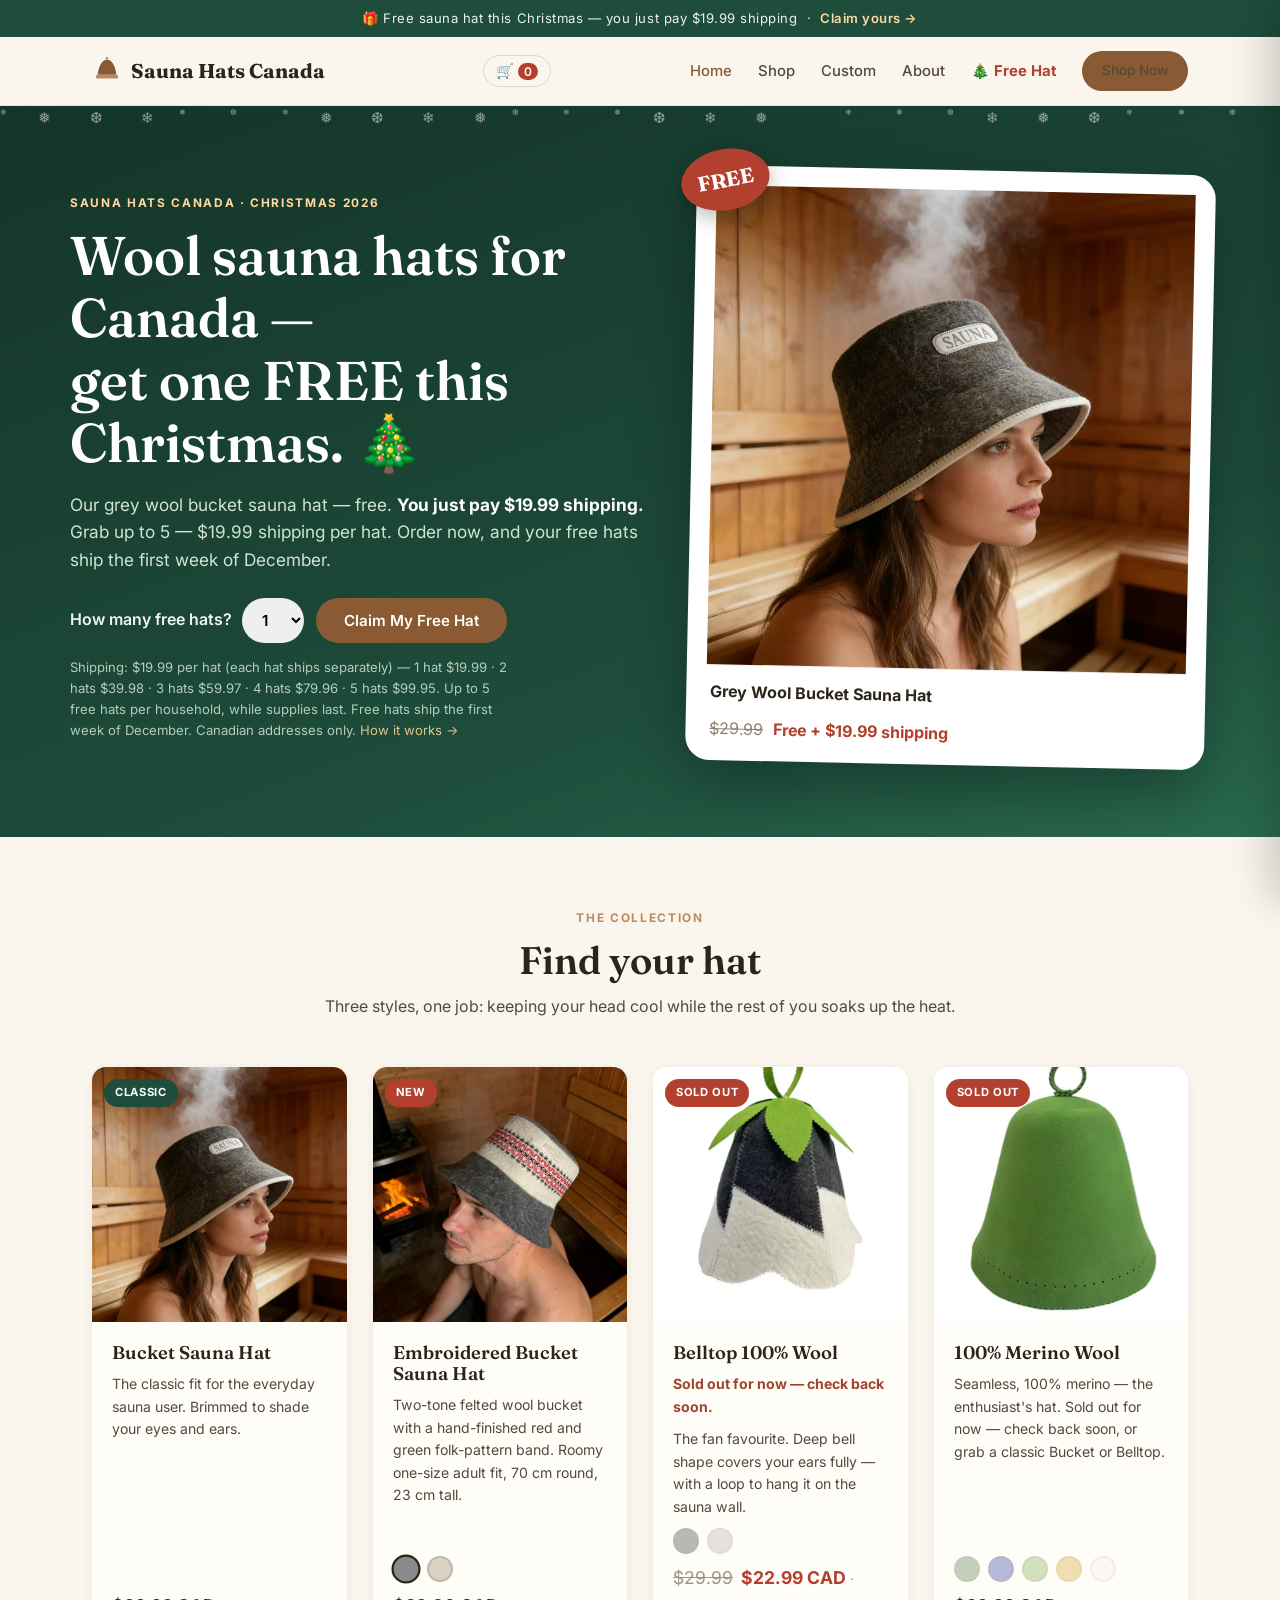
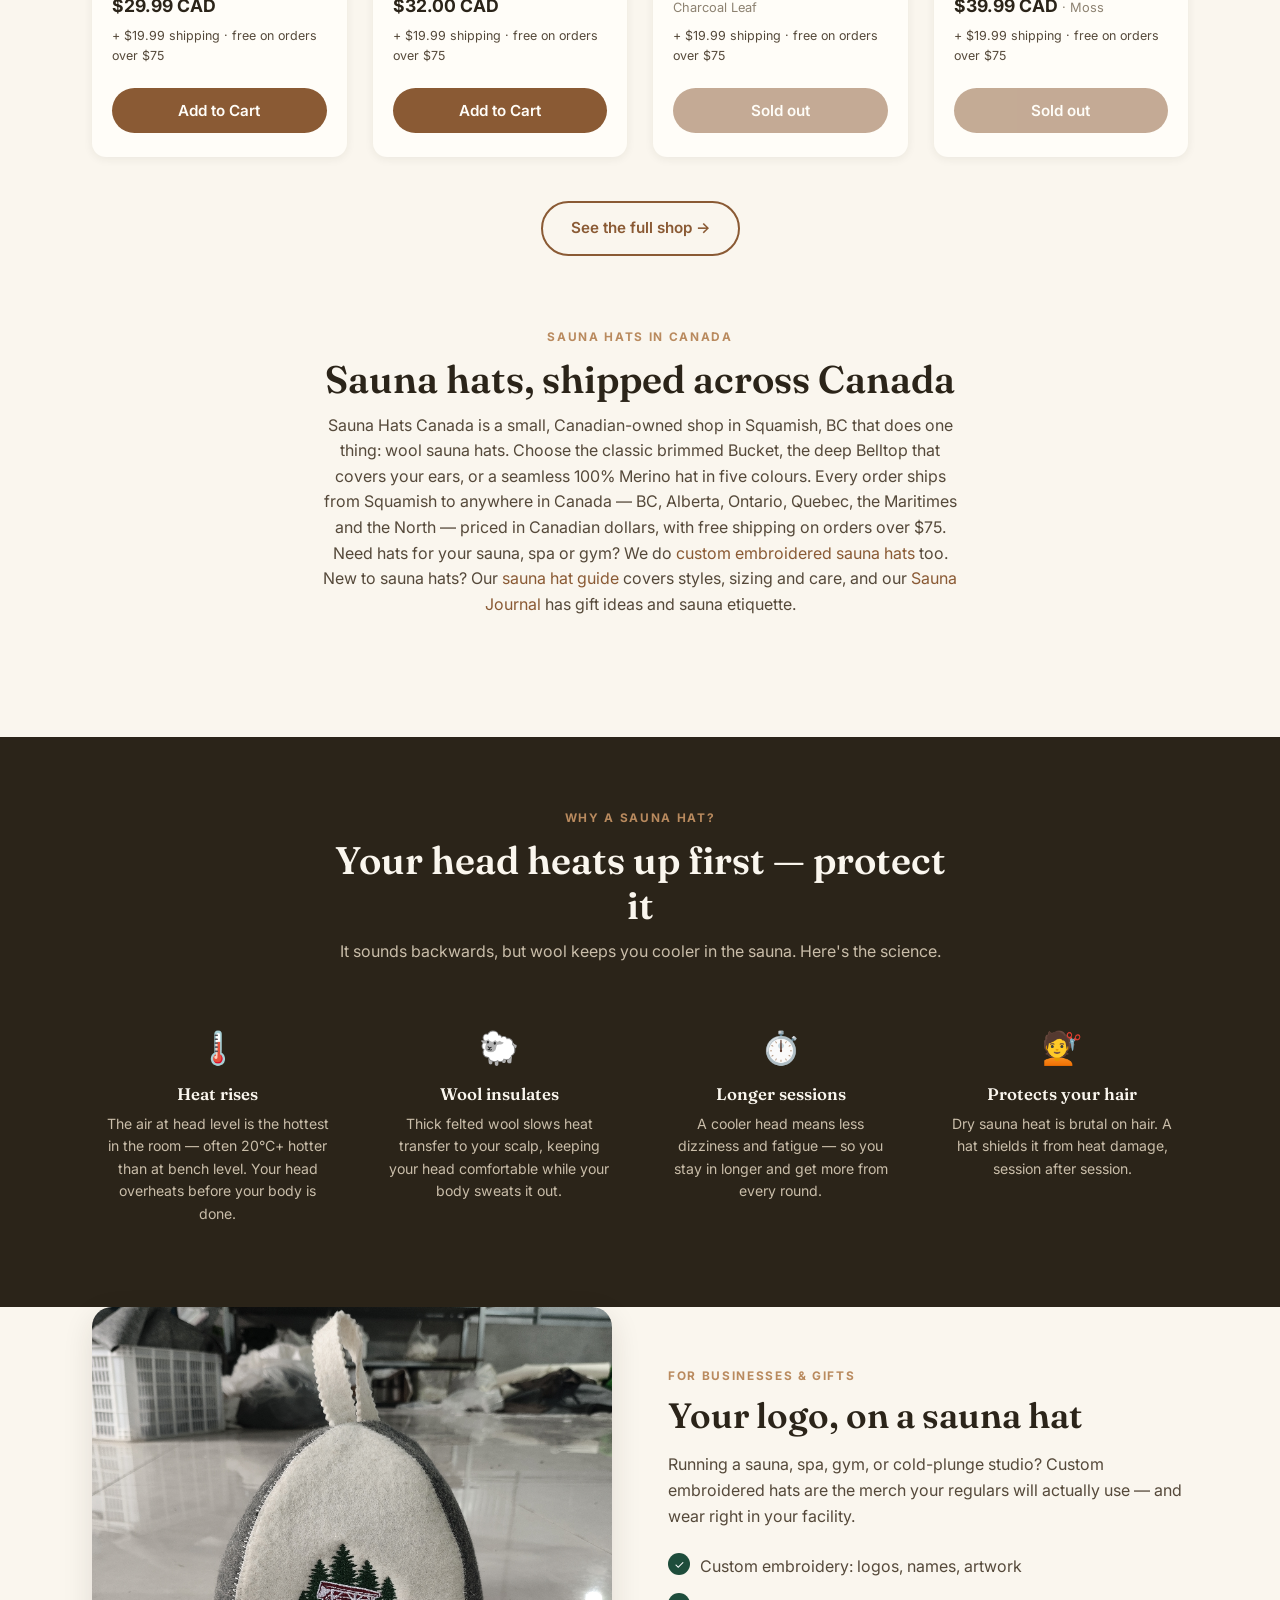
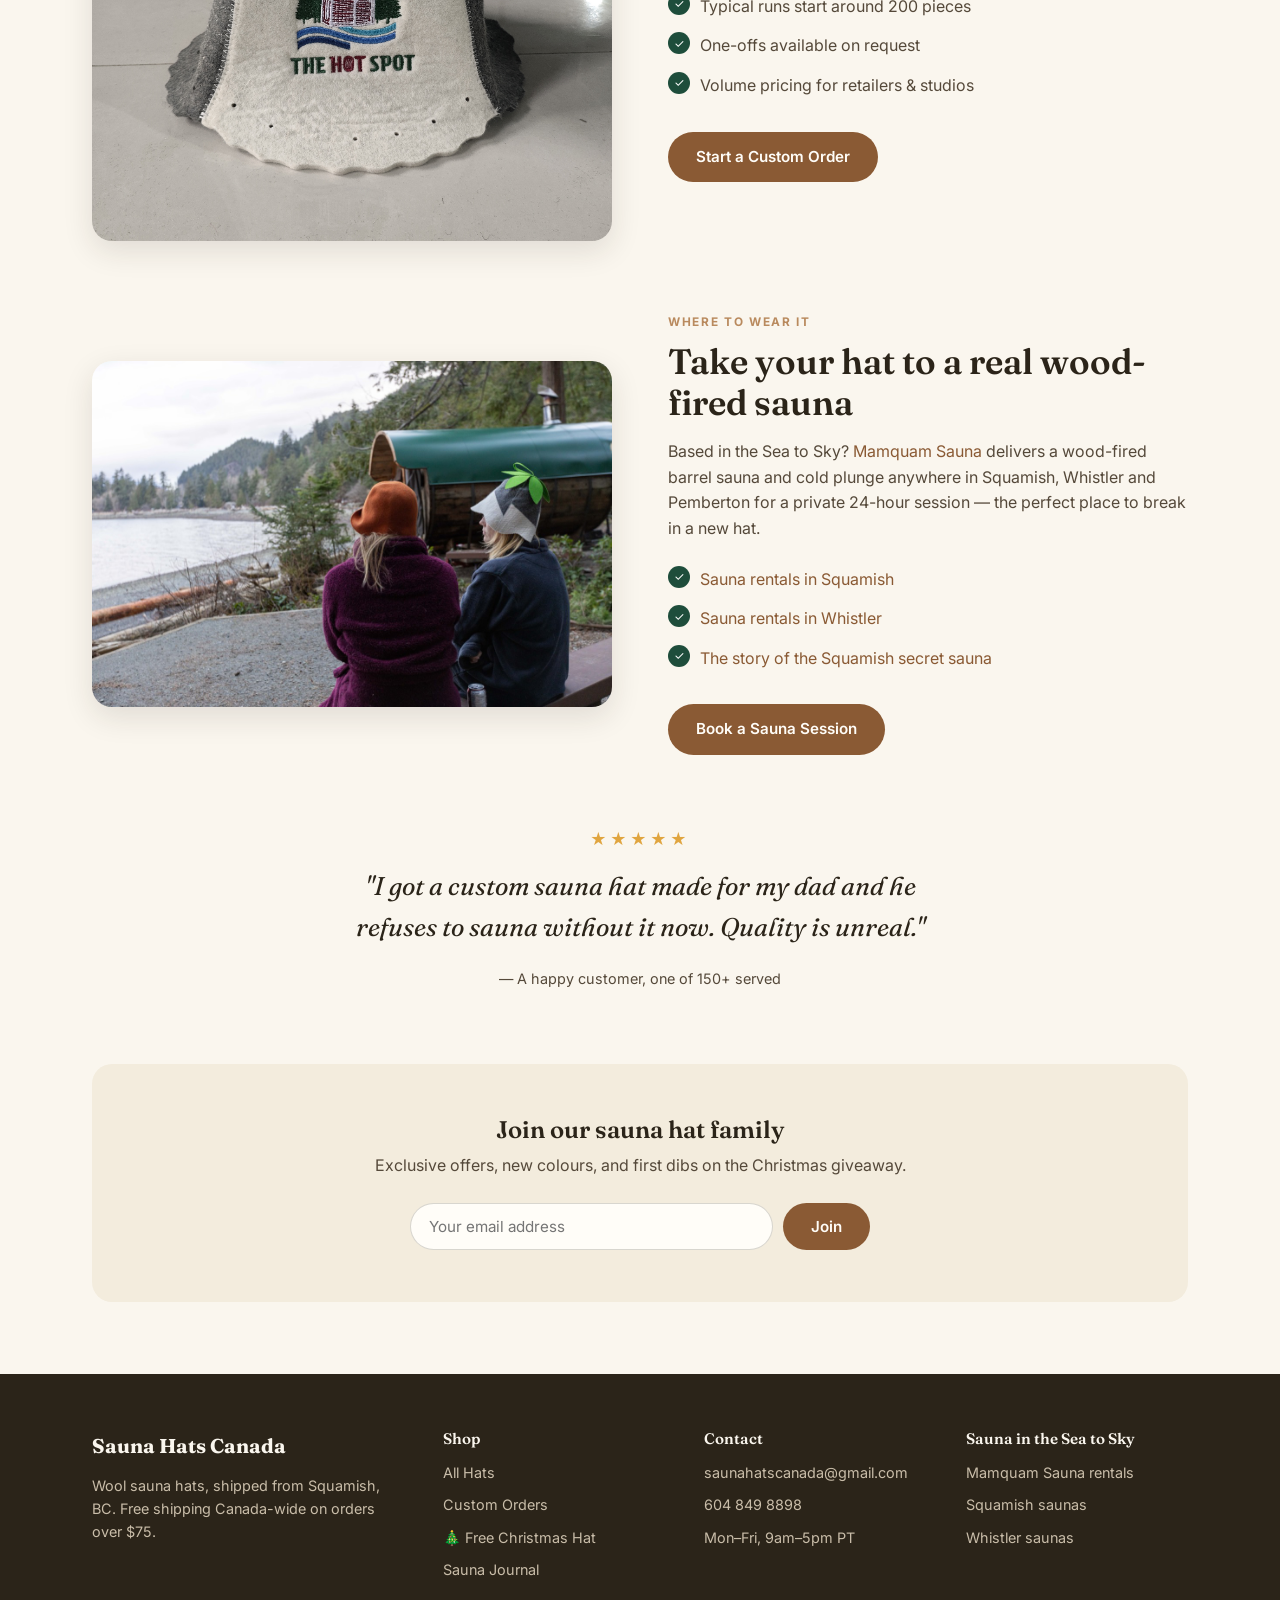
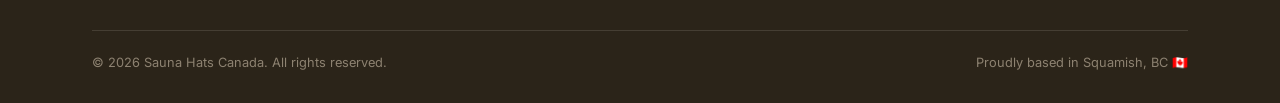
<file: index.html>
<!DOCTYPE html>
<html lang="en">
<head>
<meta charset="UTF-8">
<meta name="viewport" content="width=device-width, initial-scale=1.0">
<title>Sauna Hats Canada | Wool &amp; Merino Sauna Hats, Shipped Canada-Wide</title>
<meta name="description" content="Sauna Hats Canada sells wool and merino sauna hats — bucket, belltop and seamless merino styles — shipped Canada-wide from Squamish, BC. Free shipping over $75, plus a free hat this Christmas.">
<link rel="canonical" href="https://saunahatcanada.com/">
<link rel="icon" href="favicon.svg" type="image/svg+xml">
<meta property="og:title" content="Sauna Hats Canada — Wool Sauna Hats, Shipped Canada-Wide">
<meta property="og:description" content="Wool and merino sauna hats shipped across Canada from Squamish, BC — plus a free grey wool sauna hat this Christmas.">
<meta property="og:image" content="https://saunahatcanada.com/img/free-sauna-hat.jpg">
<meta property="og:url" content="https://saunahatcanada.com/">
<link rel="preconnect" href="https://fonts.googleapis.com">
<link rel="preconnect" href="https://fonts.gstatic.com" crossorigin>
<link href="https://fonts.googleapis.com/css2?family=Fraunces:ital,wght@0,500;0,600;0,700;1,500&family=Inter:wght@400;500;600;700&display=swap" rel="stylesheet">
<link rel="stylesheet" href="css/style.css">
<script type="application/ld+json">
{
  "@context": "https://schema.org",
  "@type": "OnlineStore",
  "name": "Sauna Hats Canada",
  "url": "https://saunahatcanada.com",
  "email": "saunahatscanada@gmail.com",
  "telephone": "+1-604-849-8898",
  "address": { "@type": "PostalAddress", "addressLocality": "Squamish", "addressRegion": "BC", "addressCountry": "CA" },
  "description": "Wool sauna hats shipped Canada-wide from Squamish, BC."
}
</script>
<script type="application/ld+json">
{
  "@context": "https://schema.org",
  "@type": "ItemList",
  "itemListElement": [
    { "@type": "Product", "position": 1, "name": "Bucket Sauna Hat", "brand": "Sauna Hats Canada", "url": "https://saunahatcanada.com/shop.html", "image": "https://saunahatcanada.com/img/free-sauna-hat.jpg", "description": "Classic wool bucket sauna hat, one-size adult fit.", "offers": { "@type": "Offer", "price": "29.99", "priceCurrency": "CAD", "availability": "https://schema.org/InStock" } },
    { "@type": "Product", "position": 2, "name": "Belltop 100% Wool Sauna Hat", "brand": "Sauna Hats Canada", "url": "https://saunahatcanada.com/shop.html", "image": "https://saunahatcanada.com/img/belltop-100-wool-sauna-hat-1.png", "description": "Deep bell-shaped 100% wool sauna hat with hanging loop.", "offers": { "@type": "Offer", "price": "22.99", "priceCurrency": "CAD", "availability": "https://schema.org/OutOfStock" } },
    { "@type": "Product", "position": 3, "name": "100% Merino Wool Sauna Hat", "brand": "Sauna Hats Canada", "url": "https://saunahatcanada.com/shop.html", "image": "https://saunahatcanada.com/img/100-merino-wool-sauna-hats-1.png", "description": "Seamless merino wool sauna hat in five colours.", "offers": { "@type": "Offer", "price": "39.99", "priceCurrency": "CAD", "availability": "https://schema.org/OutOfStock" } }
  ]
}
</script>
</head>
<body>

<div class="announce">🎁 Free sauna hat this Christmas — you just pay $19.99 shipping &nbsp;·&nbsp; <a href="#top-claim">Claim yours →</a></div>

<header class="site">
  <nav class="nav">
    <a class="logo" href="index.html">
      <svg viewBox="0 0 32 32" fill="none"><path d="M16 4C10 4 7 12 6 20h20c-1-8-4-16-10-16z" fill="#8a5a34"/><path d="M4 22c0-1.1.9-2 2-2h20a2 2 0 1 1 0 4H6a2 2 0 0 1-2-2z" fill="#b98a5e"/><path d="M14.5 2.5a1.5 1.5 0 0 1 3 0c0 .9-.7 1.5-1.5 1.5s-1.5-.6-1.5-1.5z" fill="#b98a5e"/></svg>
      Sauna Hats Canada
    </a>
    <button class="hamburger" aria-label="Menu">☰</button>
    <ul class="nav-links">
      <li><a href="index.html" class="active">Home</a></li>
      <li><a href="shop.html">Shop</a></li>
      <li><a href="custom.html">Custom</a></li>
      <li><a href="about.html">About</a></li>
      <li><a href="christmas.html" class="xmas">🎄 Free Hat</a></li>
      <li><a href="shop.html" class="btn small">Shop Now</a></li>
    </ul>
  </nav>
</header>

<div class="xmas-hero home-xmas" id="top-claim">
  <div class="snow"></div>
  <div class="wrap hero-grid">
    <div>
      <span class="eyebrow">Sauna Hats Canada · Christmas 2026</span>
      <h1>Wool sauna hats for Canada —<br>get one FREE this Christmas. 🎄</h1>
      <p>Our grey wool bucket sauna hat — free. <strong>You just pay $19.99 shipping.</strong> Grab up to 5 — $19.99 shipping per hat. Order now, and your free hats ship the first week of December.</p>
      <div class="xmas-claim">
        <label>How many free hats?
          <select aria-label="Number of free hats"><option>1</option><option>2</option><option>3</option><option>4</option><option>5</option></select>
        </label>
        <button class="btn" type="button" onclick="addXmas(this)">Claim My Free Hat</button>
      </div>
      <p class="xmas-fine">Shipping: $19.99 per hat (each hat ships separately) — 1 hat $19.99 · 2 hats $39.98 · 3 hats $59.97 · 4 hats $79.96 · 5 hats $99.95. Up to 5 free hats per household, while supplies last. Free hats ship the first week of December. Canadian addresses only. <a href="christmas.html">How it works →</a></p>
    </div>
    <div class="free-hat">
      <span class="free-tag">FREE</span>
      <img src="img/free-sauna-hat.jpg" alt="Grey wool bucket sauna hat with SAUNA patch — the free Christmas hat" width="800" height="800">
      <div class="free-hat-caption"><strong>Grey Wool Bucket Sauna Hat</strong><span><s>$29.99</s> Free + $19.99 shipping</span></div>
    </div>
  </div>
</div>

<section>
  <div class="wrap">
    <div class="section-head">
      <span class="eyebrow">The Collection</span>
      <h2>Find your hat</h2>
      <p>Three styles, one job: keeping your head cool while the rest of you soaks up the heat.</p>
    </div>
    <div class="grid">
      <div class="card" data-product="bucket">
        <div class="thumb"><span class="badge best">Classic</span><img src="img/free-sauna-hat.jpg" alt="Grey wool bucket sauna hat with SAUNA patch"></div>
        <div class="card-body">
          <h3>Bucket Sauna Hat</h3>
          <p class="desc">The classic fit for the everyday sauna user. Brimmed to shade your eyes and ears.</p>
          <div class="price">$29.99 CAD</div>
          <div class="ship-note">+ $19.99 shipping · free on orders over $75</div>
          <button class="btn" onclick="buy('bucket')">Add to Cart</button>
        </div>
      </div>
      <div class="card" data-product="embroidered">
        <div class="thumb"><span class="badge">New</span><img src="img/embroidered-bucket-sauna-hat-1.jpg" alt="Embroidered grey and white wool bucket sauna hat with red folk band" width="800" height="800"></div>
        <div class="card-body">
          <h3>Embroidered Bucket Sauna Hat</h3>
          <p class="desc">Two-tone felted wool bucket with a hand-finished red and green folk-pattern band. Roomy one-size adult fit, 70&nbsp;cm round, 23&nbsp;cm tall.</p>
          <div class="swatches">
            <button class="swatch on" style="background:#8a8a8a" onclick="this.parentNode.querySelectorAll('.swatch').forEach(s=>s.classList.remove('on'));this.classList.add('on');this.closest('.card').querySelector('.thumb img').src='img/embroidered-bucket-sauna-hat-1.jpg'" aria-label="Photo 1"></button>
            <button class="swatch" style="background:#d9d2c3" onclick="this.parentNode.querySelectorAll('.swatch').forEach(s=>s.classList.remove('on'));this.classList.add('on');this.closest('.card').querySelector('.thumb img').src='img/embroidered-bucket-sauna-hat-2.jpg'" aria-label="Photo 2"></button>
          </div>
          <div class="price">$32.00 CAD</div>
          <div class="ship-note">+ $19.99 shipping · free on orders over $75</div>
          <button class="btn" onclick="addToCart('embroidered','Embroidered')">Add to Cart</button>
        </div>
      </div>
      <div class="card" data-product="belltop">
        <div class="thumb"><span class="badge">Sold out</span><img src="img/belltop-100-wool-sauna-hat-1.png" alt="Two-tone wool belltop sauna hat with leaf detail"></div>
        <div class="card-body">
          <h3>Belltop 100% Wool</h3>
          <p class="desc" style="color:#a0442c"><b>Sold out for now — check back soon.</b></p>
          <p class="desc">The fan favourite. Deep bell shape covers your ears fully — with a loop to hang it on the sauna wall.</p>
          <div class="swatches">
            <button class="swatch soldout" disabled title="Sold out" style="background:#3a3a38" data-name="Charcoal Leaf" data-img="img/belltop-100-wool-sauna-hat-1.png" aria-label="Charcoal with leaf"></button>
            <button class="swatch soldout" disabled title="Sold out" style="background:#b9b3a6" data-name="Stone" data-img="img/belltop-100-wool-sauna-hat-2.png" aria-label="Stone two-tone"></button>
          </div>
          <div class="price"><s>$29.99</s><span class="sale">$22.99 CAD</span> <span style="font-size:.8rem;color:#8d8271;font-weight:400">· <span data-color-for="belltop">Charcoal Leaf</span></span></div>
          <div class="ship-note">+ $19.99 shipping · free on orders over $75</div>
          <button class="btn" disabled style="opacity:.5;cursor:not-allowed">Sold out</button>
        </div>
      </div>
      <div class="card" data-product="merino">
        <div class="thumb"><span class="badge">Sold out</span><img src="img/100-merino-wool-sauna-hats-3.png" alt="Merino wool sauna hat in moss green"></div>
        <div class="card-body">
          <h3>100% Merino Wool</h3>
          <p class="desc">Seamless, 100% merino — the enthusiast's hat. Sold out for now — check back soon, or grab a classic Bucket or Belltop.</p>
          <div class="swatches">
            <button class="swatch soldout" style="background:#5a7a4a" data-name="Forest" disabled title="Sold out" data-img="img/100-merino-wool-sauna-hats-1.png" aria-label="Forest green"></button>
            <button class="swatch soldout" style="background:#2e3f9e" data-name="Royal Blue" disabled title="Sold out" data-img="img/100-merino-wool-sauna-hats-2.png" aria-label="Royal blue"></button>
            <button class="swatch soldout" style="background:#7fae52" data-name="Moss" disabled title="Sold out" data-img="img/100-merino-wool-sauna-hats-3.png" aria-label="Moss green"></button>
            <button class="swatch soldout" style="background:#d8a62e" data-name="Mustard" disabled title="Sold out" data-img="img/100-merino-wool-sauna-hats-4.png" aria-label="Mustard yellow"></button>
            <button class="swatch soldout" style="background:#f3efe4" data-name="Natural White" disabled title="Sold out" data-img="img/100-merino-wool-sauna-hats-5.png" aria-label="Natural white"></button>
          </div>
          <div class="price">$39.99 CAD <span style="font-size:.8rem;color:#8d8271;font-weight:400">· <span data-color-for="merino">Moss</span></span></div>
          <div class="ship-note">+ $19.99 shipping · free on orders over $75</div>
          <button class="btn" disabled style="opacity:.5;cursor:not-allowed">Sold out</button>
        </div>
      </div>
    </div>
    <p class="center mt-lg"><a href="shop.html" class="btn ghost">See the full shop →</a></p>
  </div>
</section>

<section style="padding-top:0">
  <div class="wrap">
    <div class="section-head">
      <span class="eyebrow">Sauna hats in Canada</span>
      <h2>Sauna hats, shipped across Canada</h2>
      <p>Sauna Hats Canada is a small, Canadian-owned shop in Squamish, BC that does one thing: wool sauna hats. Choose the classic brimmed Bucket, the deep Belltop that covers your ears, or a seamless 100% Merino hat in five colours. Every order ships from Squamish to anywhere in Canada &mdash; BC, Alberta, Ontario, Quebec, the Maritimes and the North &mdash; priced in Canadian dollars, with free shipping on orders over $75. Need hats for your sauna, spa or gym? We do <a href="custom.html">custom embroidered sauna hats</a> too. New to sauna hats? Our <a href="https://sauna-hat.ca/">sauna hat guide</a> covers styles, sizing and care, and our <a href="blog.html">Sauna Journal</a> has gift ideas and sauna etiquette.</p>
    </div>
  </div>
</section>

<section class="band">
  <div class="wrap">
    <div class="section-head">
      <span class="eyebrow">Why a sauna hat?</span>
      <h2>Your head heats up first — protect it</h2>
      <p>It sounds backwards, but wool keeps you cooler in the sauna. Here's the science.</p>
    </div>
    <div class="why-grid">
      <div class="why"><div class="ico">🌡️</div><h3>Heat rises</h3><p>The air at head level is the hottest in the room — often 20°C+ hotter than at bench level. Your head overheats before your body is done.</p></div>
      <div class="why"><div class="ico">🐑</div><h3>Wool insulates</h3><p>Thick felted wool slows heat transfer to your scalp, keeping your head comfortable while your body sweats it out.</p></div>
      <div class="why"><div class="ico">⏱️</div><h3>Longer sessions</h3><p>A cooler head means less dizziness and fatigue — so you stay in longer and get more from every round.</p></div>
      <div class="why"><div class="ico">💇</div><h3>Protects your hair</h3><p>Dry sauna heat is brutal on hair. A hat shields it from heat damage, session after session.</p></div>
    </div>
  </div>
</section>

<section style="padding-top:0">
  <div class="wrap feature-row">
    <div class="fr-img"><img src="img/custom-sauna-hats-1.png" alt="Custom embroidered sauna hat with The Hot Spot logo"></div>
    <div>
      <span class="eyebrow">For businesses &amp; gifts</span>
      <h2>Your logo, on a sauna hat</h2>
      <p>Running a sauna, spa, gym, or cold-plunge studio? Custom embroidered hats are the merch your regulars will actually use — and wear right in your facility.</p>
      <ul class="checklist">
        <li>Custom embroidery: logos, names, artwork</li>
        <li>Typical runs start around 200 pieces</li>
        <li>One-offs available on request</li>
        <li>Volume pricing for retailers &amp; studios</li>
      </ul>
      <a href="custom.html" class="btn">Start a Custom Order</a>
    </div>
  </div>
</section>

<section style="padding-top:0">
  <div class="wrap feature-row">
    <div class="fr-img"><img src="img/sauna-hats-at-the-sauna.jpg" alt="Two friends in felt sauna hats cooling down beside a wood-fired barrel sauna by the water" loading="lazy"></div>
    <div>
      <span class="eyebrow">Where to wear it</span>
      <h2>Take your hat to a real wood-fired sauna</h2>
      <p>Based in the Sea to Sky? <a href="https://www.mamquamsauna.com/">Mamquam Sauna</a> delivers a wood-fired barrel sauna and cold plunge anywhere in Squamish, Whistler and Pemberton for a private 24-hour session &mdash; the perfect place to break in a new hat.</p>
      <ul class="checklist">
        <li><a href="https://www.saunasquamish.com/">Sauna rentals in Squamish</a></li>
        <li><a href="https://www.saunawhistler.com/">Sauna rentals in Whistler</a></li>
        <li><a href="https://www.saunasquamish.com/mamquam-sauna.html">The story of the Squamish secret sauna</a></li>
      </ul>
      <a href="https://www.mamquamsauna.com/" class="btn">Book a Sauna Session</a>
    </div>
  </div>
</section>

<section style="padding-top:0">
  <div class="wrap quote">
    <div class="stars">★★★★★</div>
    <blockquote>"I got a custom sauna hat made for my dad and he refuses to sauna without it now. Quality is unreal."</blockquote>
    <cite>— A happy customer, one of 150+ served</cite>
  </div>
</section>

<section style="padding-top:0">
  <div class="wrap">
    <div class="newsletter">
      <h2>Join our sauna hat family</h2>
      <p>Exclusive offers, new colours, and first dibs on the Christmas giveaway.</p>
      <form class="nl-form" action="https://formsubmit.co/saunahatscanada@gmail.com" method="POST">
        <input type="hidden" name="_subject" value="Newsletter signup — saunahatcanada.com">
        <input type="hidden" name="_next" value="https://saunahatcanada.com/thanks.html">
        <input type="hidden" name="_captcha" value="false">
        <input type="email" name="email" placeholder="Your email address" required>
        <button class="btn" type="submit">Join</button>
      </form>
    </div>
  </div>
</section>

<footer class="site">
  <div class="wrap">
    <div class="foot-grid">
      <div>
        <div class="logo">Sauna Hats Canada</div>
        <p>Wool sauna hats, shipped from Squamish, BC. Free shipping Canada-wide on orders over $75.</p>
      </div>
      <div>
        <h4>Shop</h4>
        <ul>
          <li><a href="shop.html">All Hats</a></li>
          <li><a href="custom.html">Custom Orders</a></li>
          <li><a href="christmas.html">🎄 Free Christmas Hat</a></li>
          <li><a href="blog.html">Sauna Journal</a></li>
        </ul>
      </div>
      <div>
        <h4>Contact</h4>
        <ul>
          <li><a href="mailto:saunahatscanada@gmail.com">saunahatscanada@gmail.com</a></li>
          <li><a href="tel:+16048498898">604 849 8898</a></li>
          <li>Mon–Fri, 9am–5pm PT</li>
        </ul>
      </div>
      <div>
        <h4>Sauna in the Sea to Sky</h4>
        <ul>
          <li><a href="https://www.mamquamsauna.com/">Mamquam Sauna rentals</a></li>
          <li><a href="https://www.saunasquamish.com/">Squamish saunas</a></li>
          <li><a href="https://www.saunawhistler.com/">Whistler saunas</a></li>
        </ul>
      </div>
    </div>
    <div class="foot-bottom">
      <span>© 2026 Sauna Hats Canada. All rights reserved.</span>
      <span>Proudly based in Squamish, BC 🇨🇦</span>
    </div>
  </div>
</footer>

<script src="js/store.js"></script>
<!-- Cloudflare Web Analytics --><script defer src='https://static.cloudflareinsights.com/beacon.min.js' data-cf-beacon='{"token": "0a8b123f1d8044868eba831f02823bea"}'></script><!-- End Cloudflare Web Analytics -->
</body>
</html>
</file>
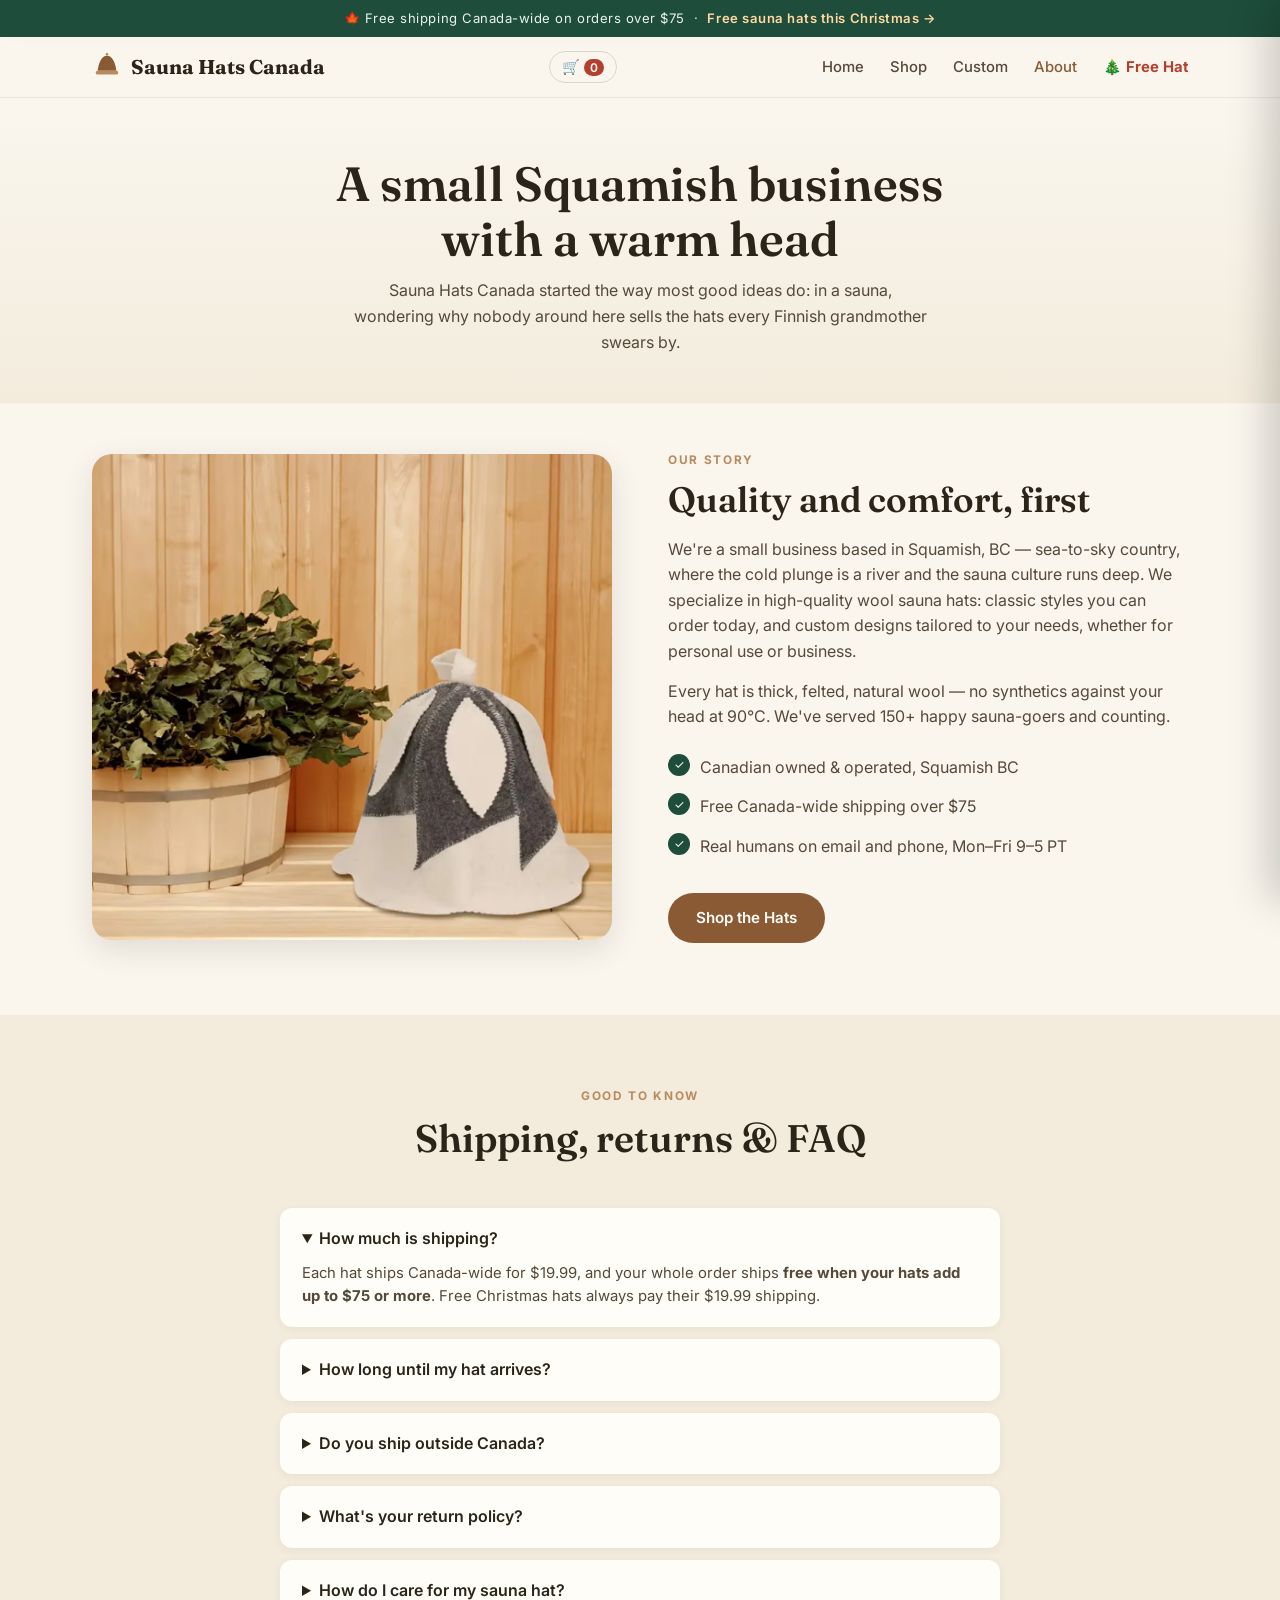
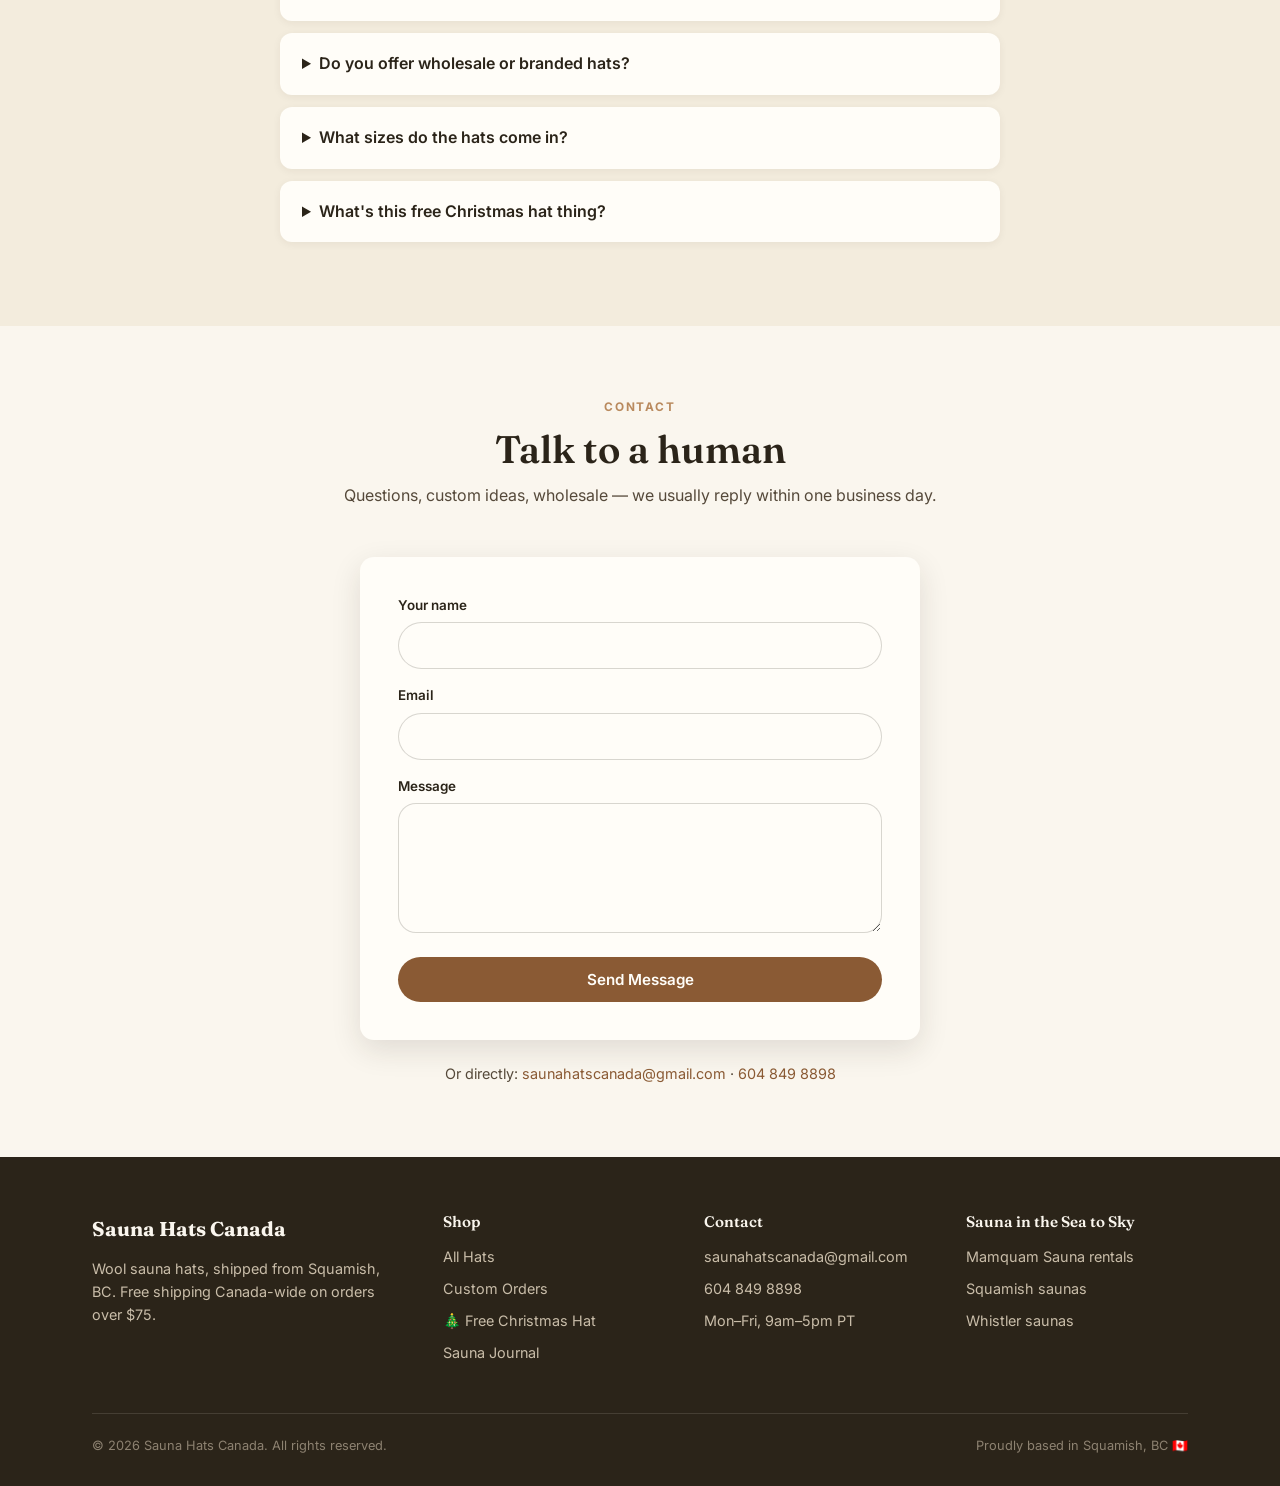
<file: about.html>
<!DOCTYPE html>
<html lang="en">
<head>
<meta charset="UTF-8">
<meta name="viewport" content="width=device-width, initial-scale=1.0">
<title>About Us — Shipping, Returns &amp; FAQ | Sauna Hats Canada</title>
<meta name="description" content="Sauna Hats Canada is a small Squamish, BC business selling quality wool sauna hats. Our story, shipping and returns info, hat care, and FAQ.">
<link rel="canonical" href="https://saunahatcanada.com/about.html">
<link rel="icon" href="favicon.svg" type="image/svg+xml">
<link rel="preconnect" href="https://fonts.googleapis.com">
<link rel="preconnect" href="https://fonts.gstatic.com" crossorigin>
<link href="https://fonts.googleapis.com/css2?family=Fraunces:ital,wght@0,500;0,600;0,700;1,500&family=Inter:wght@400;500;600;700&display=swap" rel="stylesheet">
<link rel="stylesheet" href="css/style.css">
<style>
.faq details { background: var(--white); border-radius: 12px; padding: 18px 22px; margin-bottom: 12px; box-shadow: 0 2px 8px rgba(43,36,25,.06); }
.faq summary { font-weight: 600; cursor: pointer; }
.faq p { margin-top: 10px; color: var(--char-soft); font-size: .93rem; }
</style>
</head>
<body>

<div class="announce">🍁 Free shipping Canada-wide on orders over $75 &nbsp;·&nbsp; <a href="christmas.html">Free sauna hats this Christmas →</a></div>

<header class="site">
  <nav class="nav">
    <a class="logo" href="index.html">
      <svg viewBox="0 0 32 32" fill="none"><path d="M16 4C10 4 7 12 6 20h20c-1-8-4-16-10-16z" fill="#8a5a34"/><path d="M4 22c0-1.1.9-2 2-2h20a2 2 0 1 1 0 4H6a2 2 0 0 1-2-2z" fill="#b98a5e"/><path d="M14.5 2.5a1.5 1.5 0 0 1 3 0c0 .9-.7 1.5-1.5 1.5s-1.5-.6-1.5-1.5z" fill="#b98a5e"/></svg>
      Sauna Hats Canada
    </a>
    <button class="hamburger" aria-label="Menu">☰</button>
    <ul class="nav-links">
      <li><a href="index.html">Home</a></li>
      <li><a href="shop.html">Shop</a></li>
      <li><a href="custom.html">Custom</a></li>
      <li><a href="about.html" class="active">About</a></li>
      <li><a href="christmas.html" class="xmas">🎄 Free Hat</a></li>
    </ul>
  </nav>
</header>

<div class="page-hero">
  <h1>A small Squamish business<br>with a warm head</h1>
  <p>Sauna Hats Canada started the way most good ideas do: in a sauna, wondering why nobody around here sells the hats every Finnish grandmother swears by.</p>
</div>

<section style="padding-top:48px">
  <div class="wrap feature-row">
    <div class="fr-img"><img src="img/hero-2.png" alt="Wool sauna hat on a cedar sauna bench beside a birch whisk"></div>
    <div>
      <span class="eyebrow">Our story</span>
      <h2>Quality and comfort, first</h2>
      <p>We're a small business based in Squamish, BC — sea-to-sky country, where the cold plunge is a river and the sauna culture runs deep. We specialize in high-quality wool sauna hats: classic styles you can order today, and custom designs tailored to your needs, whether for personal use or business.</p>
      <p>Every hat is thick, felted, natural wool — no synthetics against your head at 90°C. We've served 150+ happy sauna-goers and counting.</p>
      <ul class="checklist">
        <li>Canadian owned &amp; operated, Squamish BC</li>
        <li>Free Canada-wide shipping over $75</li>
        <li>Real humans on email and phone, Mon–Fri 9–5 PT</li>
      </ul>
      <a href="shop.html" class="btn">Shop the Hats</a>
    </div>
  </div>
</section>

<section style="background:var(--cream-2)" id="faq">
  <div class="wrap">
    <div class="section-head">
      <span class="eyebrow">Good to know</span>
      <h2>Shipping, returns &amp; FAQ</h2>
    </div>
    <div class="faq" style="max-width:720px;margin:0 auto">
      <details open><summary>How much is shipping?</summary><p>Each hat ships Canada-wide for $19.99, and your whole order ships <b>free when your hats add up to $75 or more</b>. Free Christmas hats always pay their $19.99 shipping.</p></details>
      <details><summary>How long until my hat arrives?</summary><p>In-stock hats typically ship within 1–3 business days and arrive within about a week, depending on your location. Custom and embroidered orders take roughly 1–2 weeks to make before they ship.</p></details>
      <details><summary>Do you ship outside Canada?</summary><p>We focus on Canada-wide shipping. If you're outside Canada and would like a hat, email us at saunahatscanada@gmail.com and we'll see what we can do.</p></details>
      <details><summary>What's your return policy?</summary><p>If something isn't right, contact us within 30 days of delivery. Unworn, unwashed hats in original condition can be returned or exchanged. Custom/personalised items can't be returned unless there's a defect.</p></details>
      <details><summary>How do I care for my sauna hat?</summary><p>Hand wash in cold water with mild soap, gently reshape, and lay flat to air dry. Avoid wringing, hot water, and the dryer — wool felt likes to be treated gently and will last for years.</p></details>
      <details><summary>Do you offer wholesale or branded hats?</summary><p>Yes! We make branded hats for spas, gyms and sauna businesses. Typical custom runs start around 200 pieces, with smaller runs and one-offs on request. See our <a href="custom.html">Custom</a> page to request a quote.</p></details>
      <details><summary>What sizes do the hats come in?</summary><p>Our hats are a roomy one-size-fits-most adult fit (roughly 55–60&nbsp;cm). If you have a specific fit in mind, just ask and we'll advise.</p></details>
      <details><summary>What's this free Christmas hat thing?</summary><p>Exactly what it sounds like — we're giving away free sauna hats this Christmas, and you just pay the shipping. <a href="christmas.html">Order yours now</a> — free hats ship the first week of December, while supplies last.</p></details>
    </div>
  </div>
</section>

<section id="contact">
  <div class="wrap">
    <div class="section-head">
      <span class="eyebrow">Contact</span>
      <h2>Talk to a human</h2>
      <p>Questions, custom ideas, wholesale — we usually reply within one business day.</p>
    </div>
    <form class="form-card" action="https://formsubmit.co/saunahatscanada@gmail.com" method="POST">
      <input type="hidden" name="_subject" value="Contact form — saunahatcanada.com">
      <input type="hidden" name="_next" value="https://saunahatcanada.com/thanks.html">
      <input type="hidden" name="_captcha" value="false">
      <div class="field"><label for="name">Your name</label><input id="name" type="text" name="name" required></div>
      <div class="field"><label for="email">Email</label><input id="email" type="email" name="email" required></div>
      <div class="field"><label for="msg">Message</label><textarea id="msg" name="message" required></textarea></div>
      <button class="btn" type="submit" style="width:100%">Send Message</button>
    </form>
    <p class="center" style="margin-top:22px;color:var(--char-soft);font-size:.9rem">Or directly: <a href="mailto:saunahatscanada@gmail.com">saunahatscanada@gmail.com</a> · <a href="tel:+16048498898">604 849 8898</a></p>
  </div>
</section>

<footer class="site">
  <div class="wrap">
    <div class="foot-grid">
      <div>
        <div class="logo">Sauna Hats Canada</div>
        <p>Wool sauna hats, shipped from Squamish, BC. Free shipping Canada-wide on orders over $75.</p>
      </div>
      <div>
        <h4>Shop</h4>
        <ul>
          <li><a href="shop.html">All Hats</a></li>
          <li><a href="custom.html">Custom Orders</a></li>
          <li><a href="christmas.html">🎄 Free Christmas Hat</a></li>
          <li><a href="blog.html">Sauna Journal</a></li>
        </ul>
      </div>
      <div>
        <h4>Contact</h4>
        <ul>
          <li><a href="mailto:saunahatscanada@gmail.com">saunahatscanada@gmail.com</a></li>
          <li><a href="tel:+16048498898">604 849 8898</a></li>
          <li>Mon–Fri, 9am–5pm PT</li>
        </ul>
      </div>
      <div>
        <h4>Sauna in the Sea to Sky</h4>
        <ul>
          <li><a href="https://www.mamquamsauna.com/">Mamquam Sauna rentals</a></li>
          <li><a href="https://www.saunasquamish.com/">Squamish saunas</a></li>
          <li><a href="https://www.saunawhistler.com/">Whistler saunas</a></li>
        </ul>
      </div>
    </div>
    <div class="foot-bottom">
      <span>© 2026 Sauna Hats Canada. All rights reserved.</span>
      <span>Proudly based in Squamish, BC 🇨🇦</span>
    </div>
  </div>
</footer>

<script src="js/store.js"></script>
<!-- Cloudflare Web Analytics --><script defer src='https://static.cloudflareinsights.com/beacon.min.js' data-cf-beacon='{"token": "0a8b123f1d8044868eba831f02823bea"}'></script><!-- End Cloudflare Web Analytics -->
</body>
</html>
</file>
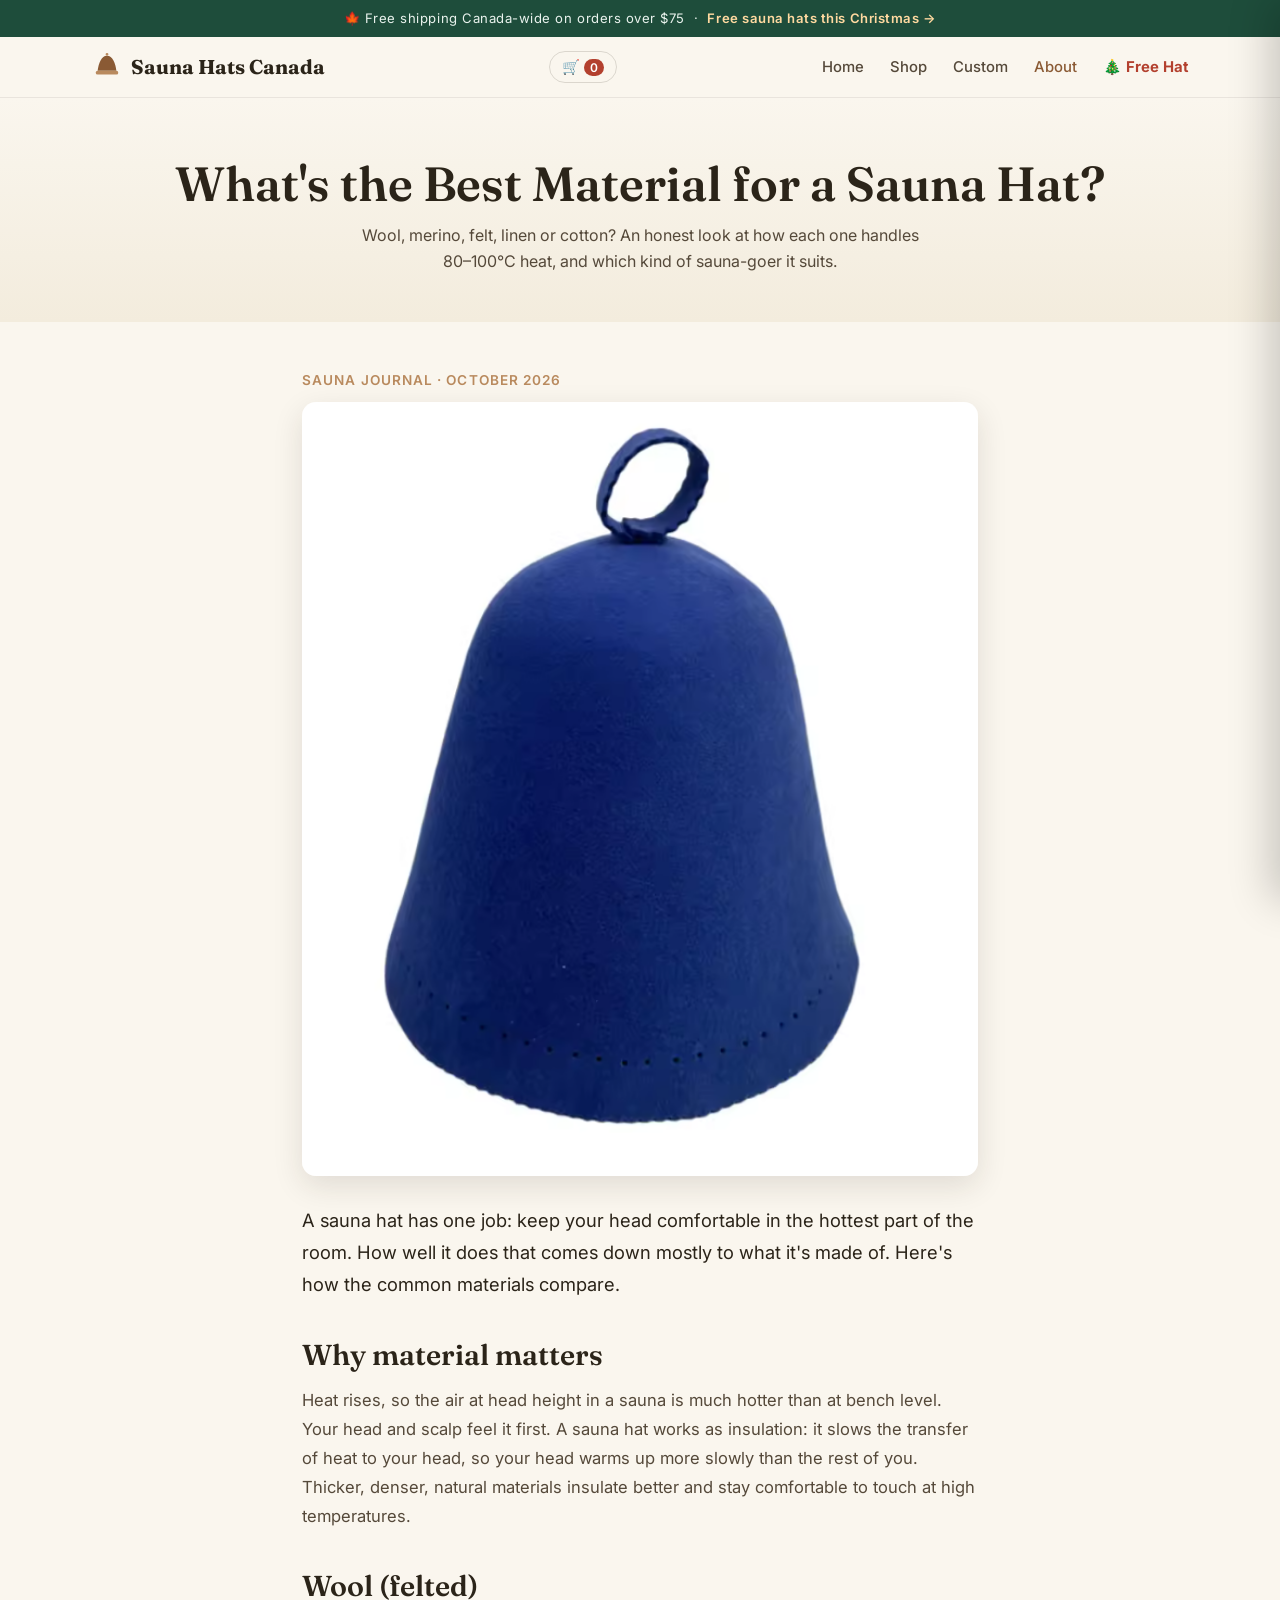
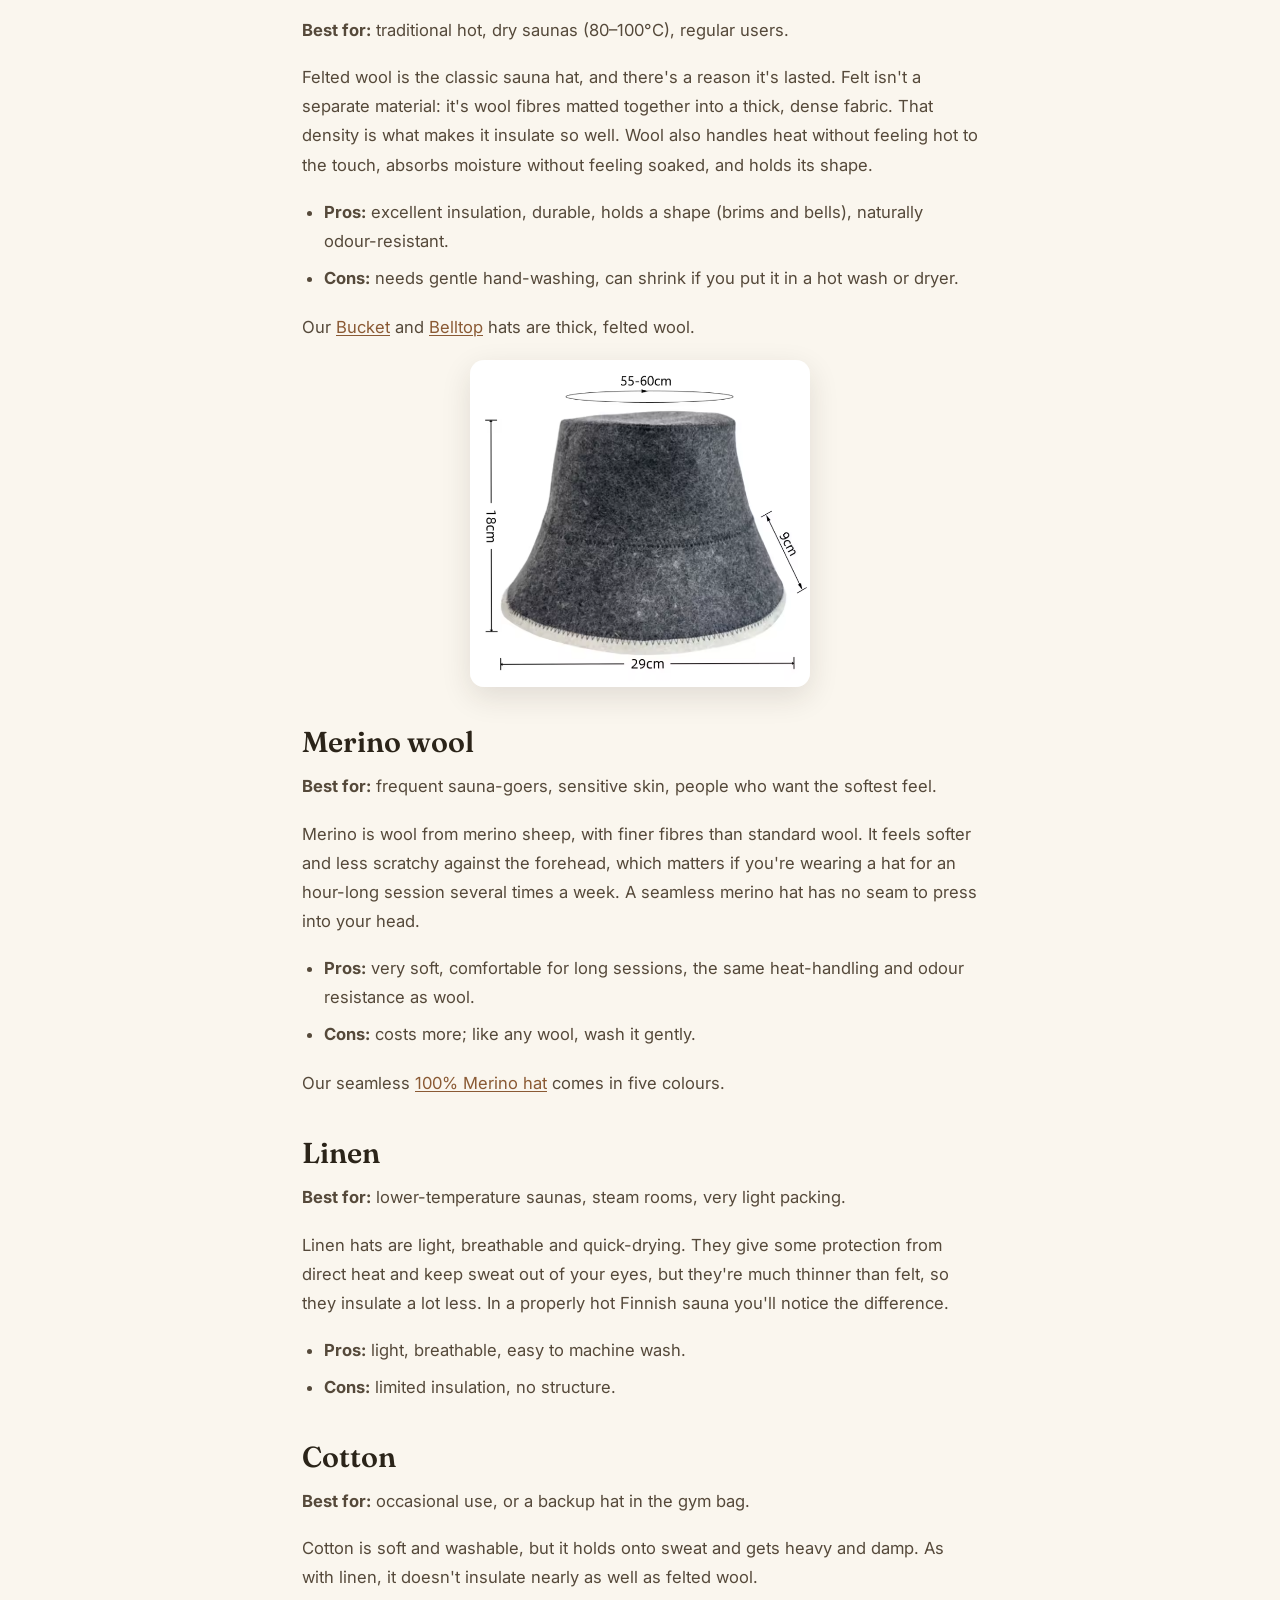
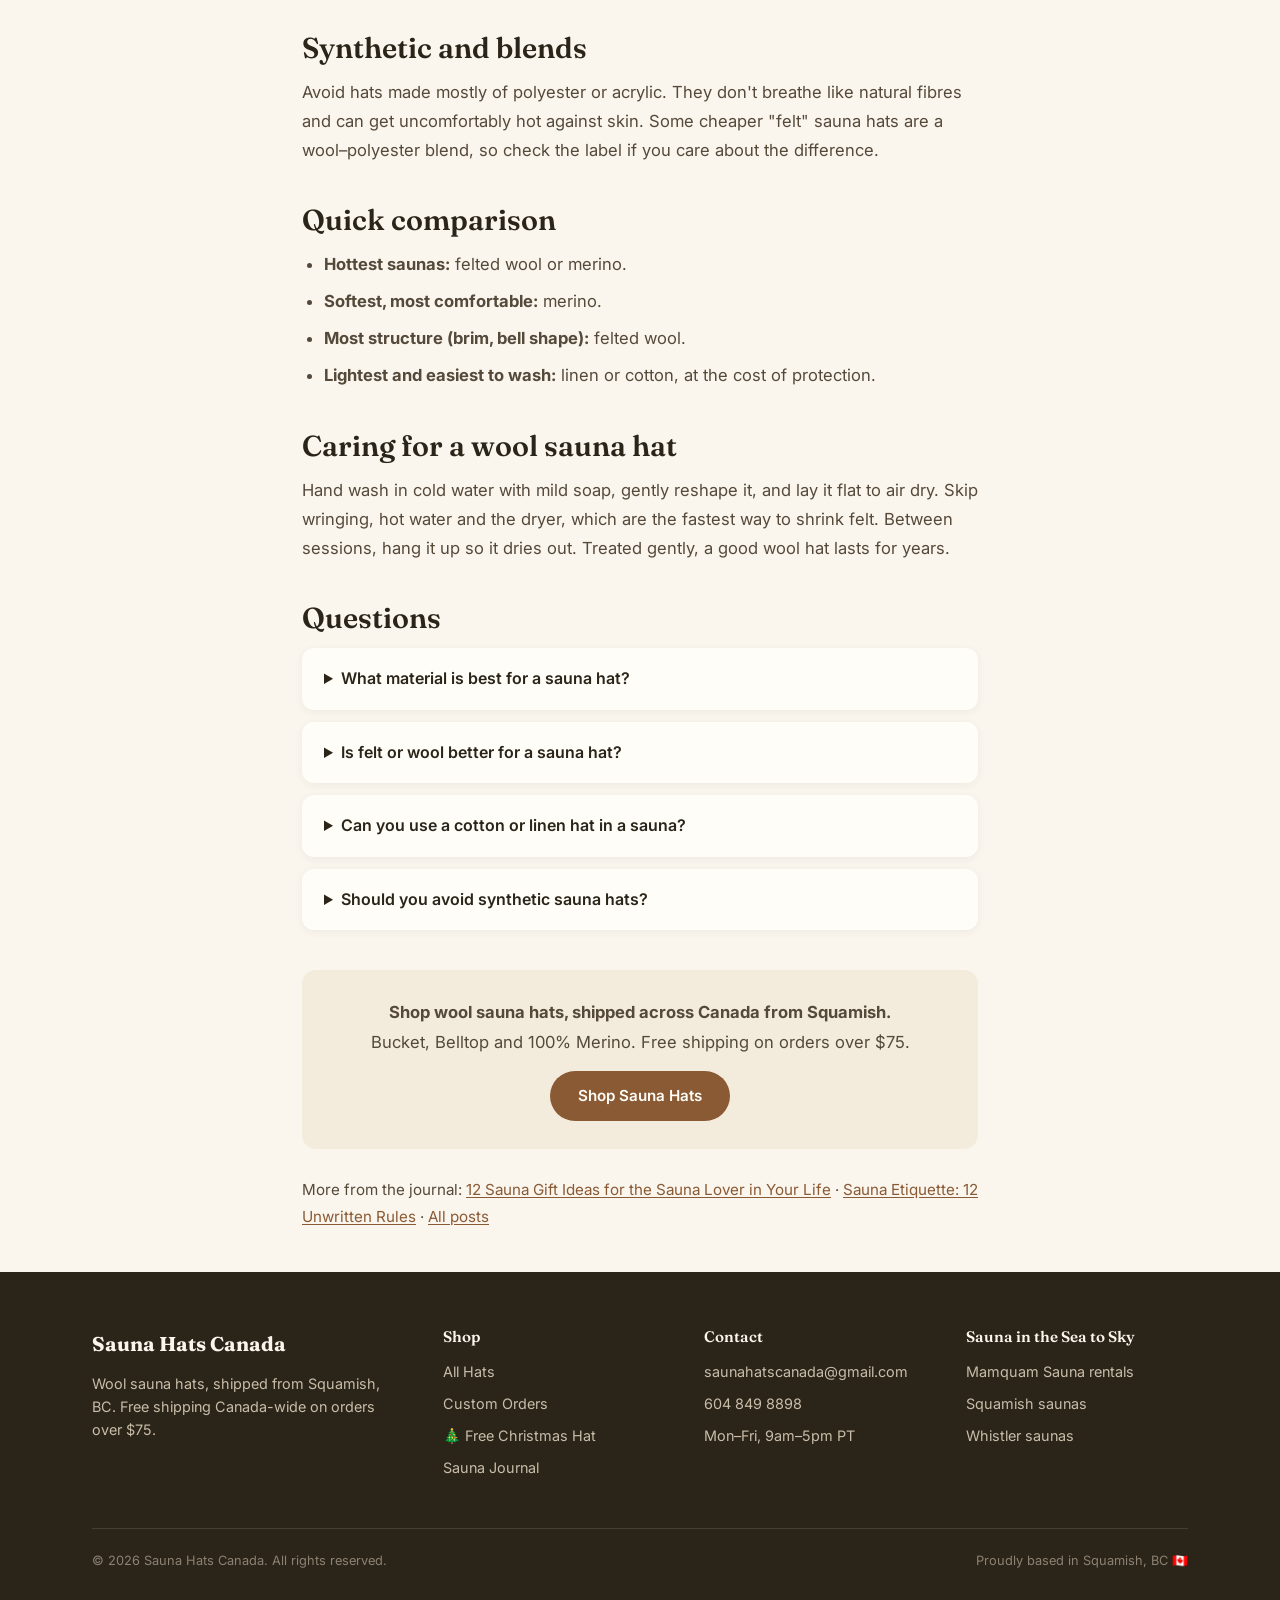
<file: best-sauna-hat-material.html>
<!DOCTYPE html>
<html lang="en">
<head>
<meta charset="UTF-8">
<meta name="viewport" content="width=device-width, initial-scale=1.0">
<title>Best Sauna Hat Material: Wool vs Merino vs Felt vs Linen vs Cotton</title>
<meta name="description" content="Which sauna hat material is best? We compare wool, merino, felt, linen and cotton sauna hats for heat protection, comfort, washing and durability, so you can pick the right one.">
<link rel="canonical" href="https://saunahatcanada.com/best-sauna-hat-material.html">
<link rel="icon" href="favicon.svg" type="image/svg+xml">
<link rel="preconnect" href="https://fonts.googleapis.com">
<link rel="preconnect" href="https://fonts.gstatic.com" crossorigin>
<link href="https://fonts.googleapis.com/css2?family=Fraunces:ital,wght@0,500;0,600;0,700;1,500&family=Inter:wght@400;500;600;700&display=swap" rel="stylesheet">
<link rel="stylesheet" href="css/style.css">
<style>
.faq details { background: var(--white); border-radius: 12px; padding: 18px 22px; margin-bottom: 12px; box-shadow: 0 2px 8px rgba(43,36,25,.06); }
.faq summary { font-weight: 600; cursor: pointer; }
.faq p { margin-top: 10px; color: var(--char-soft); font-size: .93rem; }
</style>
<style>
.post { max-width: 720px; margin: 0 auto; padding: 48px 22px 24px; }
.post p, .post li { color: var(--char-soft); font-size: 1.04rem; line-height: 1.75; }
.post p { margin-bottom: 18px; }
.post h2 { font-size: clamp(1.4rem, 3vw, 1.8rem); margin: 38px 0 14px; color: var(--char); }
.post h3 { font-size: 1.15rem; margin: 26px 0 8px; color: var(--char); }
.post ul, .post ol { margin: 0 0 20px 22px; }
.post li { margin-bottom: 8px; }
.post a { text-decoration: underline; text-underline-offset: 2px; }
.post img.prod { max-width: 340px; margin-left: auto; margin-right: auto; }
.post img { border-radius: var(--radius); margin: 10px 0 28px; box-shadow: var(--shadow); }
.post .lead { font-size: 1.15rem; color: var(--char); }
.post .note { background: var(--white); border-left: 4px solid var(--wood); border-radius: 10px; padding: 16px 20px; margin: 24px 0; }
.post-meta { color: var(--wood); font-size: .85rem; font-weight: 600; letter-spacing: .08em; text-transform: uppercase; margin-bottom: 10px; }
.post-cta { background: var(--cream-2); border-radius: var(--radius); padding: 28px; text-align: center; margin: 40px 0 10px; }
.post-cta p { margin-bottom: 14px; }
.post-cta .btn { text-decoration: none; }
.faq details { background: var(--white); border-radius: 12px; padding: 18px 22px; margin-bottom: 12px; box-shadow: 0 2px 8px rgba(43,36,25,.06); }
.faq summary { font-weight: 600; cursor: pointer; }
.faq details p { margin: 10px 0 0; font-size: .97rem; }
.post-list { display: grid; gap: 18px; }
.post-card { display: block; background: var(--white); border-radius: var(--radius); padding: 24px 26px; box-shadow: 0 2px 8px rgba(43,36,25,.06); text-decoration: none !important; }
.post-card h2 { margin: 0 0 8px; font-size: 1.3rem; }
.post-card p { margin: 0; }
</style>
<meta property="og:type" content="article">
<meta property="og:title" content="Best Sauna Hat Material: Wool vs Merino vs Felt vs Linen vs Cotton">
<meta property="og:description" content="Which sauna hat material is best? We compare wool, merino, felt, linen and cotton sauna hats for heat protection, comfort, washing and durability, so you can pick the right one.">
<meta property="og:url" content="https://saunahatcanada.com/best-sauna-hat-material.html">
<meta property="og:image" content="https://saunahatcanada.com/img/100-merino-wool-sauna-hats-2.png">
<script type="application/ld+json">
{
  "@context": "https://schema.org",
  "@type": "BlogPosting",
  "headline": "Best Sauna Hat Material: Wool vs Merino vs Felt vs Linen vs Cotton",
  "description": "Which sauna hat material is best? We compare wool, merino, felt, linen and cotton sauna hats for heat protection, comfort, washing and durability, so you can pick the right one.",
  "image": "https://saunahatcanada.com/img/100-merino-wool-sauna-hats-2.png",
  "datePublished": "2026-10-21",
  "dateModified": "2026-10-21",
  "author": {
    "@type": "Organization",
    "name": "Sauna Hats Canada"
  },
  "publisher": {
    "@type": "Organization",
    "name": "Sauna Hats Canada"
  },
  "mainEntityOfPage": "https://saunahatcanada.com/best-sauna-hat-material.html"
}
</script>
<script type="application/ld+json">
{
  "@context": "https://schema.org",
  "@type": "FAQPage",
  "mainEntity": [
    {
      "@type": "Question",
      "name": "What material is best for a sauna hat?",
      "acceptedAnswer": {
        "@type": "Answer",
        "text": "Natural wool, usually felted, is the best all-round material for a hot, dry sauna. It insulates well, handles high heat, and doesn't feel hot to the touch. Merino is a finer, softer wool for people who want more comfort."
      }
    },
    {
      "@type": "Question",
      "name": "Is felt or wool better for a sauna hat?",
      "acceptedAnswer": {
        "@type": "Answer",
        "text": "They're usually the same thing. Felt is a process, not a fibre: wool fibres are matted together with moisture, heat and agitation into a dense fabric. A good felted wool hat is the traditional sauna hat."
      }
    },
    {
      "@type": "Question",
      "name": "Can you use a cotton or linen hat in a sauna?",
      "acceptedAnswer": {
        "@type": "Answer",
        "text": "You can, and some people like them for lower-temperature or steamy saunas, but they're much thinner than felted wool so they insulate less. For a hot Finnish-style sauna, wool is the better choice."
      }
    },
    {
      "@type": "Question",
      "name": "Should you avoid synthetic sauna hats?",
      "acceptedAnswer": {
        "@type": "Answer",
        "text": "Yes. Polyester and acrylic can get uncomfortably hot against the skin and don't breathe like wool. Some cheap sauna hats are a wool–polyester blend; check the label."
      }
    }
  ]
}
</script>
</head>
<body>

<div class="announce">🍁 Free shipping Canada-wide on orders over $75 &nbsp;·&nbsp; <a href="christmas.html">Free sauna hats this Christmas →</a></div>

<header class="site">
  <nav class="nav">
    <a class="logo" href="index.html">
      <svg viewBox="0 0 32 32" fill="none"><path d="M16 4C10 4 7 12 6 20h20c-1-8-4-16-10-16z" fill="#8a5a34"/><path d="M4 22c0-1.1.9-2 2-2h20a2 2 0 1 1 0 4H6a2 2 0 0 1-2-2z" fill="#b98a5e"/><path d="M14.5 2.5a1.5 1.5 0 0 1 3 0c0 .9-.7 1.5-1.5 1.5s-1.5-.6-1.5-1.5z" fill="#b98a5e"/></svg>
      Sauna Hats Canada
    </a>
    <button class="hamburger" aria-label="Menu">☰</button>
    <ul class="nav-links">
      <li><a href="index.html">Home</a></li>
      <li><a href="shop.html">Shop</a></li>
      <li><a href="custom.html">Custom</a></li>
      <li><a href="about.html" class="active">About</a></li>
      <li><a href="christmas.html" class="xmas">🎄 Free Hat</a></li>
    </ul>
  </nav>
</header>

<div class="page-hero">
  <h1>What's the Best Material for a Sauna Hat?</h1>
  <p>Wool, merino, felt, linen or cotton? An honest look at how each one handles 80–100°C heat, and which kind of sauna-goer it suits.</p>
</div>

<article class="post">
  <div class="post-meta">Sauna Journal &middot; October 2026</div>
  <img src="img/100-merino-wool-sauna-hats-2.png" alt="Royal blue seamless merino wool sauna hat" width="1200">

<p class="lead">A sauna hat has one job: keep your head comfortable in the hottest part of the room. How well it does that comes down mostly to what it's made of. Here's how the common materials compare.</p>

<h2>Why material matters</h2>
<p>Heat rises, so the air at head height in a sauna is much hotter than at bench level. Your head and scalp feel it first. A sauna hat works as insulation: it slows the transfer of heat to your head, so your head warms up more slowly than the rest of you. Thicker, denser, natural materials insulate better and stay comfortable to touch at high temperatures.</p>

<h2>Wool (felted)</h2>
<p><strong>Best for:</strong> traditional hot, dry saunas (80–100°C), regular users.</p>
<p>Felted wool is the classic sauna hat, and there's a reason it's lasted. Felt isn't a separate material: it's wool fibres matted together into a thick, dense fabric. That density is what makes it insulate so well. Wool also handles heat without feeling hot to the touch, absorbs moisture without feeling soaked, and holds its shape.</p>
<ul>
  <li><strong>Pros:</strong> excellent insulation, durable, holds a shape (brims and bells), naturally odour-resistant.</li>
  <li><strong>Cons:</strong> needs gentle hand-washing, can shrink if you put it in a hot wash or dryer.</li>
</ul>
<p>Our <a href="shop.html">Bucket</a> and <a href="shop.html">Belltop</a> hats are thick, felted wool.</p>
<img class="prod" src="img/bucket-sauna-hat-1.png" alt="Grey felted wool bucket sauna hat" loading="lazy">

<h2>Merino wool</h2>
<p><strong>Best for:</strong> frequent sauna-goers, sensitive skin, people who want the softest feel.</p>
<p>Merino is wool from merino sheep, with finer fibres than standard wool. It feels softer and less scratchy against the forehead, which matters if you're wearing a hat for an hour-long session several times a week. A seamless merino hat has no seam to press into your head.</p>
<ul>
  <li><strong>Pros:</strong> very soft, comfortable for long sessions, the same heat-handling and odour resistance as wool.</li>
  <li><strong>Cons:</strong> costs more; like any wool, wash it gently.</li>
</ul>
<p>Our seamless <a href="shop.html">100% Merino hat</a> comes in five colours.</p>

<h2>Linen</h2>
<p><strong>Best for:</strong> lower-temperature saunas, steam rooms, very light packing.</p>
<p>Linen hats are light, breathable and quick-drying. They give some protection from direct heat and keep sweat out of your eyes, but they're much thinner than felt, so they insulate a lot less. In a properly hot Finnish sauna you'll notice the difference.</p>
<ul>
  <li><strong>Pros:</strong> light, breathable, easy to machine wash.</li>
  <li><strong>Cons:</strong> limited insulation, no structure.</li>
</ul>

<h2>Cotton</h2>
<p><strong>Best for:</strong> occasional use, or a backup hat in the gym bag.</p>
<p>Cotton is soft and washable, but it holds onto sweat and gets heavy and damp. As with linen, it doesn't insulate nearly as well as felted wool.</p>

<h2>Synthetic and blends</h2>
<p>Avoid hats made mostly of polyester or acrylic. They don't breathe like natural fibres and can get uncomfortably hot against skin. Some cheaper "felt" sauna hats are a wool–polyester blend, so check the label if you care about the difference.</p>

<h2>Quick comparison</h2>
<ul>
  <li><strong>Hottest saunas:</strong> felted wool or merino.</li>
  <li><strong>Softest, most comfortable:</strong> merino.</li>
  <li><strong>Most structure (brim, bell shape):</strong> felted wool.</li>
  <li><strong>Lightest and easiest to wash:</strong> linen or cotton, at the cost of protection.</li>
</ul>

<h2>Caring for a wool sauna hat</h2>
<p>Hand wash in cold water with mild soap, gently reshape it, and lay it flat to air dry. Skip wringing, hot water and the dryer, which are the fastest way to shrink felt. Between sessions, hang it up so it dries out. Treated gently, a good wool hat lasts for years.</p>

<h2>Questions</h2>
<div class="faq">
<details><summary>What material is best for a sauna hat?</summary><p>Natural wool, usually felted, is the best all-round material for a hot, dry sauna. It insulates well, handles high heat, and doesn't feel hot to the touch. Merino is a finer, softer wool for people who want more comfort.</p></details>
<details><summary>Is felt or wool better for a sauna hat?</summary><p>They're usually the same thing. Felt is a process, not a fibre: wool fibres are matted together with moisture, heat and agitation into a dense fabric. A good felted wool hat is the traditional sauna hat.</p></details>
<details><summary>Can you use a cotton or linen hat in a sauna?</summary><p>You can, and some people like them for lower-temperature or steamy saunas, but they're much thinner than felted wool so they insulate less. For a hot Finnish-style sauna, wool is the better choice.</p></details>
<details><summary>Should you avoid synthetic sauna hats?</summary><p>Yes. Polyester and acrylic can get uncomfortably hot against the skin and don't breathe like wool. Some cheap sauna hats are a wool–polyester blend; check the label.</p></details>
</div>
<div class="post-cta">
  <p><strong>Shop wool sauna hats, shipped across Canada from Squamish.</strong><br>Bucket, Belltop and 100% Merino. Free shipping on orders over $75.</p>
  <a class="btn" href="shop.html">Shop Sauna Hats</a>
</div>
  <p style="margin-top:28px;font-size:.95rem">More from the journal: <a href="sauna-gift-ideas-canada.html">12 Sauna Gift Ideas for the Sauna Lover in Your Life</a> &middot; <a href="sauna-etiquette.html">Sauna Etiquette: 12 Unwritten Rules</a> &middot; <a href="blog.html">All posts</a></p>
</article>

<footer class="site">
  <div class="wrap">
    <div class="foot-grid">
      <div>
        <div class="logo">Sauna Hats Canada</div>
        <p>Wool sauna hats, shipped from Squamish, BC. Free shipping Canada-wide on orders over $75.</p>
      </div>
      <div>
        <h4>Shop</h4>
        <ul>
          <li><a href="shop.html">All Hats</a></li>
          <li><a href="custom.html">Custom Orders</a></li>
          <li><a href="christmas.html">🎄 Free Christmas Hat</a></li>
          <li><a href="blog.html">Sauna Journal</a></li>
        </ul>
      </div>
      <div>
        <h4>Contact</h4>
        <ul>
          <li><a href="mailto:saunahatscanada@gmail.com">saunahatscanada@gmail.com</a></li>
          <li><a href="tel:+16048498898">604 849 8898</a></li>
          <li>Mon–Fri, 9am–5pm PT</li>
        </ul>
      </div>
      <div>
        <h4>Sauna in the Sea to Sky</h4>
        <ul>
          <li><a href="https://www.mamquamsauna.com/">Mamquam Sauna rentals</a></li>
          <li><a href="https://www.saunasquamish.com/">Squamish saunas</a></li>
          <li><a href="https://www.saunawhistler.com/">Whistler saunas</a></li>
        </ul>
      </div>
    </div>
    <div class="foot-bottom">
      <span>© 2026 Sauna Hats Canada. All rights reserved.</span>
      <span>Proudly based in Squamish, BC 🇨🇦</span>
    </div>
  </div>
</footer>

<script src="js/store.js"></script>
<!-- Cloudflare Web Analytics --><script defer src='https://static.cloudflareinsights.com/beacon.min.js' data-cf-beacon='{"token": "0a8b123f1d8044868eba831f02823bea"}'></script><!-- End Cloudflare Web Analytics -->
</body>
</html>
</file>
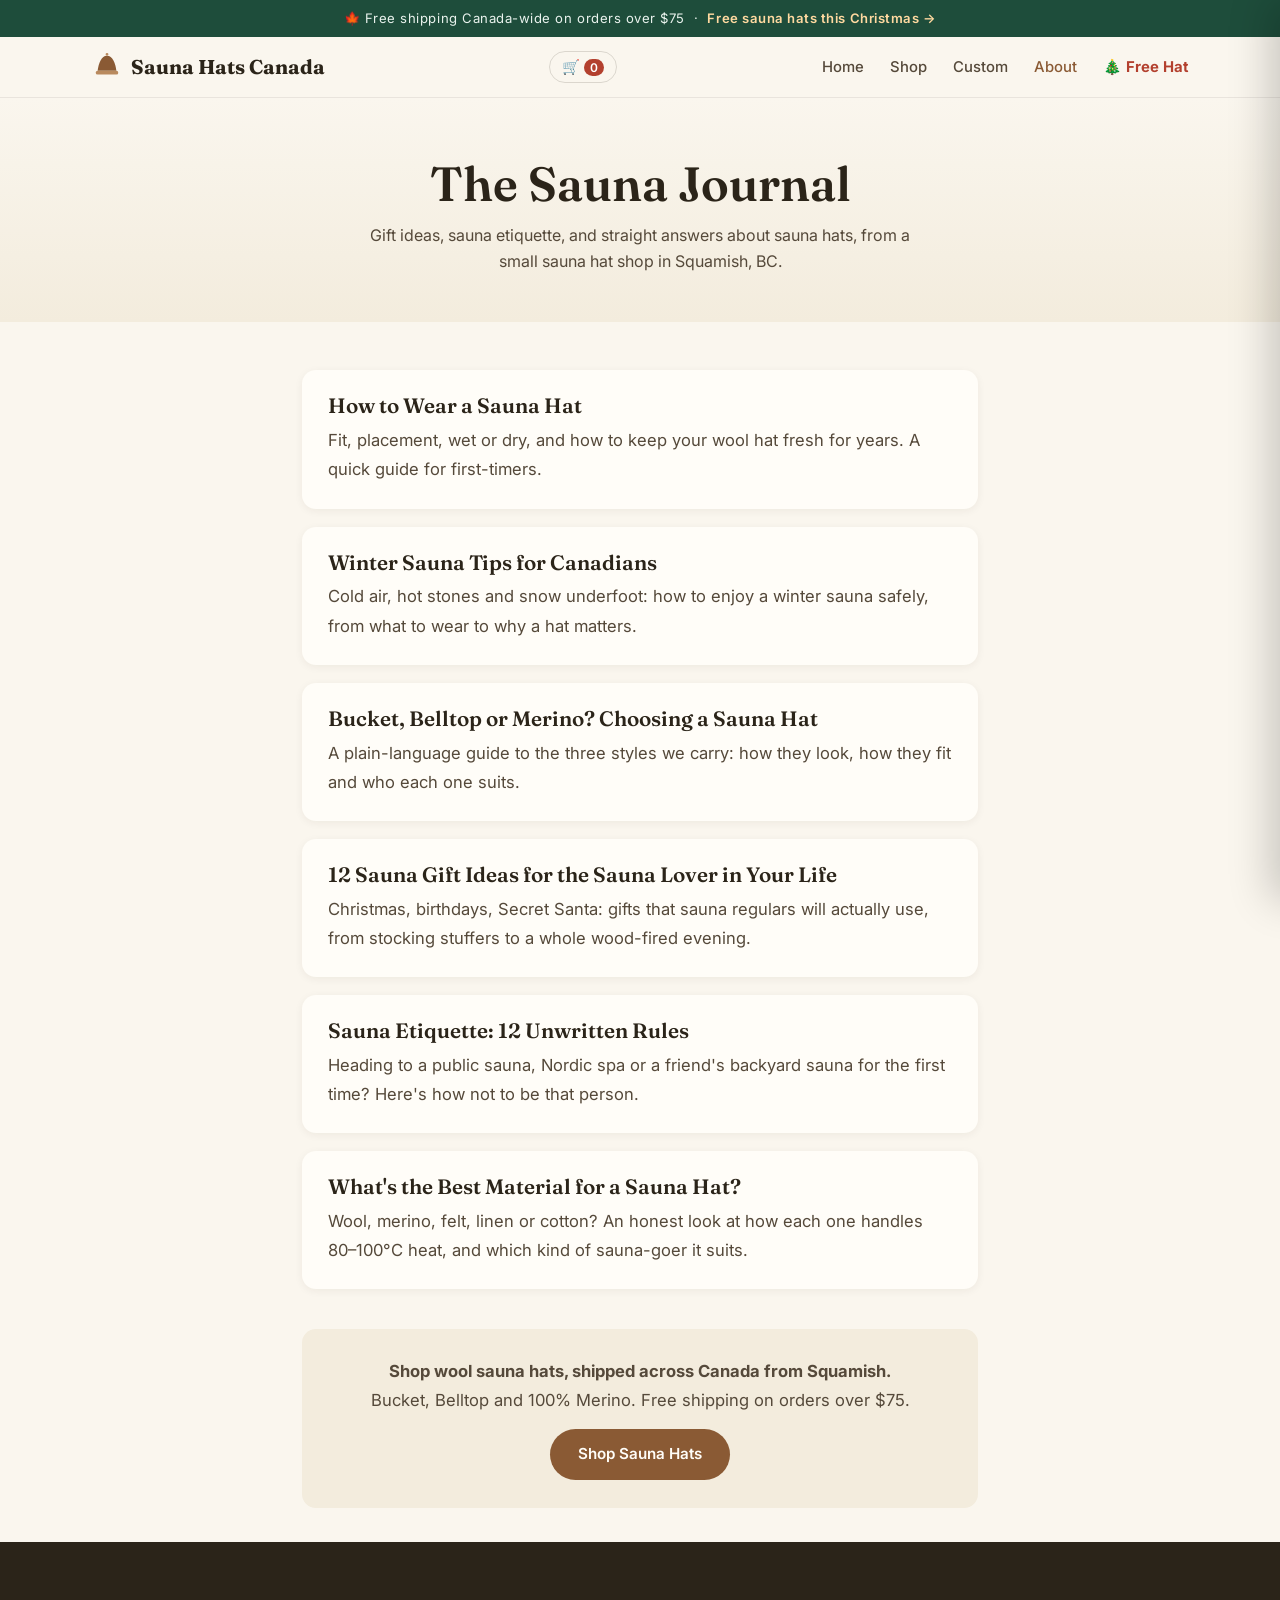
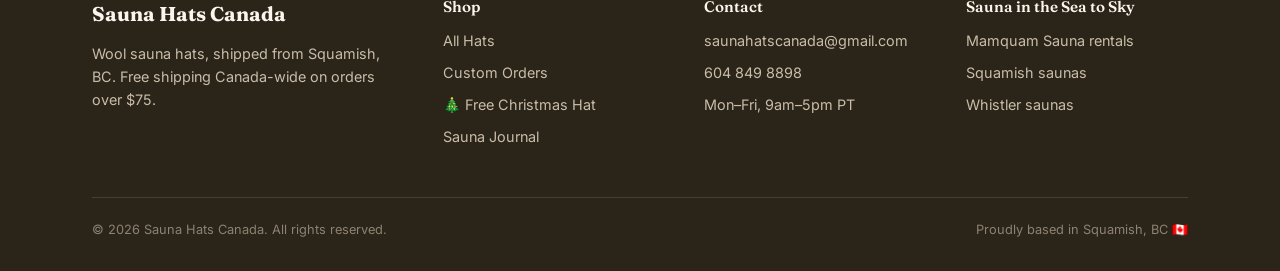
<file: blog.html>
<!DOCTYPE html>
<html lang="en">
<head>
<meta charset="UTF-8">
<meta name="viewport" content="width=device-width, initial-scale=1.0">
<title>Sauna Journal: Sauna Tips, Gift Ideas &amp; Sauna Hat Guides | Sauna Hats Canada</title>
<meta name="description" content="The Sauna Hats Canada journal: sauna gift ideas, sauna etiquette, sauna hat materials and care, written in Squamish, BC.">
<link rel="canonical" href="https://saunahatcanada.com/blog.html">
<link rel="icon" href="favicon.svg" type="image/svg+xml">
<link rel="preconnect" href="https://fonts.googleapis.com">
<link rel="preconnect" href="https://fonts.gstatic.com" crossorigin>
<link href="https://fonts.googleapis.com/css2?family=Fraunces:ital,wght@0,500;0,600;0,700;1,500&family=Inter:wght@400;500;600;700&display=swap" rel="stylesheet">
<link rel="stylesheet" href="css/style.css">
<style>
.faq details { background: var(--white); border-radius: 12px; padding: 18px 22px; margin-bottom: 12px; box-shadow: 0 2px 8px rgba(43,36,25,.06); }
.faq summary { font-weight: 600; cursor: pointer; }
.faq p { margin-top: 10px; color: var(--char-soft); font-size: .93rem; }
</style>
<style>
.post { max-width: 720px; margin: 0 auto; padding: 48px 22px 24px; }
.post p, .post li { color: var(--char-soft); font-size: 1.04rem; line-height: 1.75; }
.post p { margin-bottom: 18px; }
.post h2 { font-size: clamp(1.4rem, 3vw, 1.8rem); margin: 38px 0 14px; color: var(--char); }
.post h3 { font-size: 1.15rem; margin: 26px 0 8px; color: var(--char); }
.post ul, .post ol { margin: 0 0 20px 22px; }
.post li { margin-bottom: 8px; }
.post a { text-decoration: underline; text-underline-offset: 2px; }
.post img.prod { max-width: 340px; margin-left: auto; margin-right: auto; }
.post img { border-radius: var(--radius); margin: 10px 0 28px; box-shadow: var(--shadow); }
.post .lead { font-size: 1.15rem; color: var(--char); }
.post .note { background: var(--white); border-left: 4px solid var(--wood); border-radius: 10px; padding: 16px 20px; margin: 24px 0; }
.post-meta { color: var(--wood); font-size: .85rem; font-weight: 600; letter-spacing: .08em; text-transform: uppercase; margin-bottom: 10px; }
.post-cta { background: var(--cream-2); border-radius: var(--radius); padding: 28px; text-align: center; margin: 40px 0 10px; }
.post-cta p { margin-bottom: 14px; }
.post-cta .btn { text-decoration: none; }
.faq details { background: var(--white); border-radius: 12px; padding: 18px 22px; margin-bottom: 12px; box-shadow: 0 2px 8px rgba(43,36,25,.06); }
.faq summary { font-weight: 600; cursor: pointer; }
.faq details p { margin: 10px 0 0; font-size: .97rem; }
.post-list { display: grid; gap: 18px; }
.post-card { display: block; background: var(--white); border-radius: var(--radius); padding: 24px 26px; box-shadow: 0 2px 8px rgba(43,36,25,.06); text-decoration: none !important; }
.post-card h2 { margin: 0 0 8px; font-size: 1.3rem; }
.post-card p { margin: 0; }
</style>
</head>
<body>

<div class="announce">🍁 Free shipping Canada-wide on orders over $75 &nbsp;·&nbsp; <a href="christmas.html">Free sauna hats this Christmas →</a></div>

<header class="site">
  <nav class="nav">
    <a class="logo" href="index.html">
      <svg viewBox="0 0 32 32" fill="none"><path d="M16 4C10 4 7 12 6 20h20c-1-8-4-16-10-16z" fill="#8a5a34"/><path d="M4 22c0-1.1.9-2 2-2h20a2 2 0 1 1 0 4H6a2 2 0 0 1-2-2z" fill="#b98a5e"/><path d="M14.5 2.5a1.5 1.5 0 0 1 3 0c0 .9-.7 1.5-1.5 1.5s-1.5-.6-1.5-1.5z" fill="#b98a5e"/></svg>
      Sauna Hats Canada
    </a>
    <button class="hamburger" aria-label="Menu">☰</button>
    <ul class="nav-links">
      <li><a href="index.html">Home</a></li>
      <li><a href="shop.html">Shop</a></li>
      <li><a href="custom.html">Custom</a></li>
      <li><a href="about.html" class="active">About</a></li>
      <li><a href="christmas.html" class="xmas">🎄 Free Hat</a></li>
    </ul>
  </nav>
</header>

<div class="page-hero">
  <h1>The Sauna Journal</h1>
  <p>Gift ideas, sauna etiquette, and straight answers about sauna hats, from a small sauna hat shop in Squamish, BC.</p>
</div>

<section class="post">
  <div class="post-list">
<a class="post-card" href="how-to-wear-a-sauna-hat.html"><h2>How to Wear a Sauna Hat</h2><p>Fit, placement, wet or dry, and how to keep your wool hat fresh for years. A quick guide for first-timers.</p></a>
<a class="post-card" href="winter-sauna-tips-canada.html"><h2>Winter Sauna Tips for Canadians</h2><p>Cold air, hot stones and snow underfoot: how to enjoy a winter sauna safely, from what to wear to why a hat matters.</p></a>
<a class="post-card" href="sauna-hat-styles-bucket-belltop-merino.html"><h2>Bucket, Belltop or Merino? Choosing a Sauna Hat</h2><p>A plain-language guide to the three styles we carry: how they look, how they fit and who each one suits.</p></a>
<a class="post-card" href="sauna-gift-ideas-canada.html"><h2>12 Sauna Gift Ideas for the Sauna Lover in Your Life</h2><p>Christmas, birthdays, Secret Santa: gifts that sauna regulars will actually use, from stocking stuffers to a whole wood-fired evening.</p></a>
<a class="post-card" href="sauna-etiquette.html"><h2>Sauna Etiquette: 12 Unwritten Rules</h2><p>Heading to a public sauna, Nordic spa or a friend's backyard sauna for the first time? Here's how not to be that person.</p></a>
<a class="post-card" href="best-sauna-hat-material.html"><h2>What's the Best Material for a Sauna Hat?</h2><p>Wool, merino, felt, linen or cotton? An honest look at how each one handles 80–100°C heat, and which kind of sauna-goer it suits.</p></a>
  </div>
<div class="post-cta">
  <p><strong>Shop wool sauna hats, shipped across Canada from Squamish.</strong><br>Bucket, Belltop and 100% Merino. Free shipping on orders over $75.</p>
  <a class="btn" href="shop.html">Shop Sauna Hats</a>
</div>
</section>

<footer class="site">
  <div class="wrap">
    <div class="foot-grid">
      <div>
        <div class="logo">Sauna Hats Canada</div>
        <p>Wool sauna hats, shipped from Squamish, BC. Free shipping Canada-wide on orders over $75.</p>
      </div>
      <div>
        <h4>Shop</h4>
        <ul>
          <li><a href="shop.html">All Hats</a></li>
          <li><a href="custom.html">Custom Orders</a></li>
          <li><a href="christmas.html">🎄 Free Christmas Hat</a></li>
          <li><a href="blog.html">Sauna Journal</a></li>
        </ul>
      </div>
      <div>
        <h4>Contact</h4>
        <ul>
          <li><a href="mailto:saunahatscanada@gmail.com">saunahatscanada@gmail.com</a></li>
          <li><a href="tel:+16048498898">604 849 8898</a></li>
          <li>Mon–Fri, 9am–5pm PT</li>
        </ul>
      </div>
      <div>
        <h4>Sauna in the Sea to Sky</h4>
        <ul>
          <li><a href="https://www.mamquamsauna.com/">Mamquam Sauna rentals</a></li>
          <li><a href="https://www.saunasquamish.com/">Squamish saunas</a></li>
          <li><a href="https://www.saunawhistler.com/">Whistler saunas</a></li>
        </ul>
      </div>
    </div>
    <div class="foot-bottom">
      <span>© 2026 Sauna Hats Canada. All rights reserved.</span>
      <span>Proudly based in Squamish, BC 🇨🇦</span>
    </div>
  </div>
</footer>

<script src="js/store.js"></script>
<!-- Cloudflare Web Analytics --><script defer src='https://static.cloudflareinsights.com/beacon.min.js' data-cf-beacon='{"token": "0a8b123f1d8044868eba831f02823bea"}'></script><!-- End Cloudflare Web Analytics -->
</body>
</html>
</file>
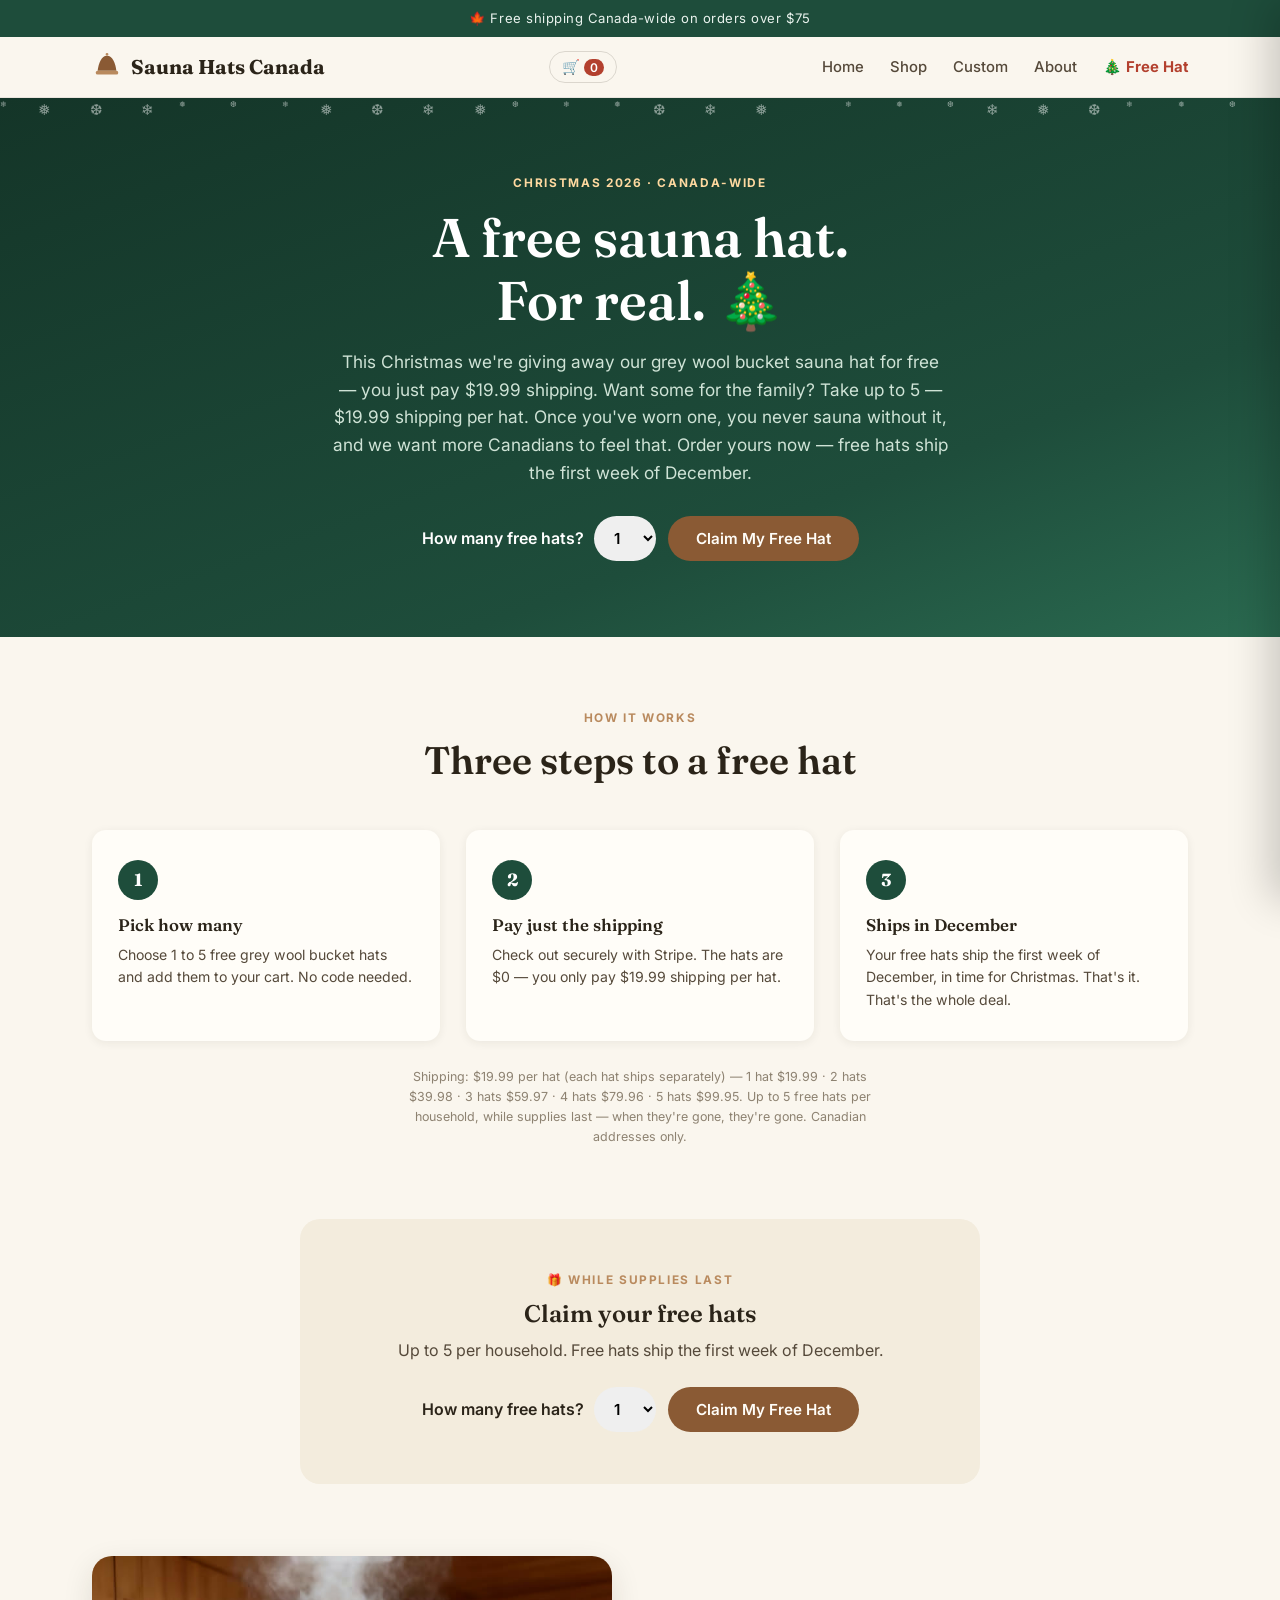
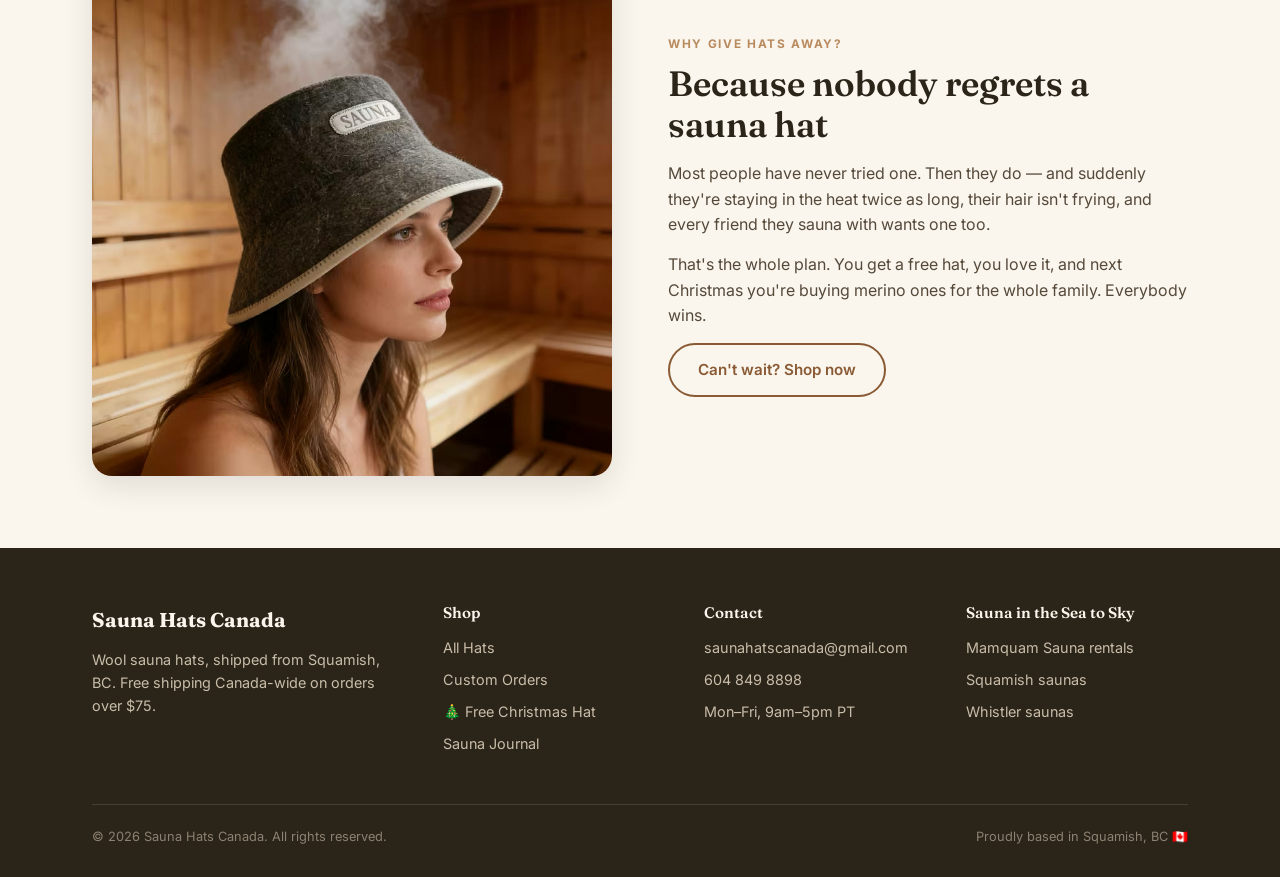
<file: christmas.html>
<!DOCTYPE html>
<html lang="en">
<head>
<meta charset="UTF-8">
<meta name="viewport" content="width=device-width, initial-scale=1.0">
<title>Free Sauna Hat for Christmas 🎄 | Sauna Hats Canada</title>
<meta name="description" content="This Christmas, Sauna Hats Canada is giving away free wool sauna hats — order now, just pay $19.99 shipping. Ships early December. Canada-wide.">
<link rel="canonical" href="https://saunahatcanada.com/christmas.html">
<link rel="icon" href="favicon.svg" type="image/svg+xml">
<meta property="og:title" content="Free Sauna Hat for Christmas 🎄">
<meta property="og:description" content="We're giving away free wool sauna hats this Christmas. Order now — you just pay shipping.">
<meta property="og:image" content="https://saunahatcanada.com/img/hero-2.png">
<meta property="og:url" content="https://saunahatcanada.com/christmas.html">
<link rel="preconnect" href="https://fonts.googleapis.com">
<link rel="preconnect" href="https://fonts.gstatic.com" crossorigin>
<link href="https://fonts.googleapis.com/css2?family=Fraunces:ital,wght@0,500;0,600;0,700;1,500&family=Inter:wght@400;500;600;700&display=swap" rel="stylesheet">
<link rel="stylesheet" href="css/style.css">
</head>
<body>

<div class="announce">🍁 Free shipping Canada-wide on orders over $75</div>

<header class="site">
  <nav class="nav">
    <a class="logo" href="index.html">
      <svg viewBox="0 0 32 32" fill="none"><path d="M16 4C10 4 7 12 6 20h20c-1-8-4-16-10-16z" fill="#8a5a34"/><path d="M4 22c0-1.1.9-2 2-2h20a2 2 0 1 1 0 4H6a2 2 0 0 1-2-2z" fill="#b98a5e"/><path d="M14.5 2.5a1.5 1.5 0 0 1 3 0c0 .9-.7 1.5-1.5 1.5s-1.5-.6-1.5-1.5z" fill="#b98a5e"/></svg>
      Sauna Hats Canada
    </a>
    <button class="hamburger" aria-label="Menu">☰</button>
    <ul class="nav-links">
      <li><a href="index.html">Home</a></li>
      <li><a href="shop.html">Shop</a></li>
      <li><a href="custom.html">Custom</a></li>
      <li><a href="about.html">About</a></li>
      <li><a href="christmas.html" class="xmas active">🎄 Free Hat</a></li>
    </ul>
  </nav>
</header>

<div class="xmas-hero">
  <div class="snow"></div>
  <div class="wrap">
    <span class="eyebrow">Christmas 2026 · Canada-wide</span>
    <h1>A free sauna hat.<br>For real. 🎄</h1>
    <p>This Christmas we're giving away our grey wool bucket sauna hat for free — you just pay $19.99 shipping. Want some for the family? Take up to 5 — $19.99 shipping per hat. Once you've worn one, you never sauna without it, and we want more Canadians to feel that. Order yours now — free hats ship the first week of December.</p>
    <div class="xmas-claim">
        <label style="color:#fff;font-weight:600">How many free hats?
          <select aria-label="Number of free hats"><option>1</option><option>2</option><option>3</option><option>4</option><option>5</option></select>
        </label>
        <button class="btn" type="button" onclick="addXmas(this)">Claim My Free Hat</button>
      </div>
  </div>
</div>

<section>
  <div class="wrap">
    <div class="section-head">
      <span class="eyebrow">How it works</span>
      <h2>Three steps to a free hat</h2>
    </div>
    <div class="steps">
      <div class="step"><div class="num">1</div><h3>Pick how many</h3><p>Choose 1 to 5 free grey wool bucket hats and add them to your cart. No code needed.</p></div>
      <div class="step"><div class="num">2</div><h3>Pay just the shipping</h3><p>Check out securely with Stripe. The hats are $0 — you only pay $19.99 shipping per hat.</p></div>
      <div class="step"><div class="num">3</div><h3>Ships in December</h3><p>Your free hats ship the first week of December, in time for Christmas. That's it. That's the whole deal.</p></div>
    </div>
    <p class="fineprint">Shipping: $19.99 per hat (each hat ships separately) — 1 hat $19.99 · 2 hats $39.98 · 3 hats $59.97 · 4 hats $79.96 · 5 hats $99.95. Up to 5 free hats per household, while supplies last — when they're gone, they're gone. Canadian addresses only.</p>
  </div>
</section>

<section style="padding-top:0" id="claim">
  <div class="wrap">
    <div class="newsletter" style="max-width:680px;margin:0 auto">
      <span class="eyebrow">🎁 While supplies last</span>
      <h2>Claim your free hats</h2>
      <p>Up to 5 per household. Free hats ship the first week of December.</p>
      <div class="xmas-claim">
        <label>How many free hats?
          <select aria-label="Number of free hats"><option>1</option><option>2</option><option>3</option><option>4</option><option>5</option></select>
        </label>
        <button class="btn" type="button" onclick="addXmas(this)">Claim My Free Hat</button>
      </div>
    </div>
  </div>
</section>

<section style="padding-top:0">
  <div class="wrap feature-row">
    <div class="fr-img"><img src="img/free-sauna-hat.jpg" alt="Grey wool bucket sauna hat with SAUNA patch — the free Christmas hat"></div>
    <div>
      <span class="eyebrow">Why give hats away?</span>
      <h2>Because nobody regrets a sauna hat</h2>
      <p>Most people have never tried one. Then they do — and suddenly they're staying in the heat twice as long, their hair isn't frying, and every friend they sauna with wants one too.</p>
      <p>That's the whole plan. You get a free hat, you love it, and next Christmas you're buying merino ones for the whole family. Everybody wins.</p>
      <a href="shop.html" class="btn ghost">Can't wait? Shop now</a>
    </div>
  </div>
</section>

<footer class="site">
  <div class="wrap">
    <div class="foot-grid">
      <div>
        <div class="logo">Sauna Hats Canada</div>
        <p>Wool sauna hats, shipped from Squamish, BC. Free shipping Canada-wide on orders over $75.</p>
      </div>
      <div>
        <h4>Shop</h4>
        <ul>
          <li><a href="shop.html">All Hats</a></li>
          <li><a href="custom.html">Custom Orders</a></li>
          <li><a href="christmas.html">🎄 Free Christmas Hat</a></li>
          <li><a href="blog.html">Sauna Journal</a></li>
        </ul>
      </div>
      <div>
        <h4>Contact</h4>
        <ul>
          <li><a href="mailto:saunahatscanada@gmail.com">saunahatscanada@gmail.com</a></li>
          <li><a href="tel:+16048498898">604 849 8898</a></li>
          <li>Mon–Fri, 9am–5pm PT</li>
        </ul>
      </div>
      <div>
        <h4>Sauna in the Sea to Sky</h4>
        <ul>
          <li><a href="https://www.mamquamsauna.com/">Mamquam Sauna rentals</a></li>
          <li><a href="https://www.saunasquamish.com/">Squamish saunas</a></li>
          <li><a href="https://www.saunawhistler.com/">Whistler saunas</a></li>
        </ul>
      </div>
    </div>
    <div class="foot-bottom">
      <span>© 2026 Sauna Hats Canada. All rights reserved.</span>
      <span>Proudly based in Squamish, BC 🇨🇦</span>
    </div>
  </div>
</footer>

<script src="js/store.js"></script>
<!-- Cloudflare Web Analytics --><script defer src='https://static.cloudflareinsights.com/beacon.min.js' data-cf-beacon='{"token": "0a8b123f1d8044868eba831f02823bea"}'></script><!-- End Cloudflare Web Analytics -->
</body>
</html>
</file>
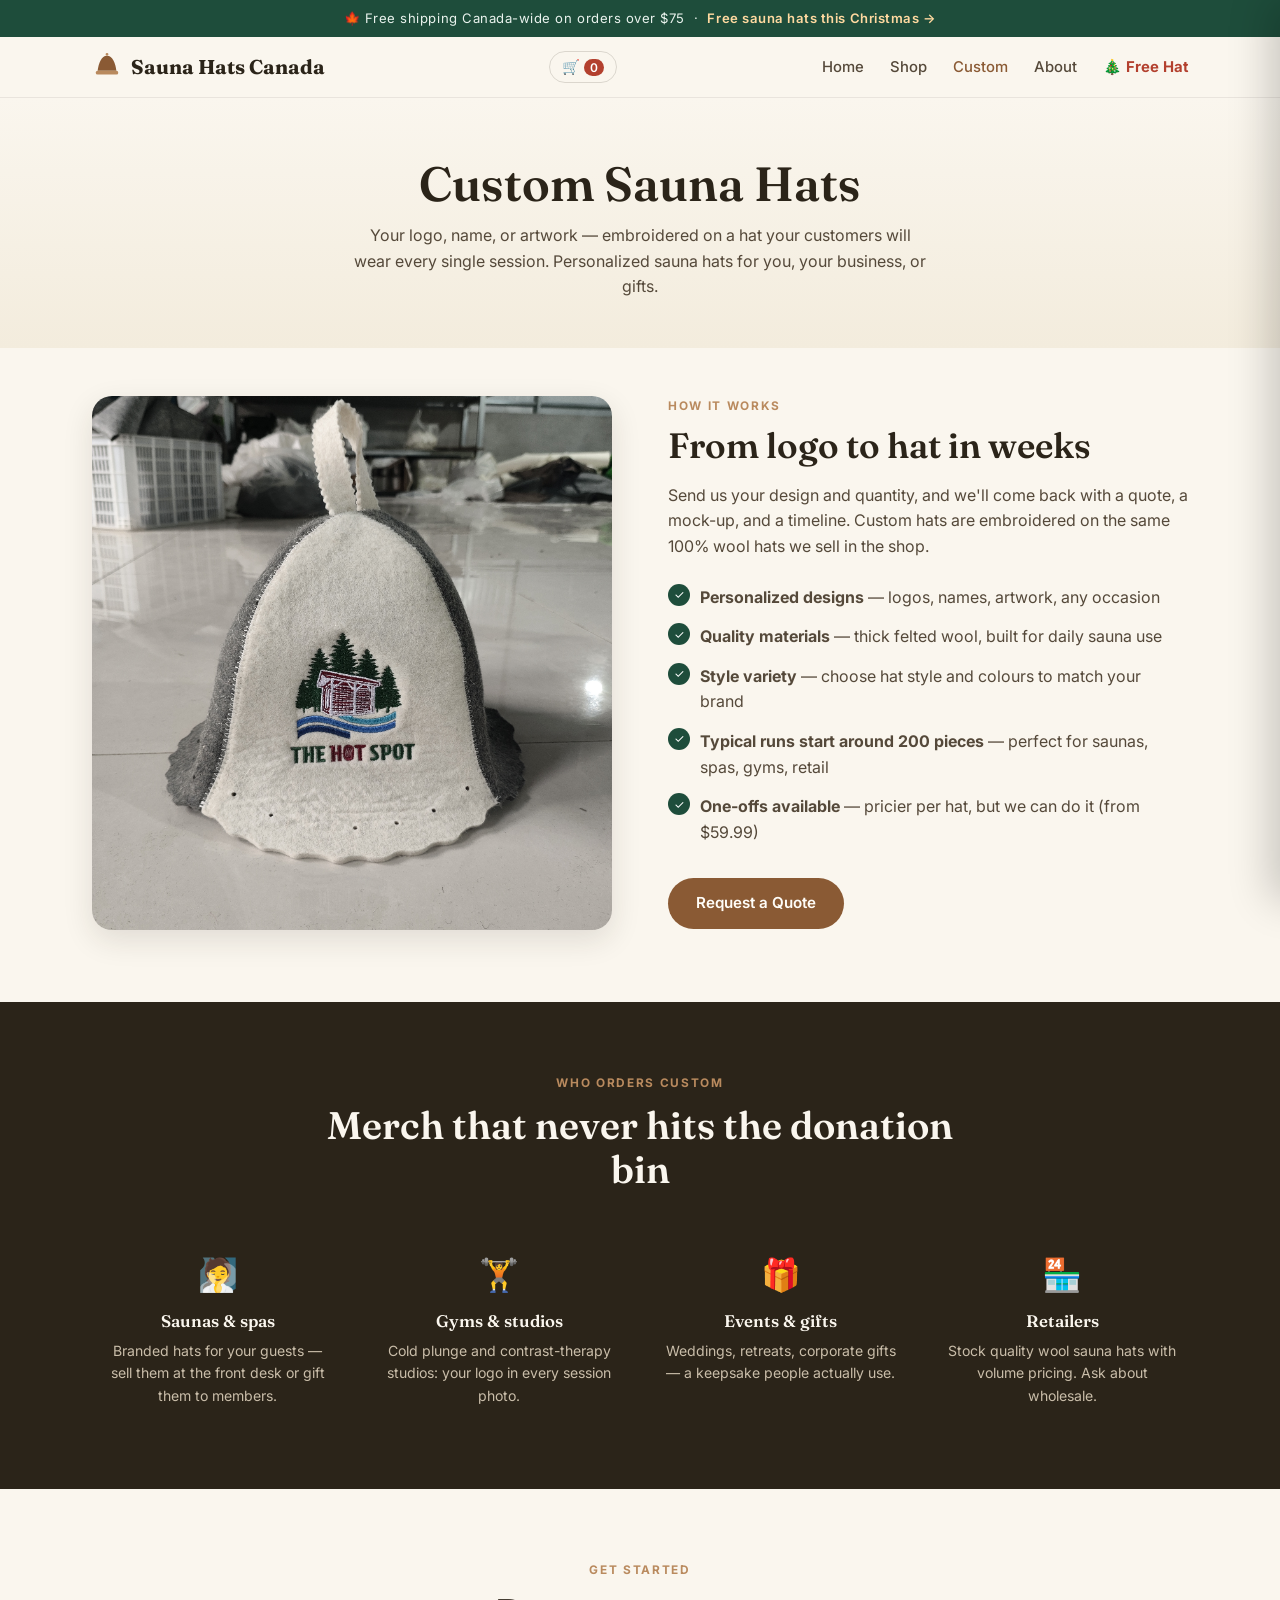
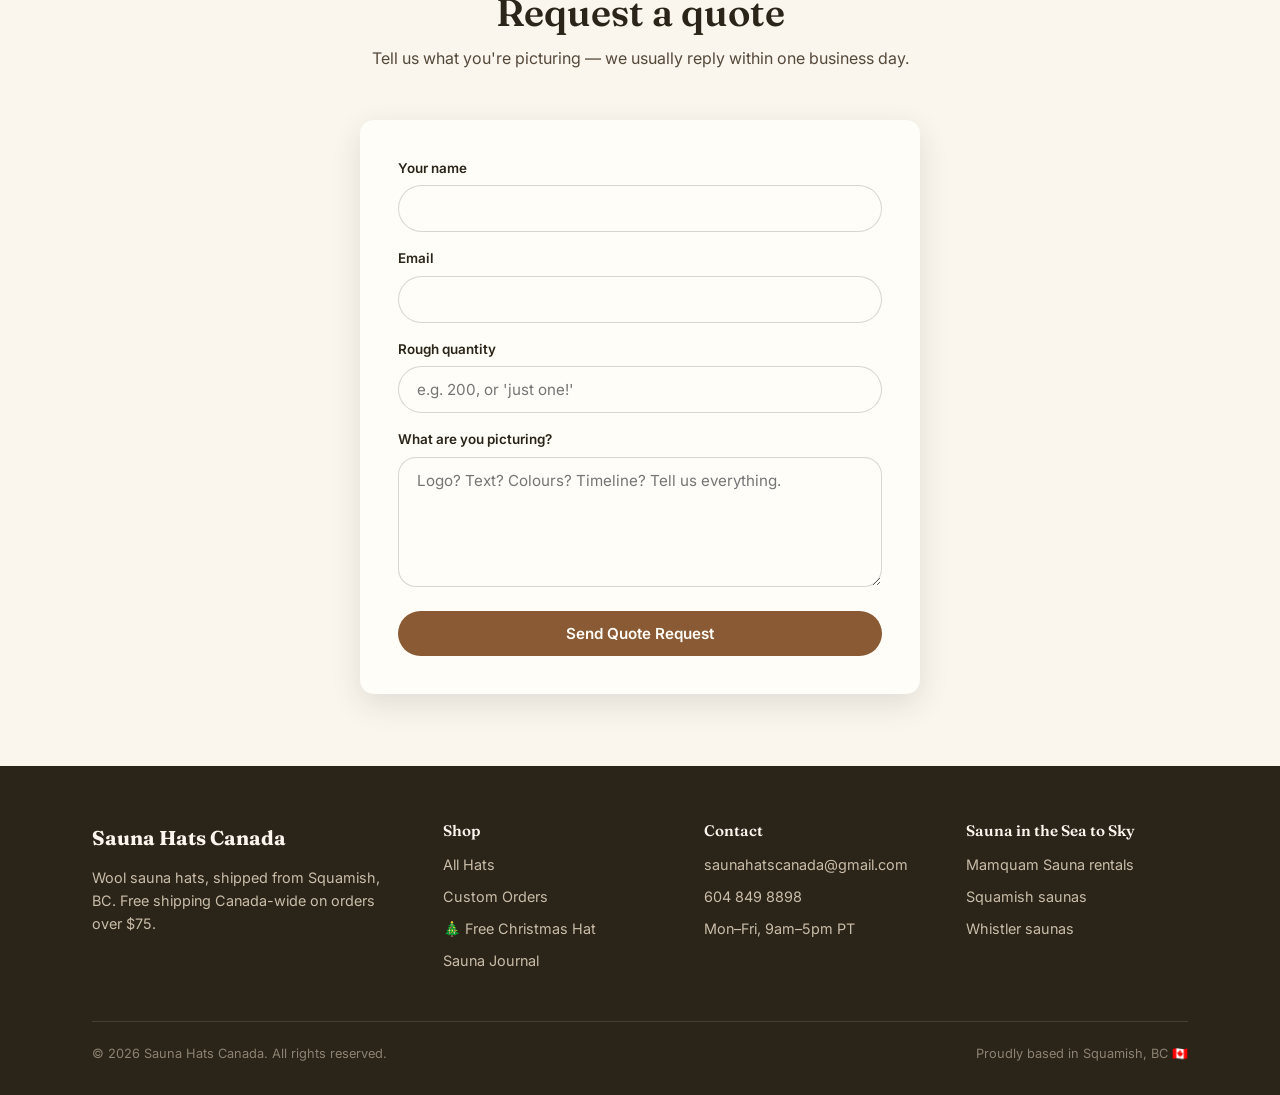
<file: custom.html>
<!DOCTYPE html>
<html lang="en">
<head>
<meta charset="UTF-8">
<meta name="viewport" content="width=device-width, initial-scale=1.0">
<title>Custom &amp; Branded Sauna Hats | Sauna Hats Canada</title>
<meta name="description" content="Custom embroidered sauna hats for saunas, spas, gyms and gifts. Your logo on 100% wool hats — typical runs from 200 pieces, one-offs on request. Made for Canadian businesses.">
<link rel="canonical" href="https://saunahatcanada.com/custom.html">
<link rel="icon" href="favicon.svg" type="image/svg+xml">
<link rel="preconnect" href="https://fonts.googleapis.com">
<link rel="preconnect" href="https://fonts.gstatic.com" crossorigin>
<link href="https://fonts.googleapis.com/css2?family=Fraunces:ital,wght@0,500;0,600;0,700;1,500&family=Inter:wght@400;500;600;700&display=swap" rel="stylesheet">
<link rel="stylesheet" href="css/style.css">
</head>
<body>

<div class="announce">🍁 Free shipping Canada-wide on orders over $75 &nbsp;·&nbsp; <a href="christmas.html">Free sauna hats this Christmas →</a></div>

<header class="site">
  <nav class="nav">
    <a class="logo" href="index.html">
      <svg viewBox="0 0 32 32" fill="none"><path d="M16 4C10 4 7 12 6 20h20c-1-8-4-16-10-16z" fill="#8a5a34"/><path d="M4 22c0-1.1.9-2 2-2h20a2 2 0 1 1 0 4H6a2 2 0 0 1-2-2z" fill="#b98a5e"/><path d="M14.5 2.5a1.5 1.5 0 0 1 3 0c0 .9-.7 1.5-1.5 1.5s-1.5-.6-1.5-1.5z" fill="#b98a5e"/></svg>
      Sauna Hats Canada
    </a>
    <button class="hamburger" aria-label="Menu">☰</button>
    <ul class="nav-links">
      <li><a href="index.html">Home</a></li>
      <li><a href="shop.html">Shop</a></li>
      <li><a href="custom.html" class="active">Custom</a></li>
      <li><a href="about.html">About</a></li>
      <li><a href="christmas.html" class="xmas">🎄 Free Hat</a></li>
    </ul>
  </nav>
</header>

<div class="page-hero">
  <h1>Custom Sauna Hats</h1>
  <p>Your logo, name, or artwork — embroidered on a hat your customers will wear every single session. Personalized sauna hats for you, your business, or gifts.</p>
</div>

<section style="padding-top:48px">
  <div class="wrap feature-row">
    <div class="fr-img"><img src="img/custom-sauna-hats-1.png" alt="Custom embroidered wool sauna hat with The Hot Spot business logo"></div>
    <div>
      <span class="eyebrow">How it works</span>
      <h2>From logo to hat in weeks</h2>
      <p>Send us your design and quantity, and we'll come back with a quote, a mock-up, and a timeline. Custom hats are embroidered on the same 100% wool hats we sell in the shop.</p>
      <ul class="checklist">
        <li><b>Personalized designs</b> — logos, names, artwork, any occasion</li>
        <li><b>Quality materials</b> — thick felted wool, built for daily sauna use</li>
        <li><b>Style variety</b> — choose hat style and colours to match your brand</li>
        <li><b>Typical runs start around 200 pieces</b> — perfect for saunas, spas, gyms, retail</li>
        <li><b>One-offs available</b> — pricier per hat, but we can do it (from $59.99)</li>
      </ul>
      <a href="#quote" class="btn">Request a Quote</a>
    </div>
  </div>
</section>

<section class="band">
  <div class="wrap">
    <div class="section-head">
      <span class="eyebrow">Who orders custom</span>
      <h2>Merch that never hits the donation bin</h2>
    </div>
    <div class="why-grid">
      <div class="why"><div class="ico">🧖</div><h3>Saunas &amp; spas</h3><p>Branded hats for your guests — sell them at the front desk or gift them to members.</p></div>
      <div class="why"><div class="ico">🏋️</div><h3>Gyms &amp; studios</h3><p>Cold plunge and contrast-therapy studios: your logo in every session photo.</p></div>
      <div class="why"><div class="ico">🎁</div><h3>Events &amp; gifts</h3><p>Weddings, retreats, corporate gifts — a keepsake people actually use.</p></div>
      <div class="why"><div class="ico">🏪</div><h3>Retailers</h3><p>Stock quality wool sauna hats with volume pricing. Ask about wholesale.</p></div>
    </div>
  </div>
</section>

<section id="quote">
  <div class="wrap">
    <div class="section-head">
      <span class="eyebrow">Get started</span>
      <h2>Request a quote</h2>
      <p>Tell us what you're picturing — we usually reply within one business day.</p>
    </div>
    <form class="form-card" action="https://formsubmit.co/saunahatscanada@gmail.com" method="POST">
      <input type="hidden" name="_subject" value="Custom hat quote request — saunahatcanada.com">
      <input type="hidden" name="_next" value="https://saunahatcanada.com/thanks.html">
      <input type="hidden" name="_captcha" value="false">
      <div class="field"><label for="name">Your name</label><input id="name" type="text" name="name" required></div>
      <div class="field"><label for="email">Email</label><input id="email" type="email" name="email" required></div>
      <div class="field"><label for="qty">Rough quantity</label><input id="qty" type="text" name="quantity" placeholder="e.g. 200, or 'just one!'"></div>
      <div class="field"><label for="msg">What are you picturing?</label><textarea id="msg" name="message" placeholder="Logo? Text? Colours? Timeline? Tell us everything." required></textarea></div>
      <button class="btn" type="submit" style="width:100%">Send Quote Request</button>
    </form>
  </div>
</section>

<footer class="site">
  <div class="wrap">
    <div class="foot-grid">
      <div>
        <div class="logo">Sauna Hats Canada</div>
        <p>Wool sauna hats, shipped from Squamish, BC. Free shipping Canada-wide on orders over $75.</p>
      </div>
      <div>
        <h4>Shop</h4>
        <ul>
          <li><a href="shop.html">All Hats</a></li>
          <li><a href="custom.html">Custom Orders</a></li>
          <li><a href="christmas.html">🎄 Free Christmas Hat</a></li>
          <li><a href="blog.html">Sauna Journal</a></li>
        </ul>
      </div>
      <div>
        <h4>Contact</h4>
        <ul>
          <li><a href="mailto:saunahatscanada@gmail.com">saunahatscanada@gmail.com</a></li>
          <li><a href="tel:+16048498898">604 849 8898</a></li>
          <li>Mon–Fri, 9am–5pm PT</li>
        </ul>
      </div>
      <div>
        <h4>Sauna in the Sea to Sky</h4>
        <ul>
          <li><a href="https://www.mamquamsauna.com/">Mamquam Sauna rentals</a></li>
          <li><a href="https://www.saunasquamish.com/">Squamish saunas</a></li>
          <li><a href="https://www.saunawhistler.com/">Whistler saunas</a></li>
        </ul>
      </div>
    </div>
    <div class="foot-bottom">
      <span>© 2026 Sauna Hats Canada. All rights reserved.</span>
      <span>Proudly based in Squamish, BC 🇨🇦</span>
    </div>
  </div>
</footer>

<script src="js/store.js"></script>
<!-- Cloudflare Web Analytics --><script defer src='https://static.cloudflareinsights.com/beacon.min.js' data-cf-beacon='{"token": "0a8b123f1d8044868eba831f02823bea"}'></script><!-- End Cloudflare Web Analytics -->
</body>
</html>
</file>
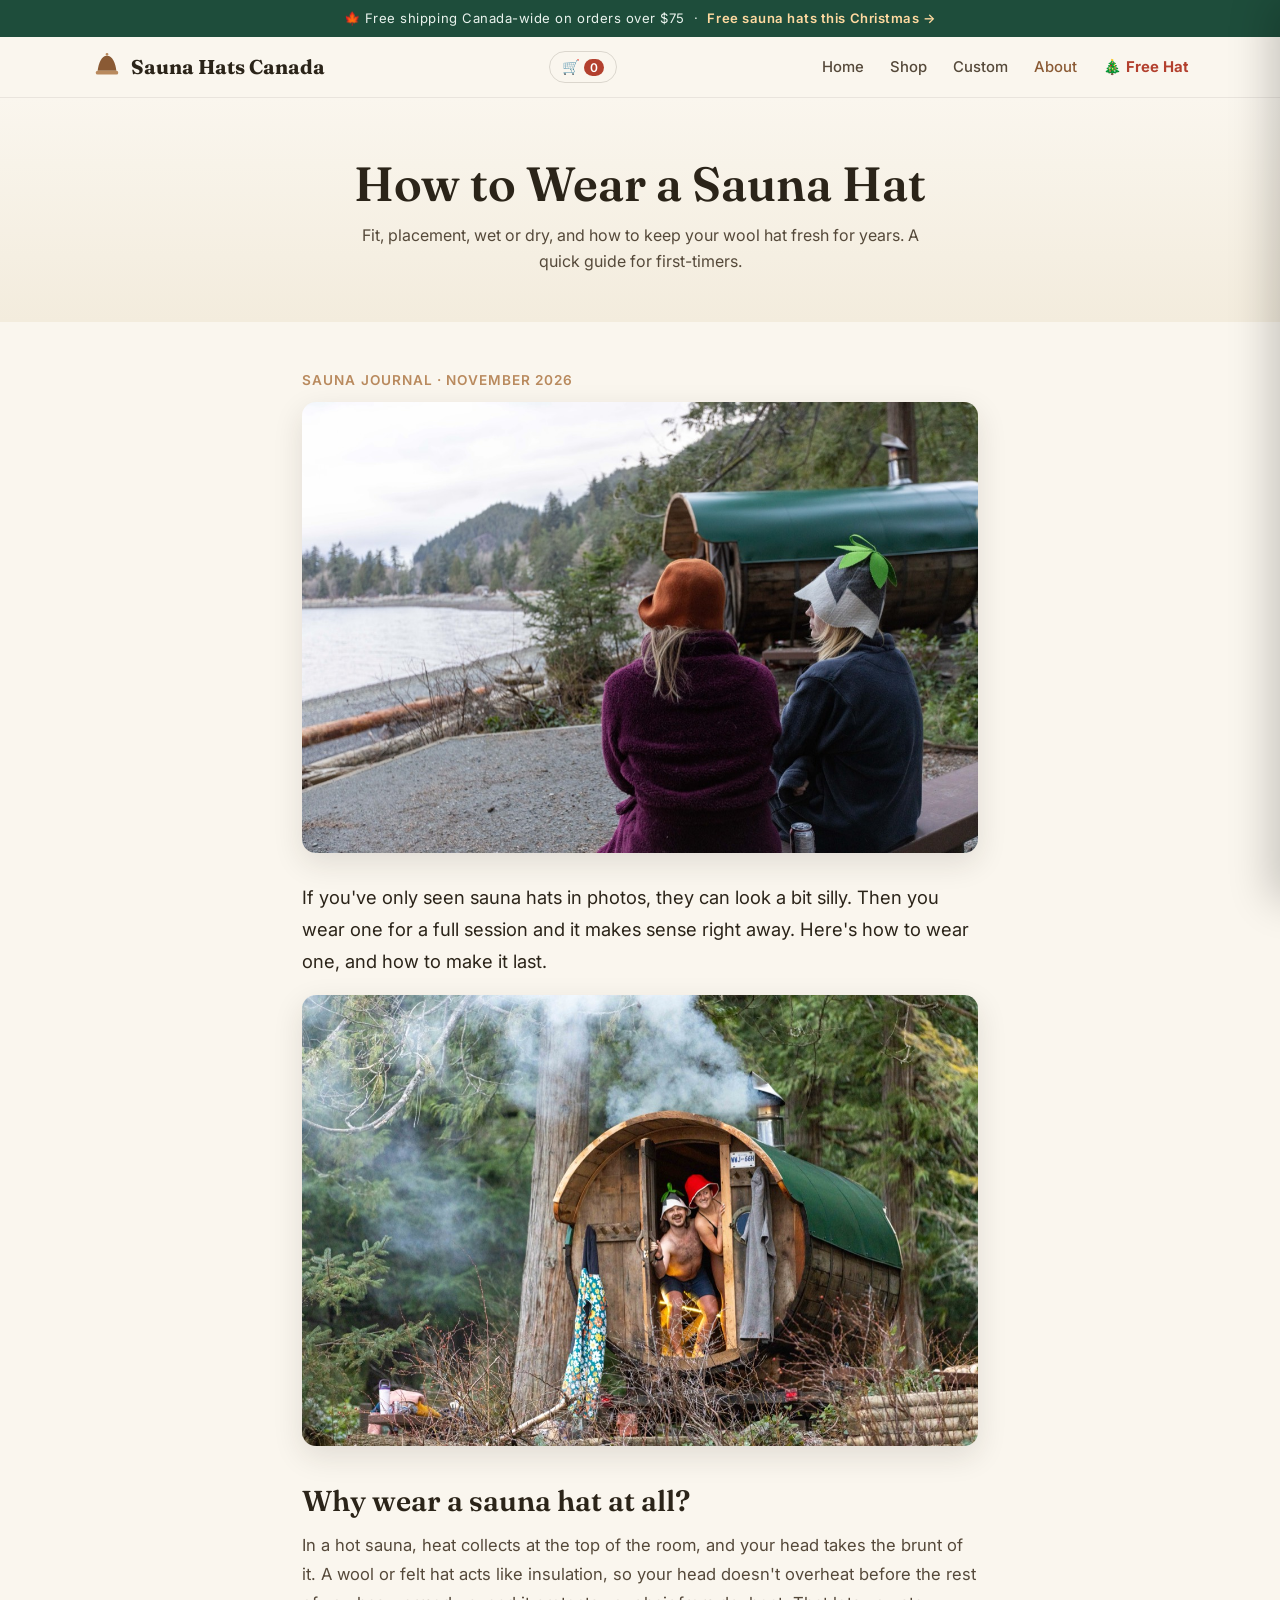
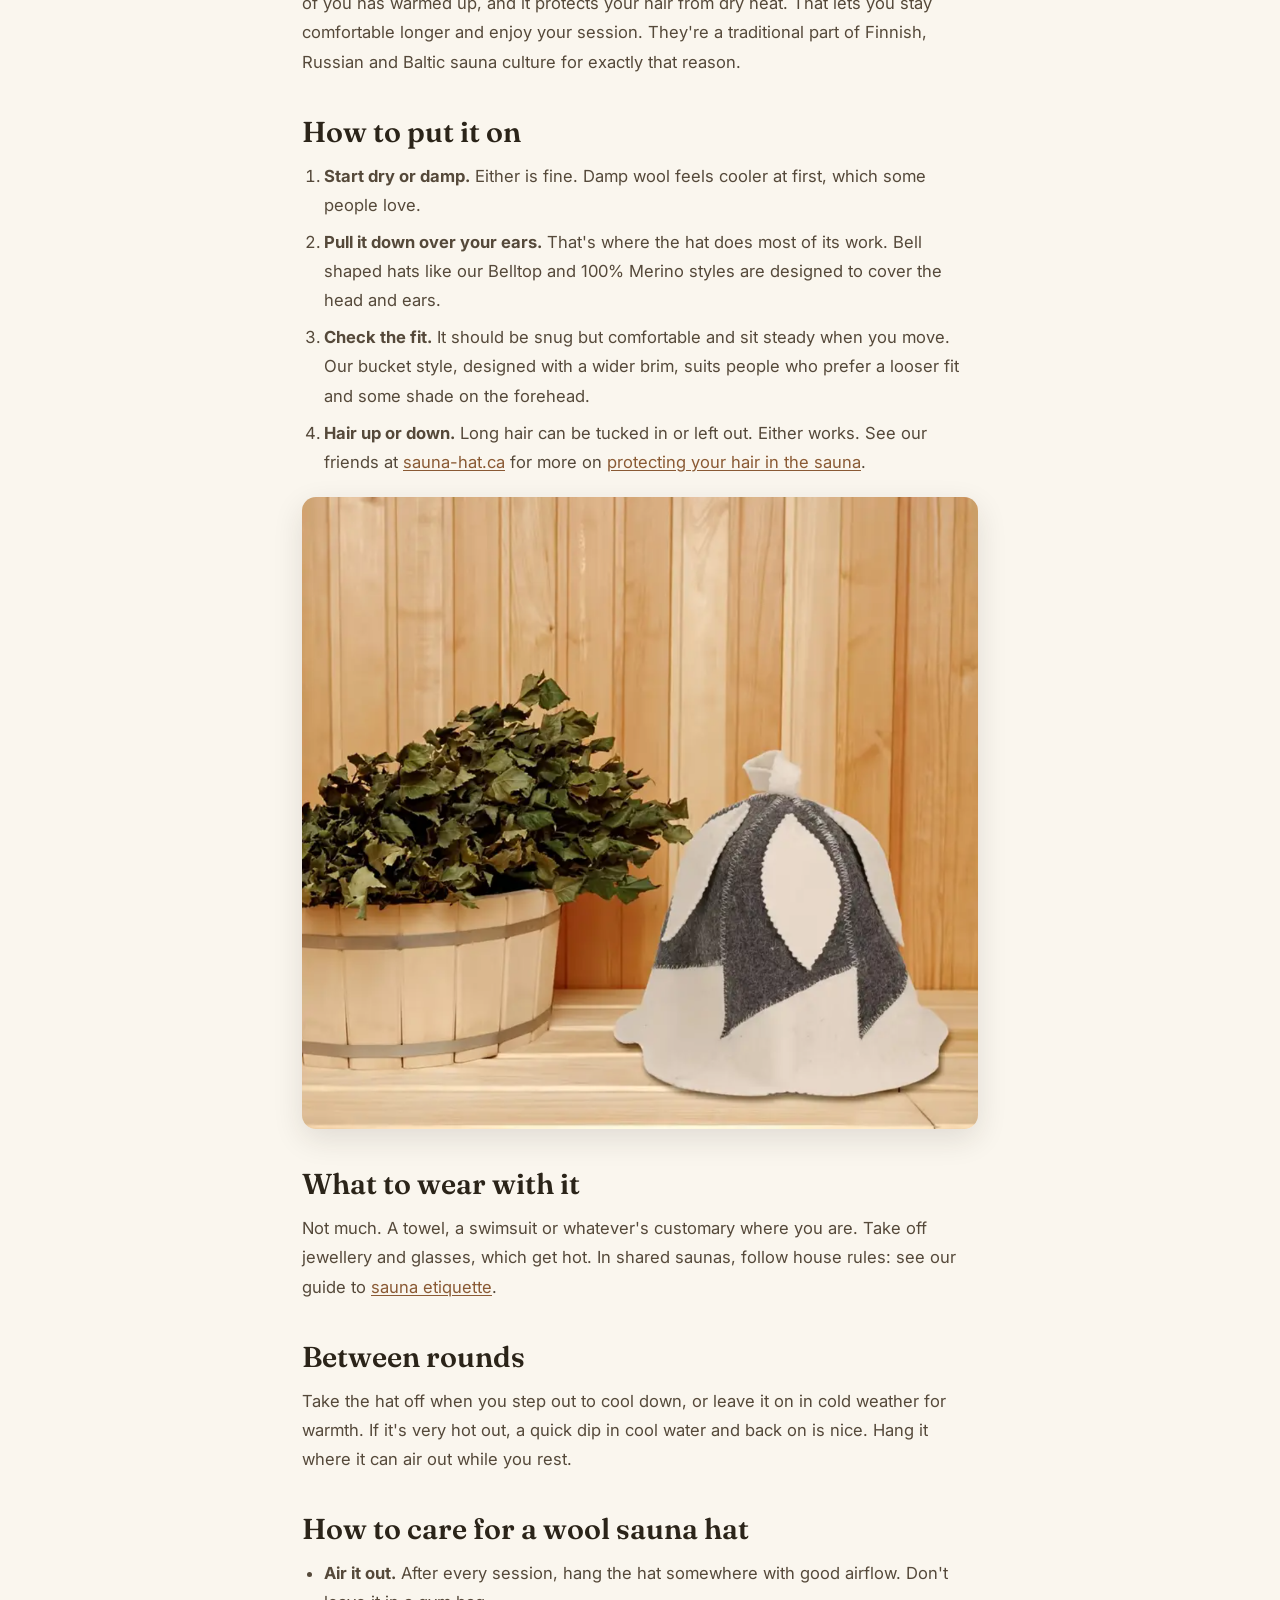
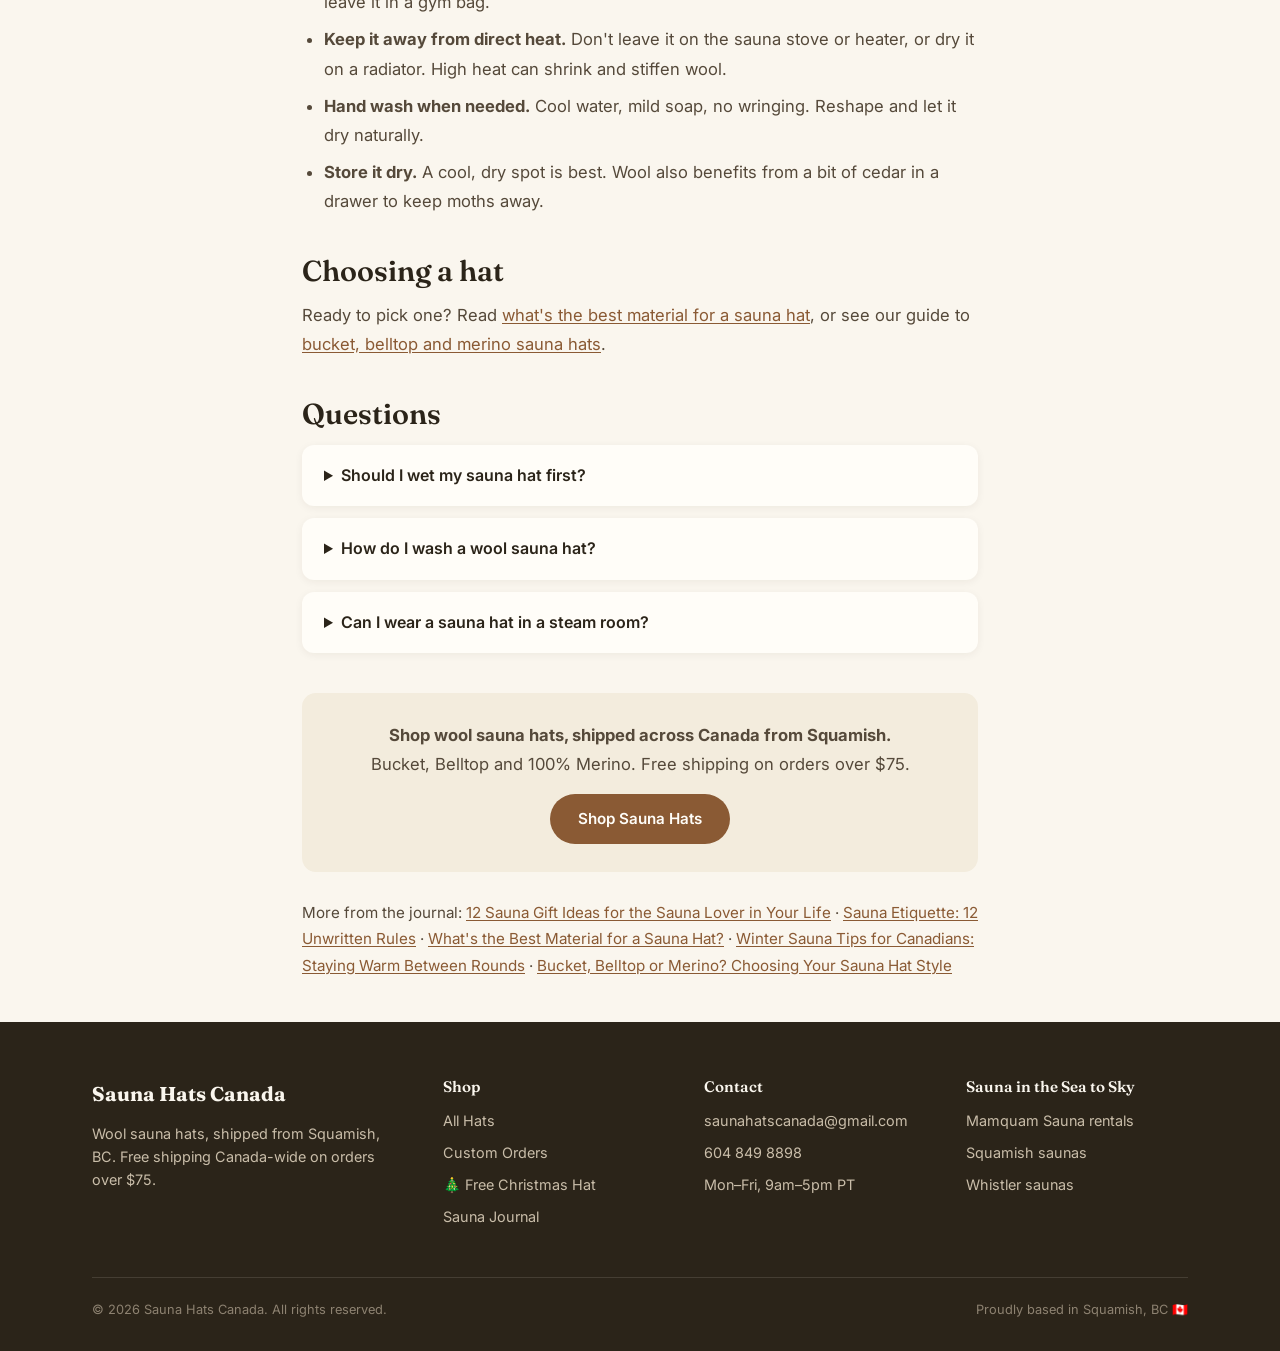
<file: how-to-wear-a-sauna-hat.html>
<!DOCTYPE html>
<html lang="en">
<head>
<meta charset="UTF-8">
<meta name="viewport" content="width=device-width, initial-scale=1.0">
<title>How to Wear a Sauna Hat (and Look After It)</title>
<meta name="description" content="How to wear a sauna hat: fit, placement, whether to wet it, what to wear it with, and how to dry, store and care for a wool sauna hat so it lasts.">
<link rel="canonical" href="https://saunahatcanada.com/how-to-wear-a-sauna-hat.html">
<link rel="icon" href="favicon.svg" type="image/svg+xml">
<link rel="preconnect" href="https://fonts.googleapis.com">
<link rel="preconnect" href="https://fonts.gstatic.com" crossorigin>
<link href="https://fonts.googleapis.com/css2?family=Fraunces:ital,wght@0,500;0,600;0,700;1,500&family=Inter:wght@400;500;600;700&display=swap" rel="stylesheet">
<link rel="stylesheet" href="css/style.css">
<style>
.faq details { background: var(--white); border-radius: 12px; padding: 18px 22px; margin-bottom: 12px; box-shadow: 0 2px 8px rgba(43,36,25,.06); }
.faq summary { font-weight: 600; cursor: pointer; }
.faq p { margin-top: 10px; color: var(--char-soft); font-size: .93rem; }
</style>
<style>
.post { max-width: 720px; margin: 0 auto; padding: 48px 22px 24px; }
.post p, .post li { color: var(--char-soft); font-size: 1.04rem; line-height: 1.75; }
.post p { margin-bottom: 18px; }
.post h2 { font-size: clamp(1.4rem, 3vw, 1.8rem); margin: 38px 0 14px; color: var(--char); }
.post h3 { font-size: 1.15rem; margin: 26px 0 8px; color: var(--char); }
.post ul, .post ol { margin: 0 0 20px 22px; }
.post li { margin-bottom: 8px; }
.post a { text-decoration: underline; text-underline-offset: 2px; }
.post img.prod { max-width: 340px; margin-left: auto; margin-right: auto; }
.post img { border-radius: var(--radius); margin: 10px 0 28px; box-shadow: var(--shadow); }
.post .lead { font-size: 1.15rem; color: var(--char); }
.post .note { background: var(--white); border-left: 4px solid var(--wood); border-radius: 10px; padding: 16px 20px; margin: 24px 0; }
.post-meta { color: var(--wood); font-size: .85rem; font-weight: 600; letter-spacing: .08em; text-transform: uppercase; margin-bottom: 10px; }
.post-cta { background: var(--cream-2); border-radius: var(--radius); padding: 28px; text-align: center; margin: 40px 0 10px; }
.post-cta p { margin-bottom: 14px; }
.post-cta .btn { text-decoration: none; }
.faq details { background: var(--white); border-radius: 12px; padding: 18px 22px; margin-bottom: 12px; box-shadow: 0 2px 8px rgba(43,36,25,.06); }
.faq summary { font-weight: 600; cursor: pointer; }
.faq details p { margin: 10px 0 0; font-size: .97rem; }
.post-list { display: grid; gap: 18px; }
.post-card { display: block; background: var(--white); border-radius: var(--radius); padding: 24px 26px; box-shadow: 0 2px 8px rgba(43,36,25,.06); text-decoration: none !important; }
.post-card h2 { margin: 0 0 8px; font-size: 1.3rem; }
.post-card p { margin: 0; }
</style>
<meta property="og:type" content="article">
<meta property="og:title" content="How to Wear a Sauna Hat (and Look After It)">
<meta property="og:description" content="How to wear a sauna hat: fit, placement, whether to wet it, what to wear it with, and how to dry, store and care for a wool sauna hat so it lasts.">
<meta property="og:url" content="https://saunahatcanada.com/how-to-wear-a-sauna-hat.html">
<meta property="og:image" content="https://saunahatcanada.com/img/sauna-hats-at-the-sauna.jpg">
<script type="application/ld+json">
{
  "@context": "https://schema.org",
  "@type": "BlogPosting",
  "headline": "How to Wear a Sauna Hat (and Look After It)",
  "description": "How to wear a sauna hat: fit, placement, whether to wet it, what to wear it with, and how to dry, store and care for a wool sauna hat so it lasts.",
  "image": "https://saunahatcanada.com/img/sauna-hats-at-the-sauna.jpg",
  "datePublished": "2026-11-18",
  "dateModified": "2026-11-18",
  "author": {
    "@type": "Organization",
    "name": "Sauna Hats Canada"
  },
  "publisher": {
    "@type": "Organization",
    "name": "Sauna Hats Canada"
  },
  "mainEntityOfPage": "https://saunahatcanada.com/how-to-wear-a-sauna-hat.html"
}
</script>
<script type="application/ld+json">
{
  "@context": "https://schema.org",
  "@type": "FAQPage",
  "mainEntity": [
    {
      "@type": "Question",
      "name": "Should I wet my sauna hat first?",
      "acceptedAnswer": {
        "@type": "Answer",
        "text": "You can. Some people dip a wool sauna hat in cool water before they go in, because the damp wool feels refreshing on a hot head. Others wear it dry. Both work, so try each and see what you prefer."
      }
    },
    {
      "@type": "Question",
      "name": "How do I wash a wool sauna hat?",
      "acceptedAnswer": {
        "@type": "Answer",
        "text": "Hand wash gently in cool water with a little mild soap, rinse well, press out the water and let it dry flat or hanging in the air. Don't wring it, machine wash it or put it in a dryer."
      }
    },
    {
      "@type": "Question",
      "name": "Can I wear a sauna hat in a steam room?",
      "acceptedAnswer": {
        "@type": "Answer",
        "text": "Yes. The same wool felt works in a steam room, though you may want to rinse and dry the hat more often."
      }
    }
  ]
}
</script>
</head>
<body>

<div class="announce">🍁 Free shipping Canada-wide on orders over $75 &nbsp;·&nbsp; <a href="christmas.html">Free sauna hats this Christmas →</a></div>

<header class="site">
  <nav class="nav">
    <a class="logo" href="index.html">
      <svg viewBox="0 0 32 32" fill="none"><path d="M16 4C10 4 7 12 6 20h20c-1-8-4-16-10-16z" fill="#8a5a34"/><path d="M4 22c0-1.1.9-2 2-2h20a2 2 0 1 1 0 4H6a2 2 0 0 1-2-2z" fill="#b98a5e"/><path d="M14.5 2.5a1.5 1.5 0 0 1 3 0c0 .9-.7 1.5-1.5 1.5s-1.5-.6-1.5-1.5z" fill="#b98a5e"/></svg>
      Sauna Hats Canada
    </a>
    <button class="hamburger" aria-label="Menu">☰</button>
    <ul class="nav-links">
      <li><a href="index.html">Home</a></li>
      <li><a href="shop.html">Shop</a></li>
      <li><a href="custom.html">Custom</a></li>
      <li><a href="about.html" class="active">About</a></li>
      <li><a href="christmas.html" class="xmas">🎄 Free Hat</a></li>
    </ul>
  </nav>
</header>

<div class="page-hero">
  <h1>How to Wear a Sauna Hat</h1>
  <p>Fit, placement, wet or dry, and how to keep your wool hat fresh for years. A quick guide for first-timers.</p>
</div>

<article class="post">
  <div class="post-meta">Sauna Journal &middot; November 2026</div>
  <img src="img/sauna-hats-at-the-sauna.jpg" alt="Two people wearing sauna hats looking out over a beach beside a wood-fired barrel sauna" width="1200">
<p class="lead">If you've only seen sauna hats in photos, they can look a bit silly. Then you wear one for a full session and it makes sense right away. Here's how to wear one, and how to make it last.</p>
<img src="img/blog-sauna-door.jpg" alt="Two friends in knit hats smiling from the doorway of a wood-fired barrel sauna" loading="lazy">
<h2>Why wear a sauna hat at all?</h2>
<p>In a hot sauna, heat collects at the top of the room, and your head takes the brunt of it. A wool or felt hat acts like insulation, so your head doesn't overheat before the rest of you has warmed up, and it protects your hair from dry heat. That lets you stay comfortable longer and enjoy your session. They're a traditional part of Finnish, Russian and Baltic sauna culture for exactly that reason.</p>
<h2>How to put it on</h2>
<ol>
  <li><strong>Start dry or damp.</strong> Either is fine. Damp wool feels cooler at first, which some people love.</li>
  <li><strong>Pull it down over your ears.</strong> That's where the hat does most of its work. Bell shaped hats like our Belltop and 100% Merino styles are designed to cover the head and ears.</li>
  <li><strong>Check the fit.</strong> It should be snug but comfortable and sit steady when you move. Our bucket style, designed with a wider brim, suits people who prefer a looser fit and some shade on the forehead.</li>
  <li><strong>Hair up or down.</strong> Long hair can be tucked in or left out. Either works. See our friends at <a href="https://sauna-hat.ca/">sauna-hat.ca</a> for more on <a href="https://sauna-hat.ca/sauna-hair-protection.html">protecting your hair in the sauna</a>.</li>
</ol>
<img src="img/hero-2.png" alt="A Belltop wool sauna hat on a cedar sauna bench beside a bucket of birch branches" loading="lazy">
<h2>What to wear with it</h2>
<p>Not much. A towel, a swimsuit or whatever's customary where you are. Take off jewellery and glasses, which get hot. In shared saunas, follow house rules: see our guide to <a href="sauna-etiquette.html">sauna etiquette</a>.</p>
<h2>Between rounds</h2>
<p>Take the hat off when you step out to cool down, or leave it on in cold weather for warmth. If it's very hot out, a quick dip in cool water and back on is nice. Hang it where it can air out while you rest.</p>
<h2>How to care for a wool sauna hat</h2>
<ul>
  <li><strong>Air it out.</strong> After every session, hang the hat somewhere with good airflow. Don't leave it in a gym bag.</li>
  <li><strong>Keep it away from direct heat.</strong> Don't leave it on the sauna stove or heater, or dry it on a radiator. High heat can shrink and stiffen wool.</li>
  <li><strong>Hand wash when needed.</strong> Cool water, mild soap, no wringing. Reshape and let it dry naturally.</li>
  <li><strong>Store it dry.</strong> A cool, dry spot is best. Wool also benefits from a bit of cedar in a drawer to keep moths away.</li>
</ul>
<h2>Choosing a hat</h2>
<p>Ready to pick one? Read <a href="best-sauna-hat-material.html">what's the best material for a sauna hat</a>, or see our guide to <a href="sauna-hat-styles-bucket-belltop-merino.html">bucket, belltop and merino sauna hats</a>.</p>
<h2>Questions</h2>
<div class="faq">
<details><summary>Should I wet my sauna hat first?</summary><p>You can. Some people dip a wool sauna hat in cool water before they go in, because the damp wool feels refreshing on a hot head. Others wear it dry. Both work, so try each and see what you prefer.</p></details>
<details><summary>How do I wash a wool sauna hat?</summary><p>Hand wash gently in cool water with a little mild soap, rinse well, press out the water and let it dry flat or hanging in the air. Don't wring it, machine wash it or put it in a dryer.</p></details>
<details><summary>Can I wear a sauna hat in a steam room?</summary><p>Yes. The same wool felt works in a steam room, though you may want to rinse and dry the hat more often.</p></details>
</div>

<div class="post-cta">
  <p><strong>Shop wool sauna hats, shipped across Canada from Squamish.</strong><br>Bucket, Belltop and 100% Merino. Free shipping on orders over $75.</p>
  <a class="btn" href="shop.html">Shop Sauna Hats</a>
</div>
<p style="margin-top:28px;font-size:.95rem">More from the journal: <a href="sauna-gift-ideas-canada.html">12 Sauna Gift Ideas for the Sauna Lover in Your Life</a> &middot; <a href="sauna-etiquette.html">Sauna Etiquette: 12 Unwritten Rules</a> &middot; <a href="best-sauna-hat-material.html">What's the Best Material for a Sauna Hat?</a> &middot; <a href="winter-sauna-tips-canada.html">Winter Sauna Tips for Canadians: Staying Warm Between Rounds</a> &middot; <a href="sauna-hat-styles-bucket-belltop-merino.html">Bucket, Belltop or Merino? Choosing Your Sauna Hat Style</a></p>
</article>

<footer class="site">
  <div class="wrap">
    <div class="foot-grid">
      <div>
        <div class="logo">Sauna Hats Canada</div>
        <p>Wool sauna hats, shipped from Squamish, BC. Free shipping Canada-wide on orders over $75.</p>
      </div>
      <div>
        <h4>Shop</h4>
        <ul>
          <li><a href="shop.html">All Hats</a></li>
          <li><a href="custom.html">Custom Orders</a></li>
          <li><a href="christmas.html">🎄 Free Christmas Hat</a></li>
          <li><a href="blog.html">Sauna Journal</a></li>
        </ul>
      </div>
      <div>
        <h4>Contact</h4>
        <ul>
          <li><a href="mailto:saunahatscanada@gmail.com">saunahatscanada@gmail.com</a></li>
          <li><a href="tel:+16048498898">604 849 8898</a></li>
          <li>Mon–Fri, 9am–5pm PT</li>
        </ul>
      </div>
      <div>
        <h4>Sauna in the Sea to Sky</h4>
        <ul>
          <li><a href="https://www.mamquamsauna.com/">Mamquam Sauna rentals</a></li>
          <li><a href="https://www.saunasquamish.com/">Squamish saunas</a></li>
          <li><a href="https://www.saunawhistler.com/">Whistler saunas</a></li>
        </ul>
      </div>
    </div>
    <div class="foot-bottom">
      <span>© 2026 Sauna Hats Canada. All rights reserved.</span>
      <span>Proudly based in Squamish, BC 🇨🇦</span>
    </div>
  </div>
</footer>

<script src="js/store.js"></script>
<!-- Cloudflare Web Analytics --><script defer src='https://static.cloudflareinsights.com/beacon.min.js' data-cf-beacon='{"token": "0a8b123f1d8044868eba831f02823bea"}'></script><!-- End Cloudflare Web Analytics -->
</body>
</html>
</file>
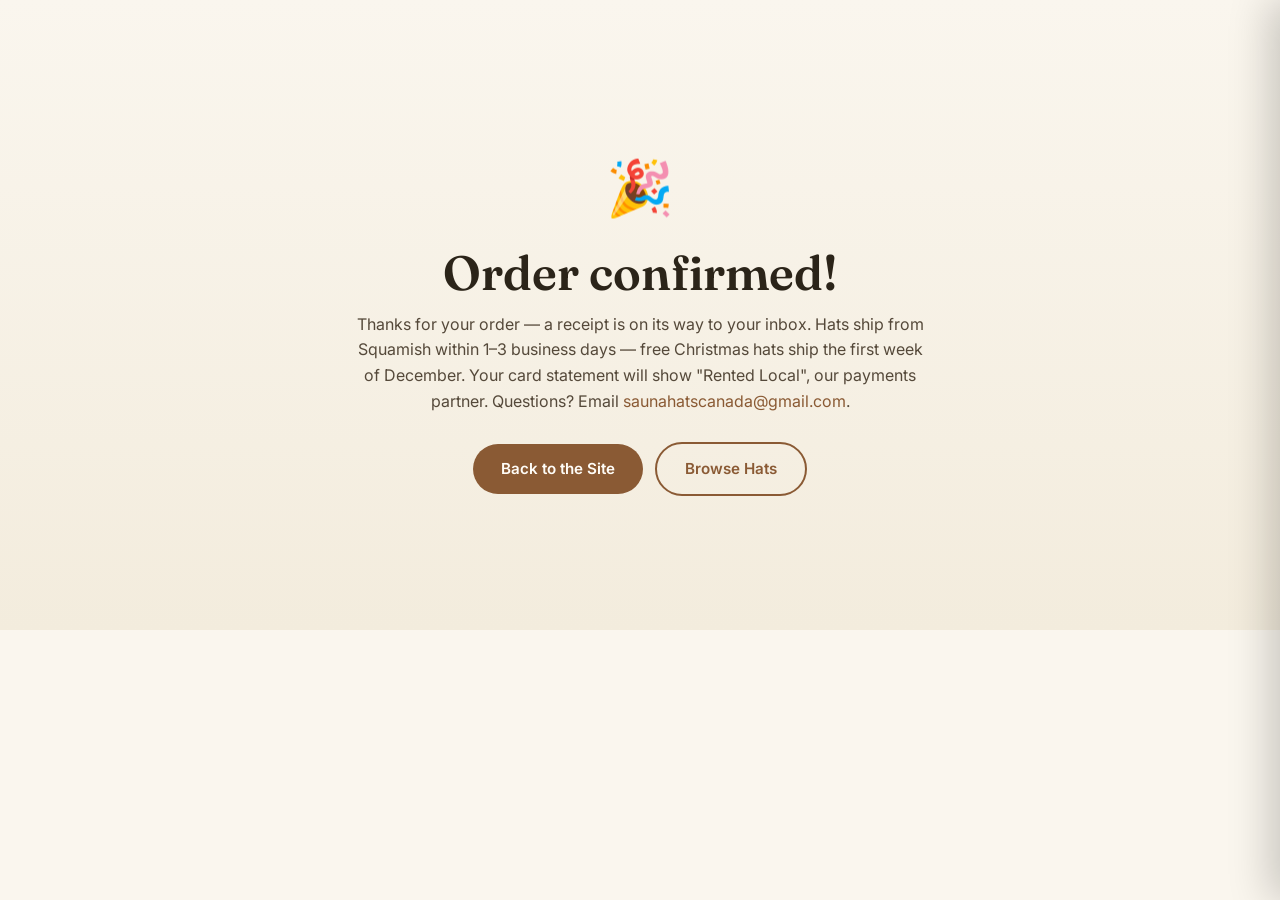
<file: order-success.html>
<!DOCTYPE html>
<html lang="en">
<head>
<meta charset="UTF-8">
<meta name="viewport" content="width=device-width, initial-scale=1.0">
<title>Order confirmed | Sauna Hats Canada</title>
<meta name="robots" content="noindex">
<link rel="icon" href="favicon.svg" type="image/svg+xml">
<link href="https://fonts.googleapis.com/css2?family=Fraunces:wght@600&family=Inter:wght@400;600&display=swap" rel="stylesheet">
<link rel="stylesheet" href="css/style.css">
</head>
<body data-clear-cart>
<div class="page-hero" style="min-height:70vh;display:flex;flex-direction:column;justify-content:center">
  <div style="font-size:3.4rem;margin-bottom:14px">🎉</div>
  <h1>Order confirmed!</h1>
  <p>Thanks for your order — a receipt is on its way to your inbox. Hats ship from Squamish within 1–3 business days — free Christmas hats ship the first week of December. Your card statement will show "Rented Local", our payments partner. Questions? Email <a href="mailto:saunahatscanada@gmail.com">saunahatscanada@gmail.com</a>.</p>
  <p style="margin-top:28px"><a href="index.html" class="btn">Back to the Site</a> &nbsp; <a href="shop.html" class="btn ghost">Browse Hats</a></p>
</div>
<script src="js/store.js"></script>
</body>
</html>
</file>
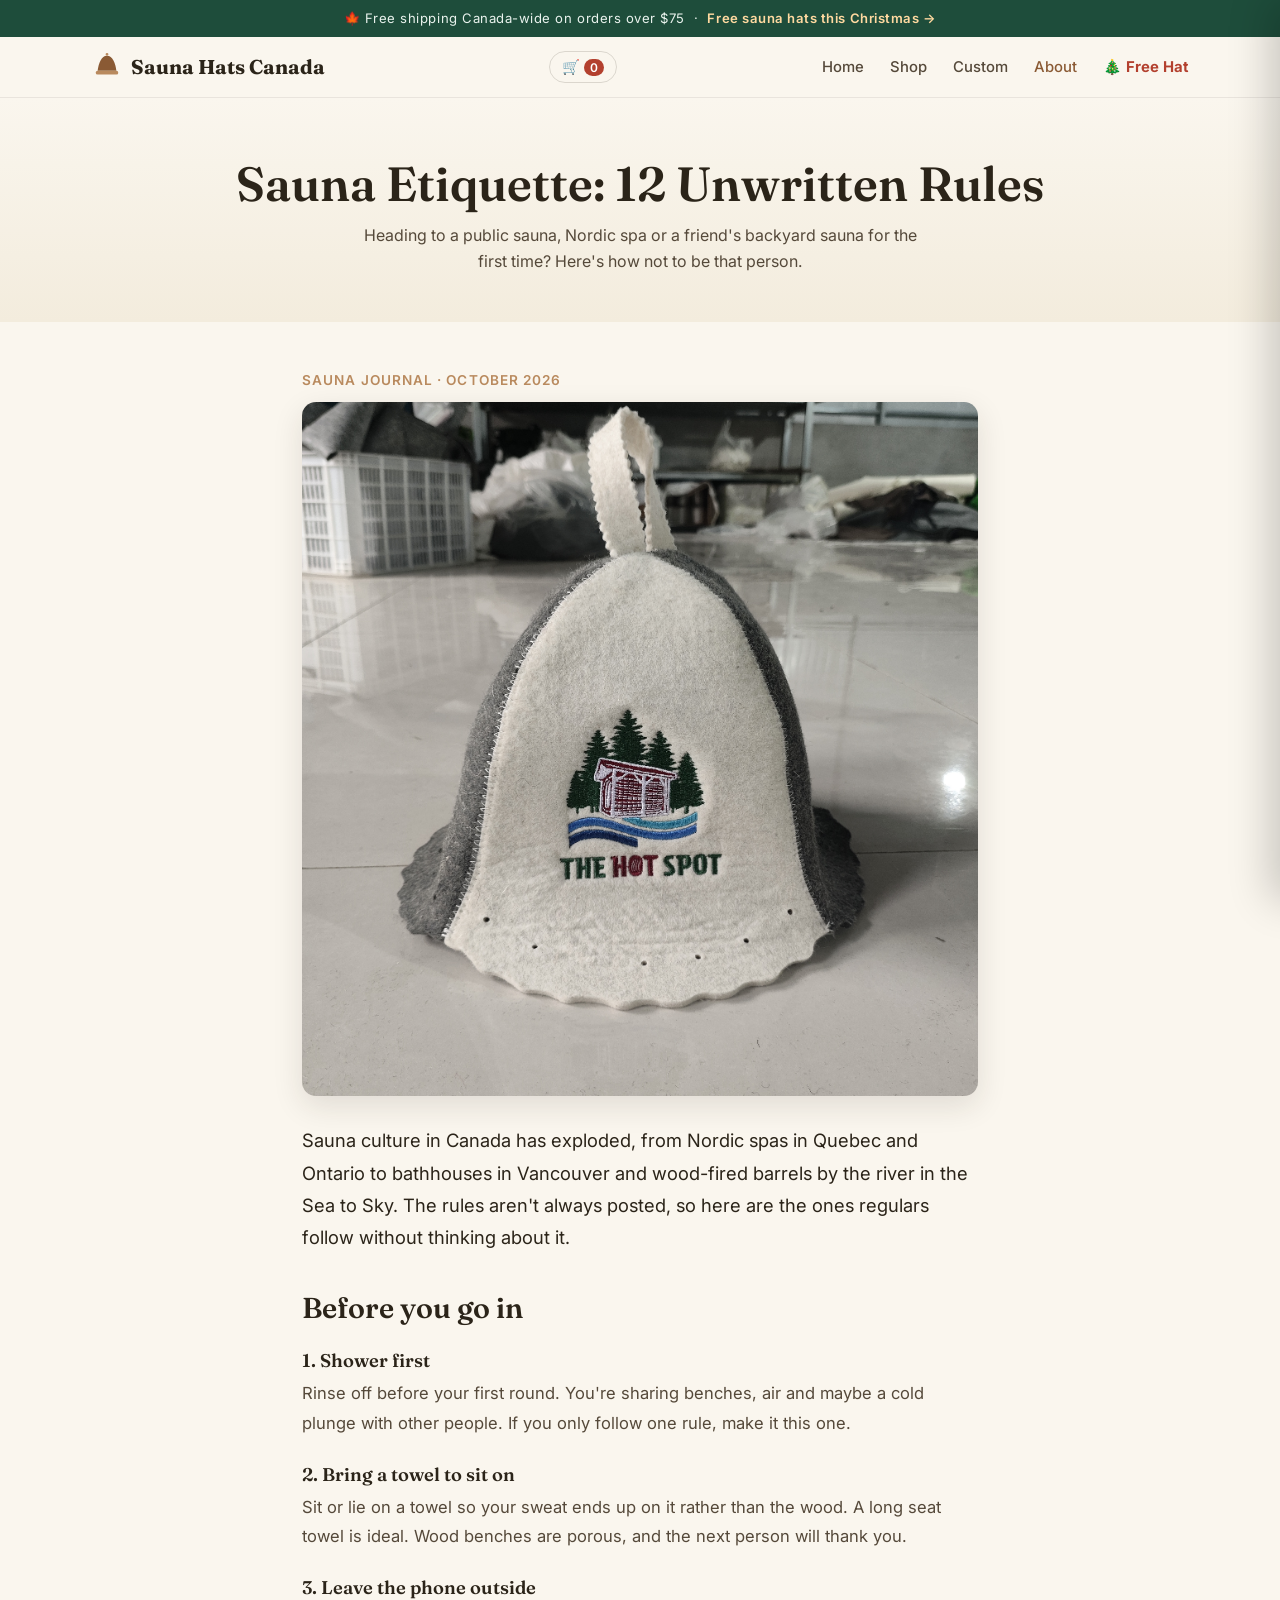
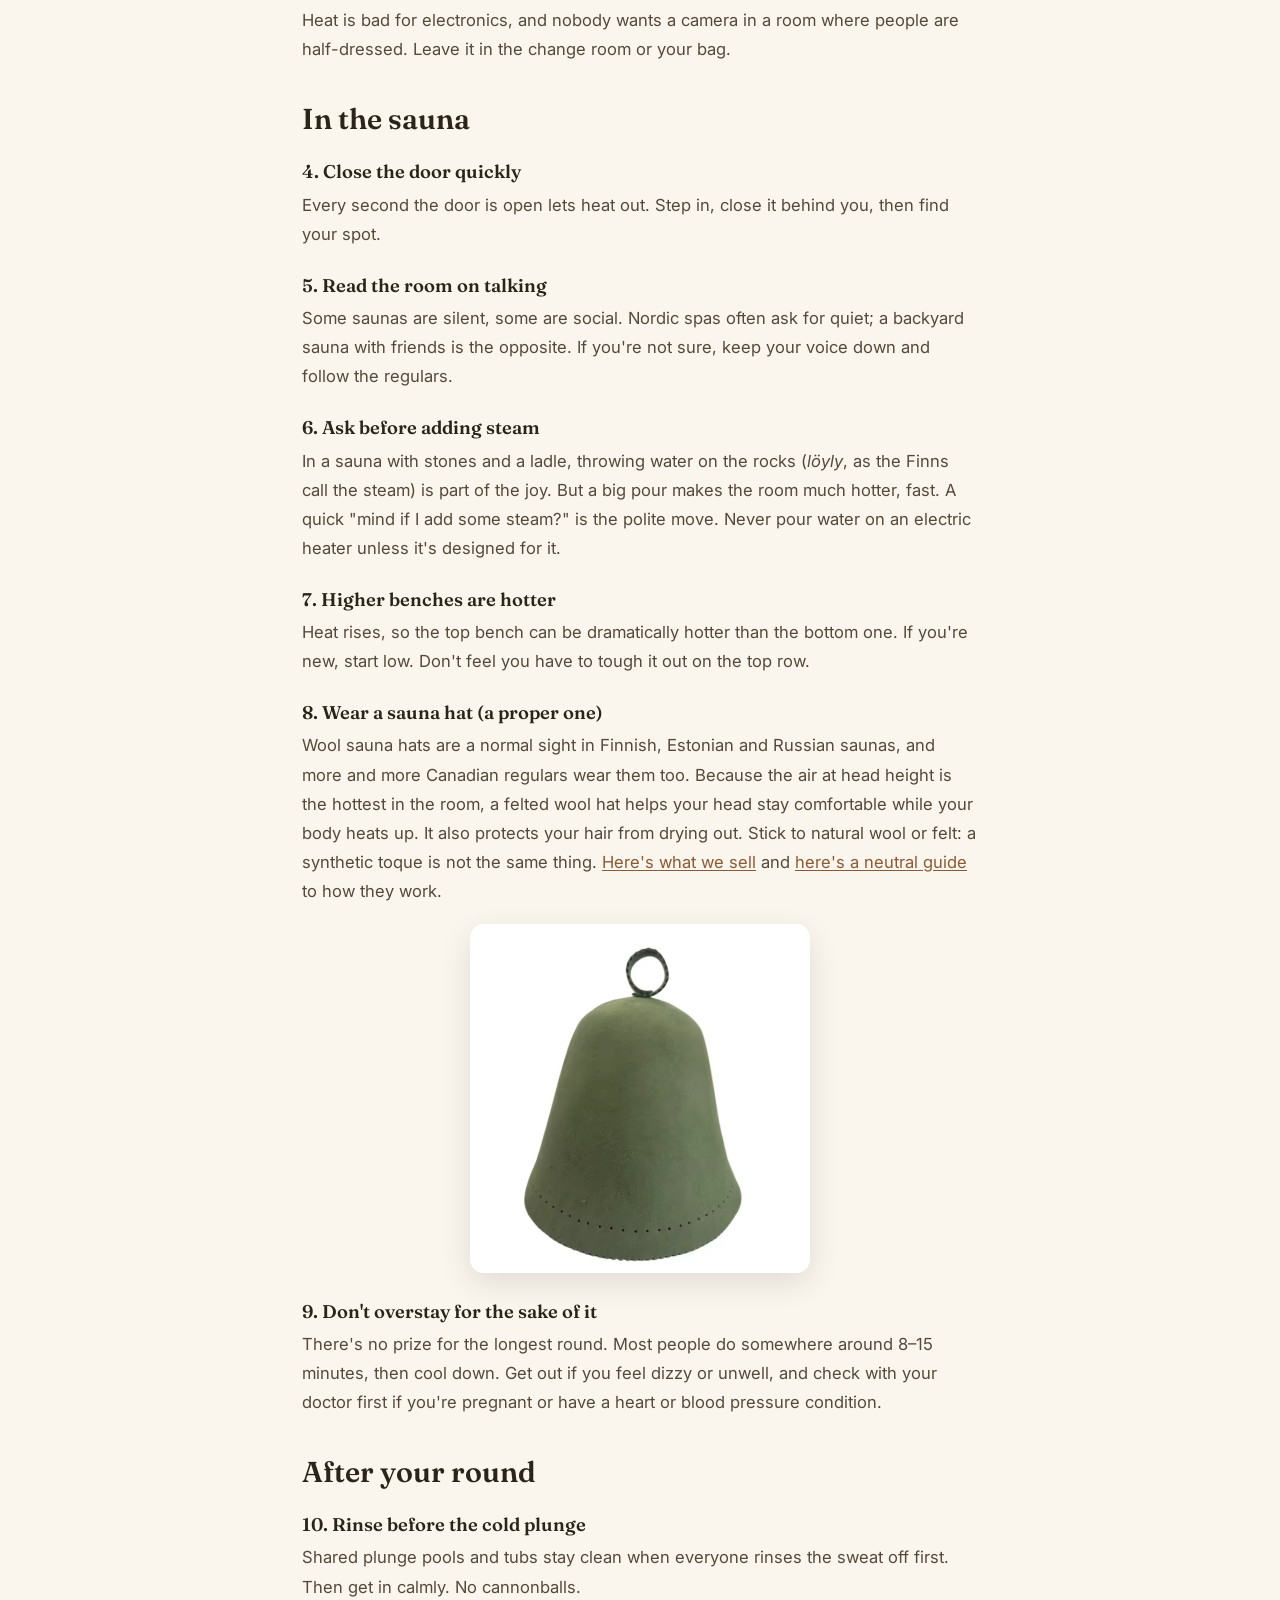
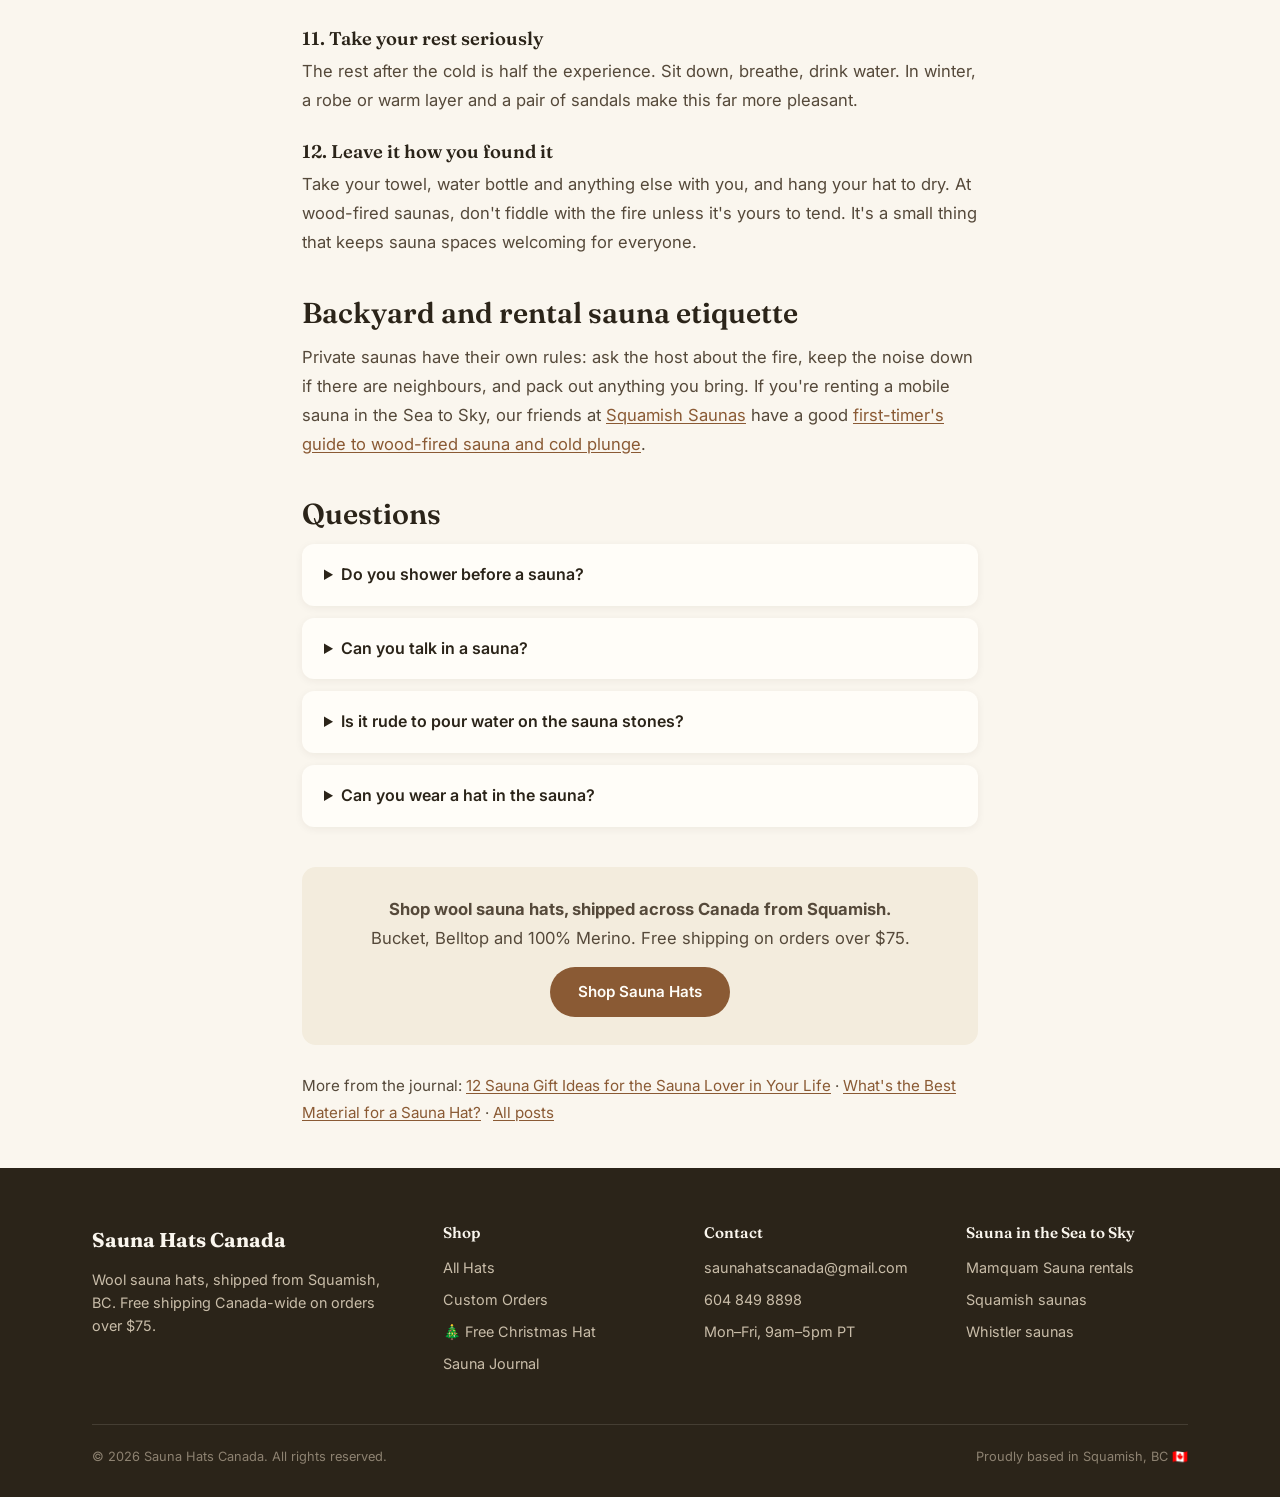
<file: sauna-etiquette.html>
<!DOCTYPE html>
<html lang="en">
<head>
<meta charset="UTF-8">
<meta name="viewport" content="width=device-width, initial-scale=1.0">
<title>Sauna Etiquette: 12 Unwritten Rules for Public Saunas in Canada</title>
<meta name="description" content="Sauna etiquette for first-timers and regulars in Canada: showering first, towels, talking, when to add steam, cold plunges, sauna hats and more. 12 unwritten rules explained.">
<link rel="canonical" href="https://saunahatcanada.com/sauna-etiquette.html">
<link rel="icon" href="favicon.svg" type="image/svg+xml">
<link rel="preconnect" href="https://fonts.googleapis.com">
<link rel="preconnect" href="https://fonts.gstatic.com" crossorigin>
<link href="https://fonts.googleapis.com/css2?family=Fraunces:ital,wght@0,500;0,600;0,700;1,500&family=Inter:wght@400;500;600;700&display=swap" rel="stylesheet">
<link rel="stylesheet" href="css/style.css">
<style>
.faq details { background: var(--white); border-radius: 12px; padding: 18px 22px; margin-bottom: 12px; box-shadow: 0 2px 8px rgba(43,36,25,.06); }
.faq summary { font-weight: 600; cursor: pointer; }
.faq p { margin-top: 10px; color: var(--char-soft); font-size: .93rem; }
</style>
<style>
.post { max-width: 720px; margin: 0 auto; padding: 48px 22px 24px; }
.post p, .post li { color: var(--char-soft); font-size: 1.04rem; line-height: 1.75; }
.post p { margin-bottom: 18px; }
.post h2 { font-size: clamp(1.4rem, 3vw, 1.8rem); margin: 38px 0 14px; color: var(--char); }
.post h3 { font-size: 1.15rem; margin: 26px 0 8px; color: var(--char); }
.post ul, .post ol { margin: 0 0 20px 22px; }
.post li { margin-bottom: 8px; }
.post a { text-decoration: underline; text-underline-offset: 2px; }
.post img.prod { max-width: 340px; margin-left: auto; margin-right: auto; }
.post img { border-radius: var(--radius); margin: 10px 0 28px; box-shadow: var(--shadow); }
.post .lead { font-size: 1.15rem; color: var(--char); }
.post .note { background: var(--white); border-left: 4px solid var(--wood); border-radius: 10px; padding: 16px 20px; margin: 24px 0; }
.post-meta { color: var(--wood); font-size: .85rem; font-weight: 600; letter-spacing: .08em; text-transform: uppercase; margin-bottom: 10px; }
.post-cta { background: var(--cream-2); border-radius: var(--radius); padding: 28px; text-align: center; margin: 40px 0 10px; }
.post-cta p { margin-bottom: 14px; }
.post-cta .btn { text-decoration: none; }
.faq details { background: var(--white); border-radius: 12px; padding: 18px 22px; margin-bottom: 12px; box-shadow: 0 2px 8px rgba(43,36,25,.06); }
.faq summary { font-weight: 600; cursor: pointer; }
.faq details p { margin: 10px 0 0; font-size: .97rem; }
.post-list { display: grid; gap: 18px; }
.post-card { display: block; background: var(--white); border-radius: var(--radius); padding: 24px 26px; box-shadow: 0 2px 8px rgba(43,36,25,.06); text-decoration: none !important; }
.post-card h2 { margin: 0 0 8px; font-size: 1.3rem; }
.post-card p { margin: 0; }
</style>
<meta property="og:type" content="article">
<meta property="og:title" content="Sauna Etiquette: 12 Unwritten Rules for Public Saunas in Canada">
<meta property="og:description" content="Sauna etiquette for first-timers and regulars in Canada: showering first, towels, talking, when to add steam, cold plunges, sauna hats and more. 12 unwritten rules explained.">
<meta property="og:url" content="https://saunahatcanada.com/sauna-etiquette.html">
<meta property="og:image" content="https://saunahatcanada.com/img/hero-1.png">
<script type="application/ld+json">
{
  "@context": "https://schema.org",
  "@type": "BlogPosting",
  "headline": "Sauna Etiquette: 12 Unwritten Rules for Public Saunas in Canada",
  "description": "Sauna etiquette for first-timers and regulars in Canada: showering first, towels, talking, when to add steam, cold plunges, sauna hats and more. 12 unwritten rules explained.",
  "image": "https://saunahatcanada.com/img/hero-1.png",
  "datePublished": "2026-10-21",
  "dateModified": "2026-10-21",
  "author": {
    "@type": "Organization",
    "name": "Sauna Hats Canada"
  },
  "publisher": {
    "@type": "Organization",
    "name": "Sauna Hats Canada"
  },
  "mainEntityOfPage": "https://saunahatcanada.com/sauna-etiquette.html"
}
</script>
<script type="application/ld+json">
{
  "@context": "https://schema.org",
  "@type": "FAQPage",
  "mainEntity": [
    {
      "@type": "Question",
      "name": "Do you shower before a sauna?",
      "acceptedAnswer": {
        "@type": "Answer",
        "text": "Yes. Rinse off before your first round, and again before getting into a shared cold plunge. It's the most basic rule of sauna etiquette almost everywhere."
      }
    },
    {
      "@type": "Question",
      "name": "Can you talk in a sauna?",
      "acceptedAnswer": {
        "@type": "Answer",
        "text": "It depends on the sauna. Many Nordic spas are quiet zones, while community and backyard saunas are often social. Follow the signs, and if there are none, keep your voice low and match the room."
      }
    },
    {
      "@type": "Question",
      "name": "Is it rude to pour water on the sauna stones?",
      "acceptedAnswer": {
        "@type": "Answer",
        "text": "Not if the sauna is set up for it, but ask the room first. A quick 'mind if I add steam?' is standard. Never pour water on an electric heater that isn't designed for it."
      }
    },
    {
      "@type": "Question",
      "name": "Can you wear a hat in the sauna?",
      "acceptedAnswer": {
        "@type": "Answer",
        "text": "Yes, as long as it's a proper sauna hat made of wool or felt. They're common in Finnish, Russian and Baltic sauna culture and help keep your head comfortable. Avoid synthetic hats, which can get uncomfortably hot."
      }
    }
  ]
}
</script>
</head>
<body>

<div class="announce">🍁 Free shipping Canada-wide on orders over $75 &nbsp;·&nbsp; <a href="christmas.html">Free sauna hats this Christmas →</a></div>

<header class="site">
  <nav class="nav">
    <a class="logo" href="index.html">
      <svg viewBox="0 0 32 32" fill="none"><path d="M16 4C10 4 7 12 6 20h20c-1-8-4-16-10-16z" fill="#8a5a34"/><path d="M4 22c0-1.1.9-2 2-2h20a2 2 0 1 1 0 4H6a2 2 0 0 1-2-2z" fill="#b98a5e"/><path d="M14.5 2.5a1.5 1.5 0 0 1 3 0c0 .9-.7 1.5-1.5 1.5s-1.5-.6-1.5-1.5z" fill="#b98a5e"/></svg>
      Sauna Hats Canada
    </a>
    <button class="hamburger" aria-label="Menu">☰</button>
    <ul class="nav-links">
      <li><a href="index.html">Home</a></li>
      <li><a href="shop.html">Shop</a></li>
      <li><a href="custom.html">Custom</a></li>
      <li><a href="about.html" class="active">About</a></li>
      <li><a href="christmas.html" class="xmas">🎄 Free Hat</a></li>
    </ul>
  </nav>
</header>

<div class="page-hero">
  <h1>Sauna Etiquette: 12 Unwritten Rules</h1>
  <p>Heading to a public sauna, Nordic spa or a friend's backyard sauna for the first time? Here's how not to be that person.</p>
</div>

<article class="post">
  <div class="post-meta">Sauna Journal &middot; October 2026</div>
  <img src="img/hero-1.png" alt="Wool sauna hats hanging in a cedar sauna" width="1200">

<p class="lead">Sauna culture in Canada has exploded, from Nordic spas in Quebec and Ontario to bathhouses in Vancouver and wood-fired barrels by the river in the Sea to Sky. The rules aren't always posted, so here are the ones regulars follow without thinking about it.</p>

<h2>Before you go in</h2>

<h3>1. Shower first</h3>
<p>Rinse off before your first round. You're sharing benches, air and maybe a cold plunge with other people. If you only follow one rule, make it this one.</p>

<h3>2. Bring a towel to sit on</h3>
<p>Sit or lie on a towel so your sweat ends up on it rather than the wood. A long seat towel is ideal. Wood benches are porous, and the next person will thank you.</p>

<h3>3. Leave the phone outside</h3>
<p>Heat is bad for electronics, and nobody wants a camera in a room where people are half-dressed. Leave it in the change room or your bag.</p>

<h2>In the sauna</h2>

<h3>4. Close the door quickly</h3>
<p>Every second the door is open lets heat out. Step in, close it behind you, then find your spot.</p>

<h3>5. Read the room on talking</h3>
<p>Some saunas are silent, some are social. Nordic spas often ask for quiet; a backyard sauna with friends is the opposite. If you're not sure, keep your voice down and follow the regulars.</p>

<h3>6. Ask before adding steam</h3>
<p>In a sauna with stones and a ladle, throwing water on the rocks (<em>löyly</em>, as the Finns call the steam) is part of the joy. But a big pour makes the room much hotter, fast. A quick "mind if I add some steam?" is the polite move. Never pour water on an electric heater unless it's designed for it.</p>

<h3>7. Higher benches are hotter</h3>
<p>Heat rises, so the top bench can be dramatically hotter than the bottom one. If you're new, start low. Don't feel you have to tough it out on the top row.</p>

<h3>8. Wear a sauna hat (a proper one)</h3>
<p>Wool sauna hats are a normal sight in Finnish, Estonian and Russian saunas, and more and more Canadian regulars wear them too. Because the air at head height is the hottest in the room, a felted wool hat helps your head stay comfortable while your body heats up. It also protects your hair from drying out. Stick to natural wool or felt: a synthetic toque is not the same thing. <a href="shop.html">Here's what we sell</a> and <a href="https://sauna-hat.ca/">here's a neutral guide</a> to how they work.</p>
<img class="prod" src="img/100-merino-wool-sauna-hats-1.png" alt="Forest green merino wool sauna hat" loading="lazy">

<h3>9. Don't overstay for the sake of it</h3>
<p>There's no prize for the longest round. Most people do somewhere around 8–15 minutes, then cool down. Get out if you feel dizzy or unwell, and check with your doctor first if you're pregnant or have a heart or blood pressure condition.</p>

<h2>After your round</h2>

<h3>10. Rinse before the cold plunge</h3>
<p>Shared plunge pools and tubs stay clean when everyone rinses the sweat off first. Then get in calmly. No cannonballs.</p>

<h3>11. Take your rest seriously</h3>
<p>The rest after the cold is half the experience. Sit down, breathe, drink water. In winter, a robe or warm layer and a pair of sandals make this far more pleasant.</p>

<h3>12. Leave it how you found it</h3>
<p>Take your towel, water bottle and anything else with you, and hang your hat to dry. At wood-fired saunas, don't fiddle with the fire unless it's yours to tend. It's a small thing that keeps sauna spaces welcoming for everyone.</p>

<h2>Backyard and rental sauna etiquette</h2>
<p>Private saunas have their own rules: ask the host about the fire, keep the noise down if there are neighbours, and pack out anything you bring. If you're renting a mobile sauna in the Sea to Sky, our friends at <a href="https://www.saunasquamish.com/">Squamish Saunas</a> have a good <a href="https://www.saunasquamish.com/how-to-sauna-first-timers-guide.html">first-timer's guide to wood-fired sauna and cold plunge</a>.</p>

<h2>Questions</h2>
<div class="faq">
<details><summary>Do you shower before a sauna?</summary><p>Yes. Rinse off before your first round, and again before getting into a shared cold plunge. It's the most basic rule of sauna etiquette almost everywhere.</p></details>
<details><summary>Can you talk in a sauna?</summary><p>It depends on the sauna. Many Nordic spas are quiet zones, while community and backyard saunas are often social. Follow the signs, and if there are none, keep your voice low and match the room.</p></details>
<details><summary>Is it rude to pour water on the sauna stones?</summary><p>Not if the sauna is set up for it, but ask the room first. A quick 'mind if I add steam?' is standard. Never pour water on an electric heater that isn't designed for it.</p></details>
<details><summary>Can you wear a hat in the sauna?</summary><p>Yes, as long as it's a proper sauna hat made of wool or felt. They're common in Finnish, Russian and Baltic sauna culture and help keep your head comfortable. Avoid synthetic hats, which can get uncomfortably hot.</p></details>
</div>
<div class="post-cta">
  <p><strong>Shop wool sauna hats, shipped across Canada from Squamish.</strong><br>Bucket, Belltop and 100% Merino. Free shipping on orders over $75.</p>
  <a class="btn" href="shop.html">Shop Sauna Hats</a>
</div>
  <p style="margin-top:28px;font-size:.95rem">More from the journal: <a href="sauna-gift-ideas-canada.html">12 Sauna Gift Ideas for the Sauna Lover in Your Life</a> &middot; <a href="best-sauna-hat-material.html">What's the Best Material for a Sauna Hat?</a> &middot; <a href="blog.html">All posts</a></p>
</article>

<footer class="site">
  <div class="wrap">
    <div class="foot-grid">
      <div>
        <div class="logo">Sauna Hats Canada</div>
        <p>Wool sauna hats, shipped from Squamish, BC. Free shipping Canada-wide on orders over $75.</p>
      </div>
      <div>
        <h4>Shop</h4>
        <ul>
          <li><a href="shop.html">All Hats</a></li>
          <li><a href="custom.html">Custom Orders</a></li>
          <li><a href="christmas.html">🎄 Free Christmas Hat</a></li>
          <li><a href="blog.html">Sauna Journal</a></li>
        </ul>
      </div>
      <div>
        <h4>Contact</h4>
        <ul>
          <li><a href="mailto:saunahatscanada@gmail.com">saunahatscanada@gmail.com</a></li>
          <li><a href="tel:+16048498898">604 849 8898</a></li>
          <li>Mon–Fri, 9am–5pm PT</li>
        </ul>
      </div>
      <div>
        <h4>Sauna in the Sea to Sky</h4>
        <ul>
          <li><a href="https://www.mamquamsauna.com/">Mamquam Sauna rentals</a></li>
          <li><a href="https://www.saunasquamish.com/">Squamish saunas</a></li>
          <li><a href="https://www.saunawhistler.com/">Whistler saunas</a></li>
        </ul>
      </div>
    </div>
    <div class="foot-bottom">
      <span>© 2026 Sauna Hats Canada. All rights reserved.</span>
      <span>Proudly based in Squamish, BC 🇨🇦</span>
    </div>
  </div>
</footer>

<script src="js/store.js"></script>
<!-- Cloudflare Web Analytics --><script defer src='https://static.cloudflareinsights.com/beacon.min.js' data-cf-beacon='{"token": "0a8b123f1d8044868eba831f02823bea"}'></script><!-- End Cloudflare Web Analytics -->
</body>
</html>
</file>
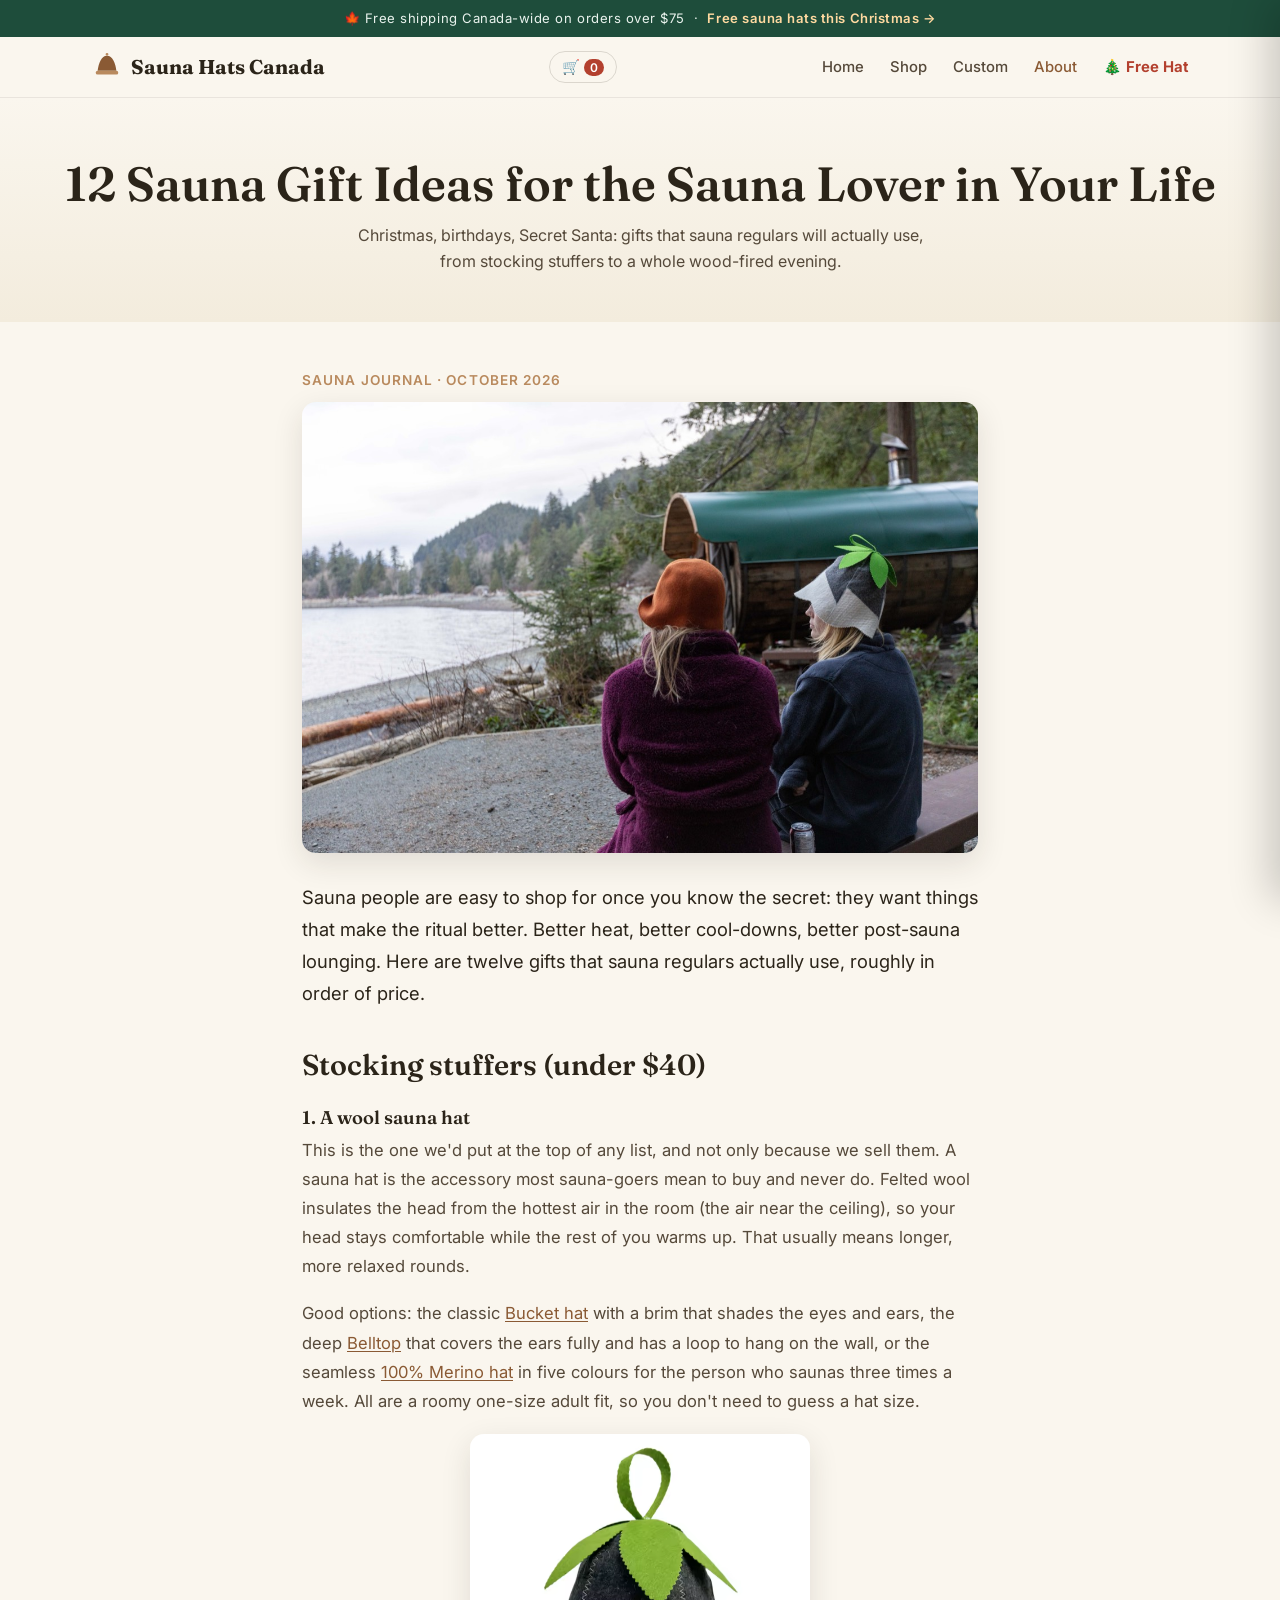
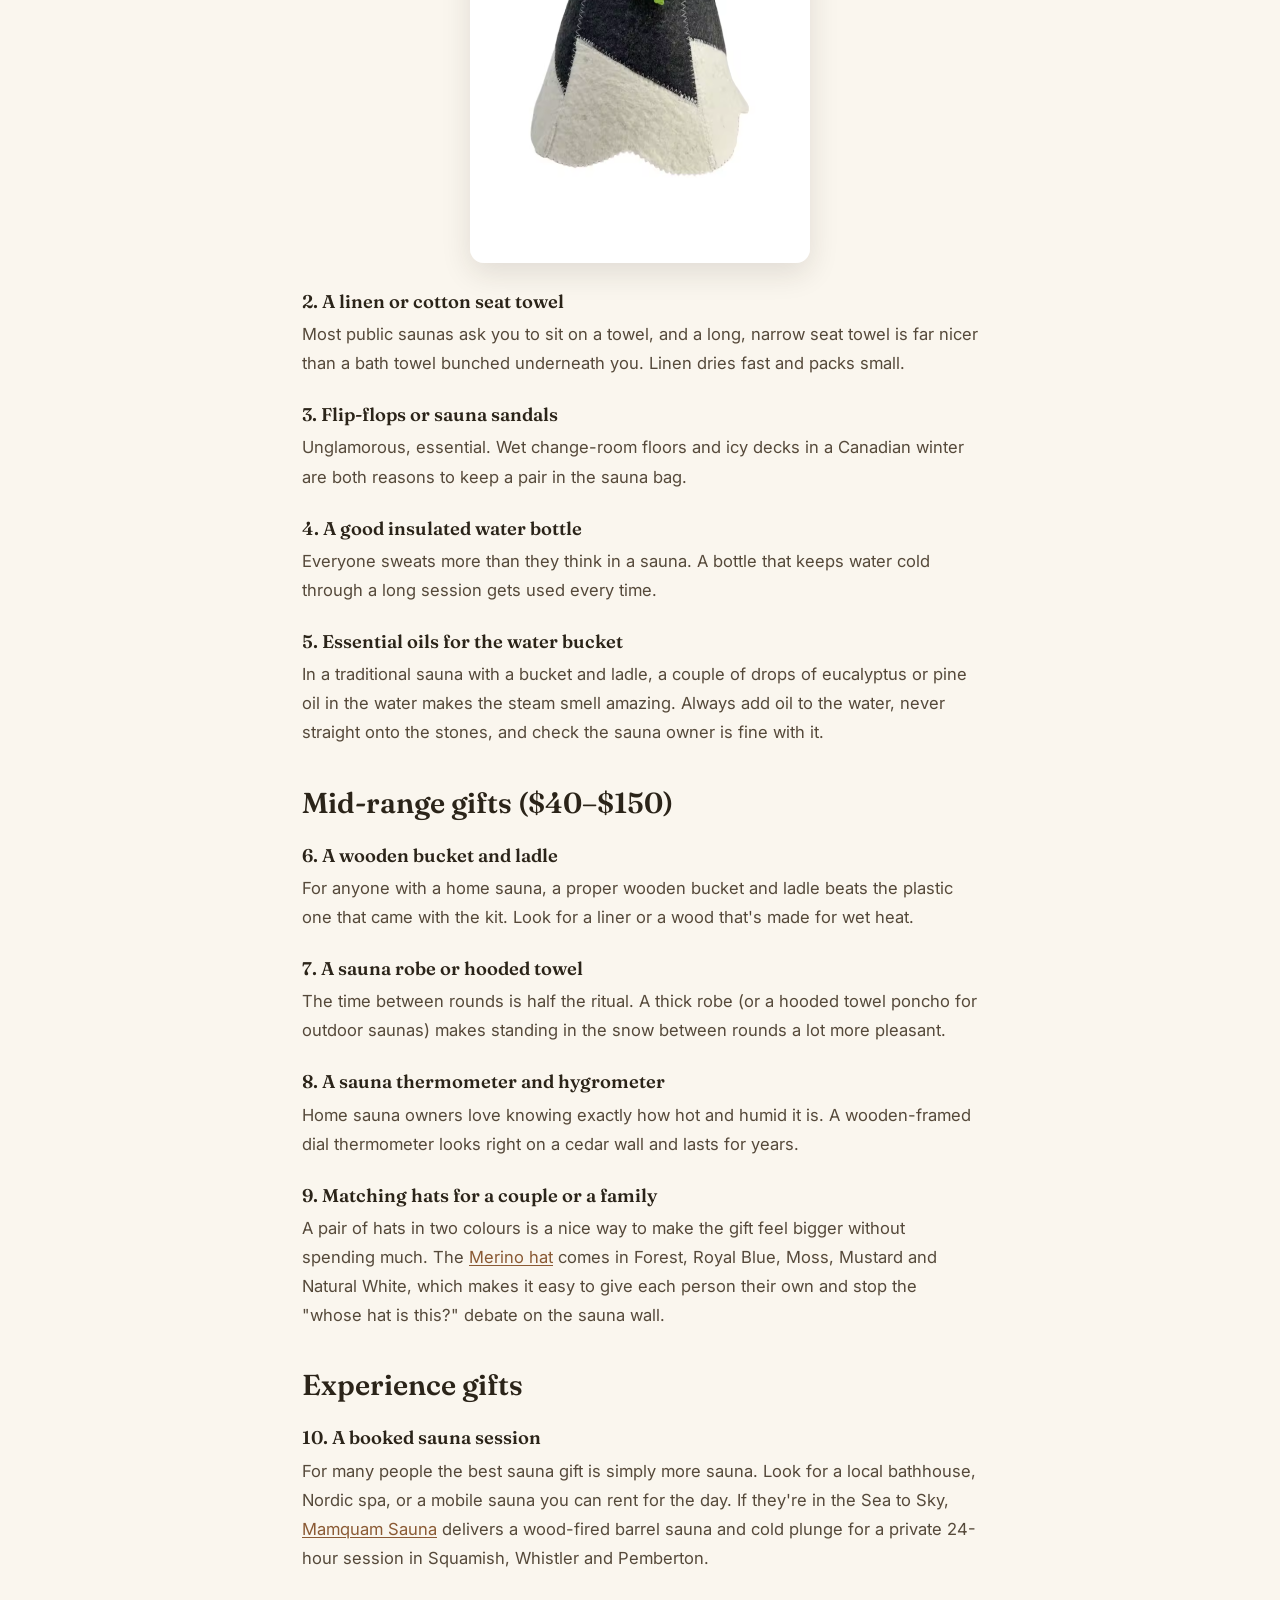
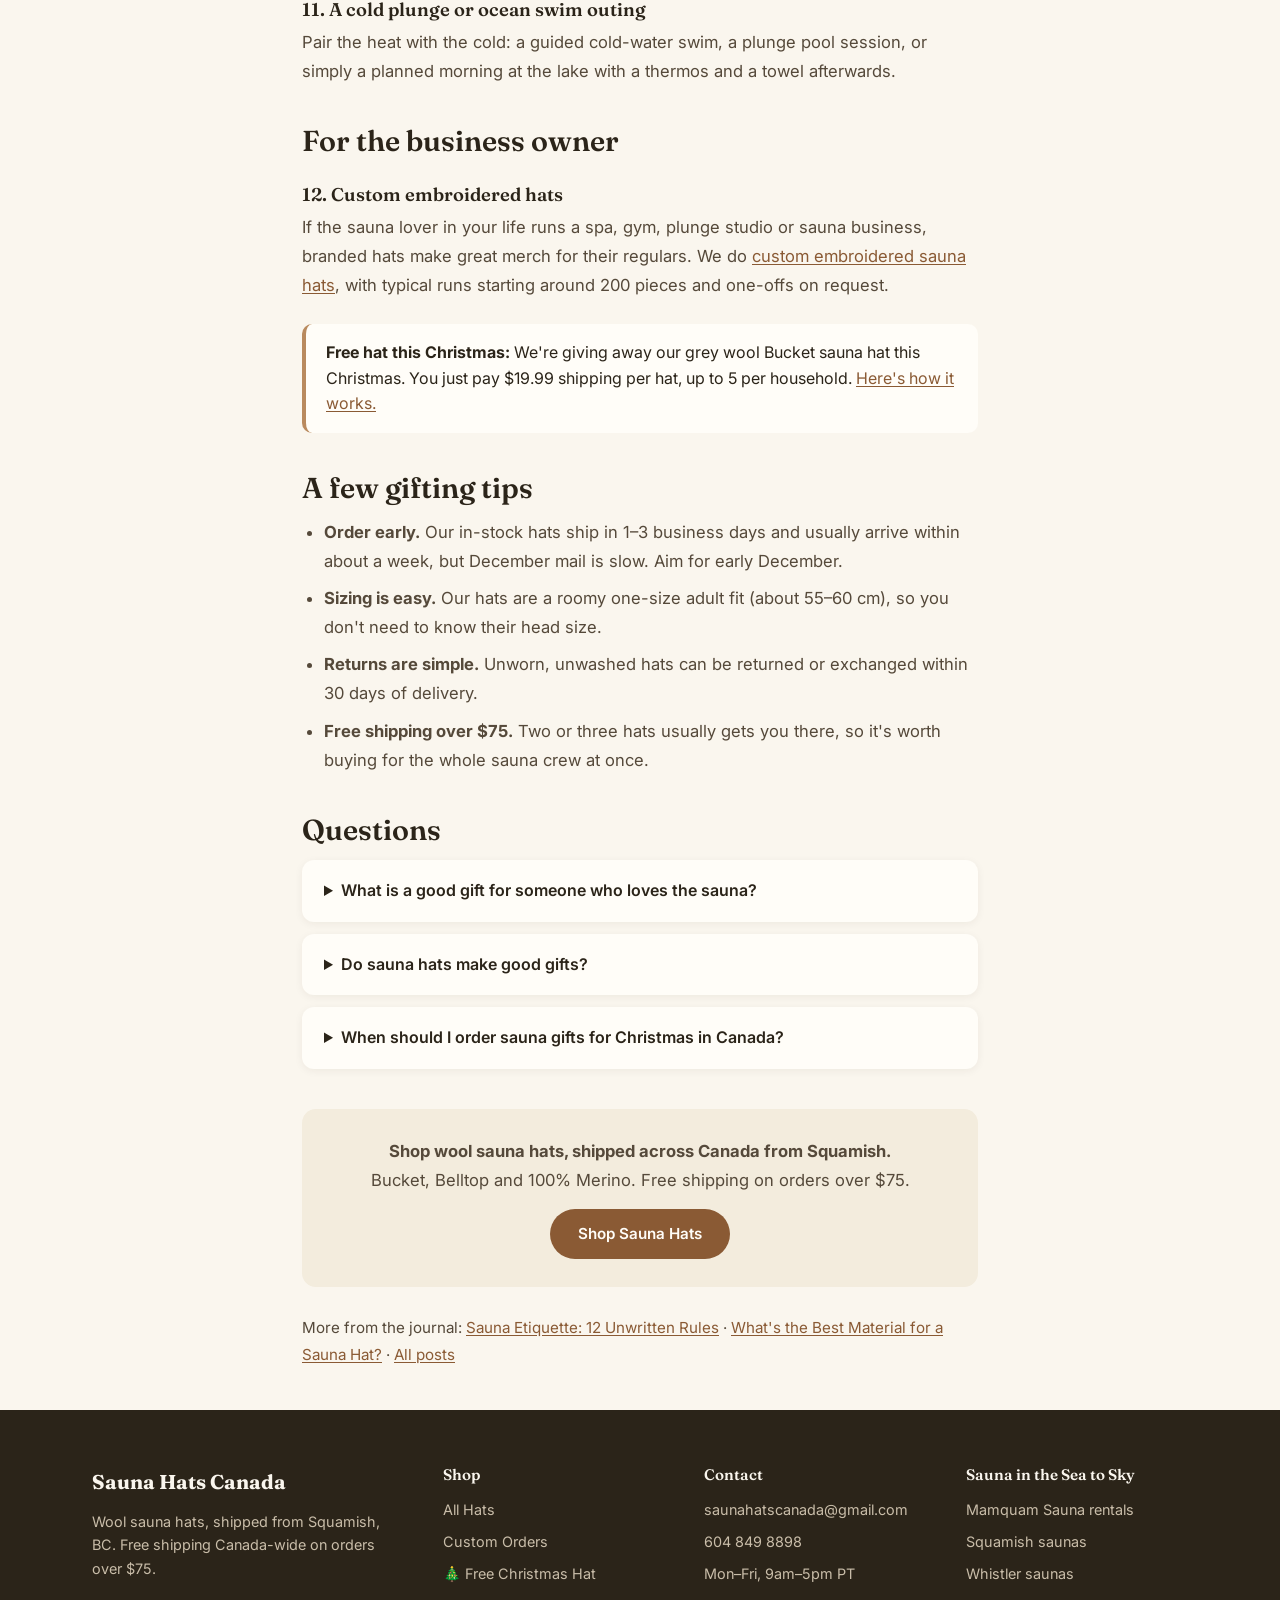
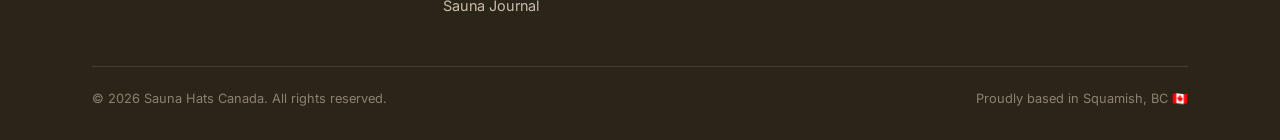
<file: sauna-gift-ideas-canada.html>
<!DOCTYPE html>
<html lang="en">
<head>
<meta charset="UTF-8">
<meta name="viewport" content="width=device-width, initial-scale=1.0">
<title>Sauna Gift Ideas: 12 Gifts for the Sauna Lover in Your Life (Canada, 2026)</title>
<meta name="description" content="Looking for a gift for someone who loves the sauna? 12 practical sauna gift ideas for Canadians, from wool sauna hats and robes to cold plunge sessions, with tips on what&#x27;s worth it.">
<link rel="canonical" href="https://saunahatcanada.com/sauna-gift-ideas-canada.html">
<link rel="icon" href="favicon.svg" type="image/svg+xml">
<link rel="preconnect" href="https://fonts.googleapis.com">
<link rel="preconnect" href="https://fonts.gstatic.com" crossorigin>
<link href="https://fonts.googleapis.com/css2?family=Fraunces:ital,wght@0,500;0,600;0,700;1,500&family=Inter:wght@400;500;600;700&display=swap" rel="stylesheet">
<link rel="stylesheet" href="css/style.css">
<style>
.faq details { background: var(--white); border-radius: 12px; padding: 18px 22px; margin-bottom: 12px; box-shadow: 0 2px 8px rgba(43,36,25,.06); }
.faq summary { font-weight: 600; cursor: pointer; }
.faq p { margin-top: 10px; color: var(--char-soft); font-size: .93rem; }
</style>
<style>
.post { max-width: 720px; margin: 0 auto; padding: 48px 22px 24px; }
.post p, .post li { color: var(--char-soft); font-size: 1.04rem; line-height: 1.75; }
.post p { margin-bottom: 18px; }
.post h2 { font-size: clamp(1.4rem, 3vw, 1.8rem); margin: 38px 0 14px; color: var(--char); }
.post h3 { font-size: 1.15rem; margin: 26px 0 8px; color: var(--char); }
.post ul, .post ol { margin: 0 0 20px 22px; }
.post li { margin-bottom: 8px; }
.post a { text-decoration: underline; text-underline-offset: 2px; }
.post img.prod { max-width: 340px; margin-left: auto; margin-right: auto; }
.post img { border-radius: var(--radius); margin: 10px 0 28px; box-shadow: var(--shadow); }
.post .lead { font-size: 1.15rem; color: var(--char); }
.post .note { background: var(--white); border-left: 4px solid var(--wood); border-radius: 10px; padding: 16px 20px; margin: 24px 0; }
.post-meta { color: var(--wood); font-size: .85rem; font-weight: 600; letter-spacing: .08em; text-transform: uppercase; margin-bottom: 10px; }
.post-cta { background: var(--cream-2); border-radius: var(--radius); padding: 28px; text-align: center; margin: 40px 0 10px; }
.post-cta p { margin-bottom: 14px; }
.post-cta .btn { text-decoration: none; }
.faq details { background: var(--white); border-radius: 12px; padding: 18px 22px; margin-bottom: 12px; box-shadow: 0 2px 8px rgba(43,36,25,.06); }
.faq summary { font-weight: 600; cursor: pointer; }
.faq details p { margin: 10px 0 0; font-size: .97rem; }
.post-list { display: grid; gap: 18px; }
.post-card { display: block; background: var(--white); border-radius: var(--radius); padding: 24px 26px; box-shadow: 0 2px 8px rgba(43,36,25,.06); text-decoration: none !important; }
.post-card h2 { margin: 0 0 8px; font-size: 1.3rem; }
.post-card p { margin: 0; }
</style>
<meta property="og:type" content="article">
<meta property="og:title" content="Sauna Gift Ideas: 12 Gifts for the Sauna Lover in Your Life (Canada, 2026)">
<meta property="og:description" content="Looking for a gift for someone who loves the sauna? 12 practical sauna gift ideas for Canadians, from wool sauna hats and robes to cold plunge sessions, with tips on what&#x27;s worth it.">
<meta property="og:url" content="https://saunahatcanada.com/sauna-gift-ideas-canada.html">
<meta property="og:image" content="https://saunahatcanada.com/img/sauna-hats-at-the-sauna.jpg">
<script type="application/ld+json">
{
  "@context": "https://schema.org",
  "@type": "BlogPosting",
  "headline": "Sauna Gift Ideas: 12 Gifts for the Sauna Lover in Your Life (Canada, 2026)",
  "description": "Looking for a gift for someone who loves the sauna? 12 practical sauna gift ideas for Canadians, from wool sauna hats and robes to cold plunge sessions, with tips on what's worth it.",
  "image": "https://saunahatcanada.com/img/sauna-hats-at-the-sauna.jpg",
  "datePublished": "2026-10-21",
  "dateModified": "2026-10-21",
  "author": {
    "@type": "Organization",
    "name": "Sauna Hats Canada"
  },
  "publisher": {
    "@type": "Organization",
    "name": "Sauna Hats Canada"
  },
  "mainEntityOfPage": "https://saunahatcanada.com/sauna-gift-ideas-canada.html"
}
</script>
<script type="application/ld+json">
{
  "@context": "https://schema.org",
  "@type": "FAQPage",
  "mainEntity": [
    {
      "@type": "Question",
      "name": "What is a good gift for someone who loves the sauna?",
      "acceptedAnswer": {
        "@type": "Answer",
        "text": "A wool sauna hat is the classic pick: it's affordable, it gets used every session, and most people don't buy one for themselves. Robes, linen seat towels, a wooden bucket and ladle, or a booked sauna session are also well received."
      }
    },
    {
      "@type": "Question",
      "name": "Do sauna hats make good gifts?",
      "acceptedAnswer": {
        "@type": "Answer",
        "text": "Yes. A felted wool sauna hat is under $40, fits most adults (roughly 55–60 cm), and keeps your head cooler so you can stay in longer. It's one of the few sauna accessories almost every regular ends up wanting."
      }
    },
    {
      "@type": "Question",
      "name": "When should I order sauna gifts for Christmas in Canada?",
      "acceptedAnswer": {
        "@type": "Answer",
        "text": "Order by early December. In-stock hats from Sauna Hats Canada usually ship within 1–3 business days and arrive in about a week, but holiday mail gets slower closer to Christmas."
      }
    }
  ]
}
</script>
</head>
<body>

<div class="announce">🍁 Free shipping Canada-wide on orders over $75 &nbsp;·&nbsp; <a href="christmas.html">Free sauna hats this Christmas →</a></div>

<header class="site">
  <nav class="nav">
    <a class="logo" href="index.html">
      <svg viewBox="0 0 32 32" fill="none"><path d="M16 4C10 4 7 12 6 20h20c-1-8-4-16-10-16z" fill="#8a5a34"/><path d="M4 22c0-1.1.9-2 2-2h20a2 2 0 1 1 0 4H6a2 2 0 0 1-2-2z" fill="#b98a5e"/><path d="M14.5 2.5a1.5 1.5 0 0 1 3 0c0 .9-.7 1.5-1.5 1.5s-1.5-.6-1.5-1.5z" fill="#b98a5e"/></svg>
      Sauna Hats Canada
    </a>
    <button class="hamburger" aria-label="Menu">☰</button>
    <ul class="nav-links">
      <li><a href="index.html">Home</a></li>
      <li><a href="shop.html">Shop</a></li>
      <li><a href="custom.html">Custom</a></li>
      <li><a href="about.html" class="active">About</a></li>
      <li><a href="christmas.html" class="xmas">🎄 Free Hat</a></li>
    </ul>
  </nav>
</header>

<div class="page-hero">
  <h1>12 Sauna Gift Ideas for the Sauna Lover in Your Life</h1>
  <p>Christmas, birthdays, Secret Santa: gifts that sauna regulars will actually use, from stocking stuffers to a whole wood-fired evening.</p>
</div>

<article class="post">
  <div class="post-meta">Sauna Journal &middot; October 2026</div>
  <img src="img/sauna-hats-at-the-sauna.jpg" alt="Two friends in felt sauna hats cooling down beside a wood-fired barrel sauna" width="1200">

<p class="lead">Sauna people are easy to shop for once you know the secret: they want things that make the ritual better. Better heat, better cool-downs, better post-sauna lounging. Here are twelve gifts that sauna regulars actually use, roughly in order of price.</p>

<h2>Stocking stuffers (under $40)</h2>

<h3>1. A wool sauna hat</h3>
<p>This is the one we'd put at the top of any list, and not only because we sell them. A sauna hat is the accessory most sauna-goers mean to buy and never do. Felted wool insulates the head from the hottest air in the room (the air near the ceiling), so your head stays comfortable while the rest of you warms up. That usually means longer, more relaxed rounds.</p>
<p>Good options: the classic <a href="shop.html">Bucket hat</a> with a brim that shades the eyes and ears, the deep <a href="shop.html">Belltop</a> that covers the ears fully and has a loop to hang on the wall, or the seamless <a href="shop.html">100% Merino hat</a> in five colours for the person who saunas three times a week. All are a roomy one-size adult fit, so you don't need to guess a hat size.</p>
<img class="prod" src="img/belltop-100-wool-sauna-hat-1.png" alt="Charcoal wool belltop sauna hat with leaf detail" loading="lazy">

<h3>2. A linen or cotton seat towel</h3>
<p>Most public saunas ask you to sit on a towel, and a long, narrow seat towel is far nicer than a bath towel bunched underneath you. Linen dries fast and packs small.</p>

<h3>3. Flip-flops or sauna sandals</h3>
<p>Unglamorous, essential. Wet change-room floors and icy decks in a Canadian winter are both reasons to keep a pair in the sauna bag.</p>

<h3>4. A good insulated water bottle</h3>
<p>Everyone sweats more than they think in a sauna. A bottle that keeps water cold through a long session gets used every time.</p>

<h3>5. Essential oils for the water bucket</h3>
<p>In a traditional sauna with a bucket and ladle, a couple of drops of eucalyptus or pine oil in the water makes the steam smell amazing. Always add oil to the water, never straight onto the stones, and check the sauna owner is fine with it.</p>

<h2>Mid-range gifts ($40–$150)</h2>

<h3>6. A wooden bucket and ladle</h3>
<p>For anyone with a home sauna, a proper wooden bucket and ladle beats the plastic one that came with the kit. Look for a liner or a wood that's made for wet heat.</p>

<h3>7. A sauna robe or hooded towel</h3>
<p>The time between rounds is half the ritual. A thick robe (or a hooded towel poncho for outdoor saunas) makes standing in the snow between rounds a lot more pleasant.</p>

<h3>8. A sauna thermometer and hygrometer</h3>
<p>Home sauna owners love knowing exactly how hot and humid it is. A wooden-framed dial thermometer looks right on a cedar wall and lasts for years.</p>

<h3>9. Matching hats for a couple or a family</h3>
<p>A pair of hats in two colours is a nice way to make the gift feel bigger without spending much. The <a href="shop.html">Merino hat</a> comes in Forest, Royal Blue, Moss, Mustard and Natural White, which makes it easy to give each person their own and stop the "whose hat is this?" debate on the sauna wall.</p>

<h2>Experience gifts</h2>

<h3>10. A booked sauna session</h3>
<p>For many people the best sauna gift is simply more sauna. Look for a local bathhouse, Nordic spa, or a mobile sauna you can rent for the day. If they're in the Sea to Sky, <a href="https://www.mamquamsauna.com/">Mamquam Sauna</a> delivers a wood-fired barrel sauna and cold plunge for a private 24-hour session in Squamish, Whistler and Pemberton.</p>

<h3>11. A cold plunge or ocean swim outing</h3>
<p>Pair the heat with the cold: a guided cold-water swim, a plunge pool session, or simply a planned morning at the lake with a thermos and a towel afterwards.</p>

<h2>For the business owner</h2>

<h3>12. Custom embroidered hats</h3>
<p>If the sauna lover in your life runs a spa, gym, plunge studio or sauna business, branded hats make great merch for their regulars. We do <a href="custom.html">custom embroidered sauna hats</a>, with typical runs starting around 200 pieces and one-offs on request.</p>

<div class="note"><strong>Free hat this Christmas:</strong> We're giving away our grey wool Bucket sauna hat this Christmas. You just pay $19.99 shipping per hat, up to 5 per household. <a href="christmas.html">Here's how it works.</a></div>

<h2>A few gifting tips</h2>
<ul>
  <li><strong>Order early.</strong> Our in-stock hats ship in 1–3 business days and usually arrive within about a week, but December mail is slow. Aim for early December.</li>
  <li><strong>Sizing is easy.</strong> Our hats are a roomy one-size adult fit (about 55–60 cm), so you don't need to know their head size.</li>
  <li><strong>Returns are simple.</strong> Unworn, unwashed hats can be returned or exchanged within 30 days of delivery.</li>
  <li><strong>Free shipping over $75.</strong> Two or three hats usually gets you there, so it's worth buying for the whole sauna crew at once.</li>
</ul>

<h2>Questions</h2>
<div class="faq">
<details><summary>What is a good gift for someone who loves the sauna?</summary><p>A wool sauna hat is the classic pick: it's affordable, it gets used every session, and most people don't buy one for themselves. Robes, linen seat towels, a wooden bucket and ladle, or a booked sauna session are also well received.</p></details>
<details><summary>Do sauna hats make good gifts?</summary><p>Yes. A felted wool sauna hat is under $40, fits most adults (roughly 55–60 cm), and keeps your head cooler so you can stay in longer. It's one of the few sauna accessories almost every regular ends up wanting.</p></details>
<details><summary>When should I order sauna gifts for Christmas in Canada?</summary><p>Order by early December. In-stock hats from Sauna Hats Canada usually ship within 1–3 business days and arrive in about a week, but holiday mail gets slower closer to Christmas.</p></details>
</div>
<div class="post-cta">
  <p><strong>Shop wool sauna hats, shipped across Canada from Squamish.</strong><br>Bucket, Belltop and 100% Merino. Free shipping on orders over $75.</p>
  <a class="btn" href="shop.html">Shop Sauna Hats</a>
</div>
  <p style="margin-top:28px;font-size:.95rem">More from the journal: <a href="sauna-etiquette.html">Sauna Etiquette: 12 Unwritten Rules</a> &middot; <a href="best-sauna-hat-material.html">What's the Best Material for a Sauna Hat?</a> &middot; <a href="blog.html">All posts</a></p>
</article>

<footer class="site">
  <div class="wrap">
    <div class="foot-grid">
      <div>
        <div class="logo">Sauna Hats Canada</div>
        <p>Wool sauna hats, shipped from Squamish, BC. Free shipping Canada-wide on orders over $75.</p>
      </div>
      <div>
        <h4>Shop</h4>
        <ul>
          <li><a href="shop.html">All Hats</a></li>
          <li><a href="custom.html">Custom Orders</a></li>
          <li><a href="christmas.html">🎄 Free Christmas Hat</a></li>
          <li><a href="blog.html">Sauna Journal</a></li>
        </ul>
      </div>
      <div>
        <h4>Contact</h4>
        <ul>
          <li><a href="mailto:saunahatscanada@gmail.com">saunahatscanada@gmail.com</a></li>
          <li><a href="tel:+16048498898">604 849 8898</a></li>
          <li>Mon–Fri, 9am–5pm PT</li>
        </ul>
      </div>
      <div>
        <h4>Sauna in the Sea to Sky</h4>
        <ul>
          <li><a href="https://www.mamquamsauna.com/">Mamquam Sauna rentals</a></li>
          <li><a href="https://www.saunasquamish.com/">Squamish saunas</a></li>
          <li><a href="https://www.saunawhistler.com/">Whistler saunas</a></li>
        </ul>
      </div>
    </div>
    <div class="foot-bottom">
      <span>© 2026 Sauna Hats Canada. All rights reserved.</span>
      <span>Proudly based in Squamish, BC 🇨🇦</span>
    </div>
  </div>
</footer>

<script src="js/store.js"></script>
<!-- Cloudflare Web Analytics --><script defer src='https://static.cloudflareinsights.com/beacon.min.js' data-cf-beacon='{"token": "0a8b123f1d8044868eba831f02823bea"}'></script><!-- End Cloudflare Web Analytics -->
</body>
</html>
</file>
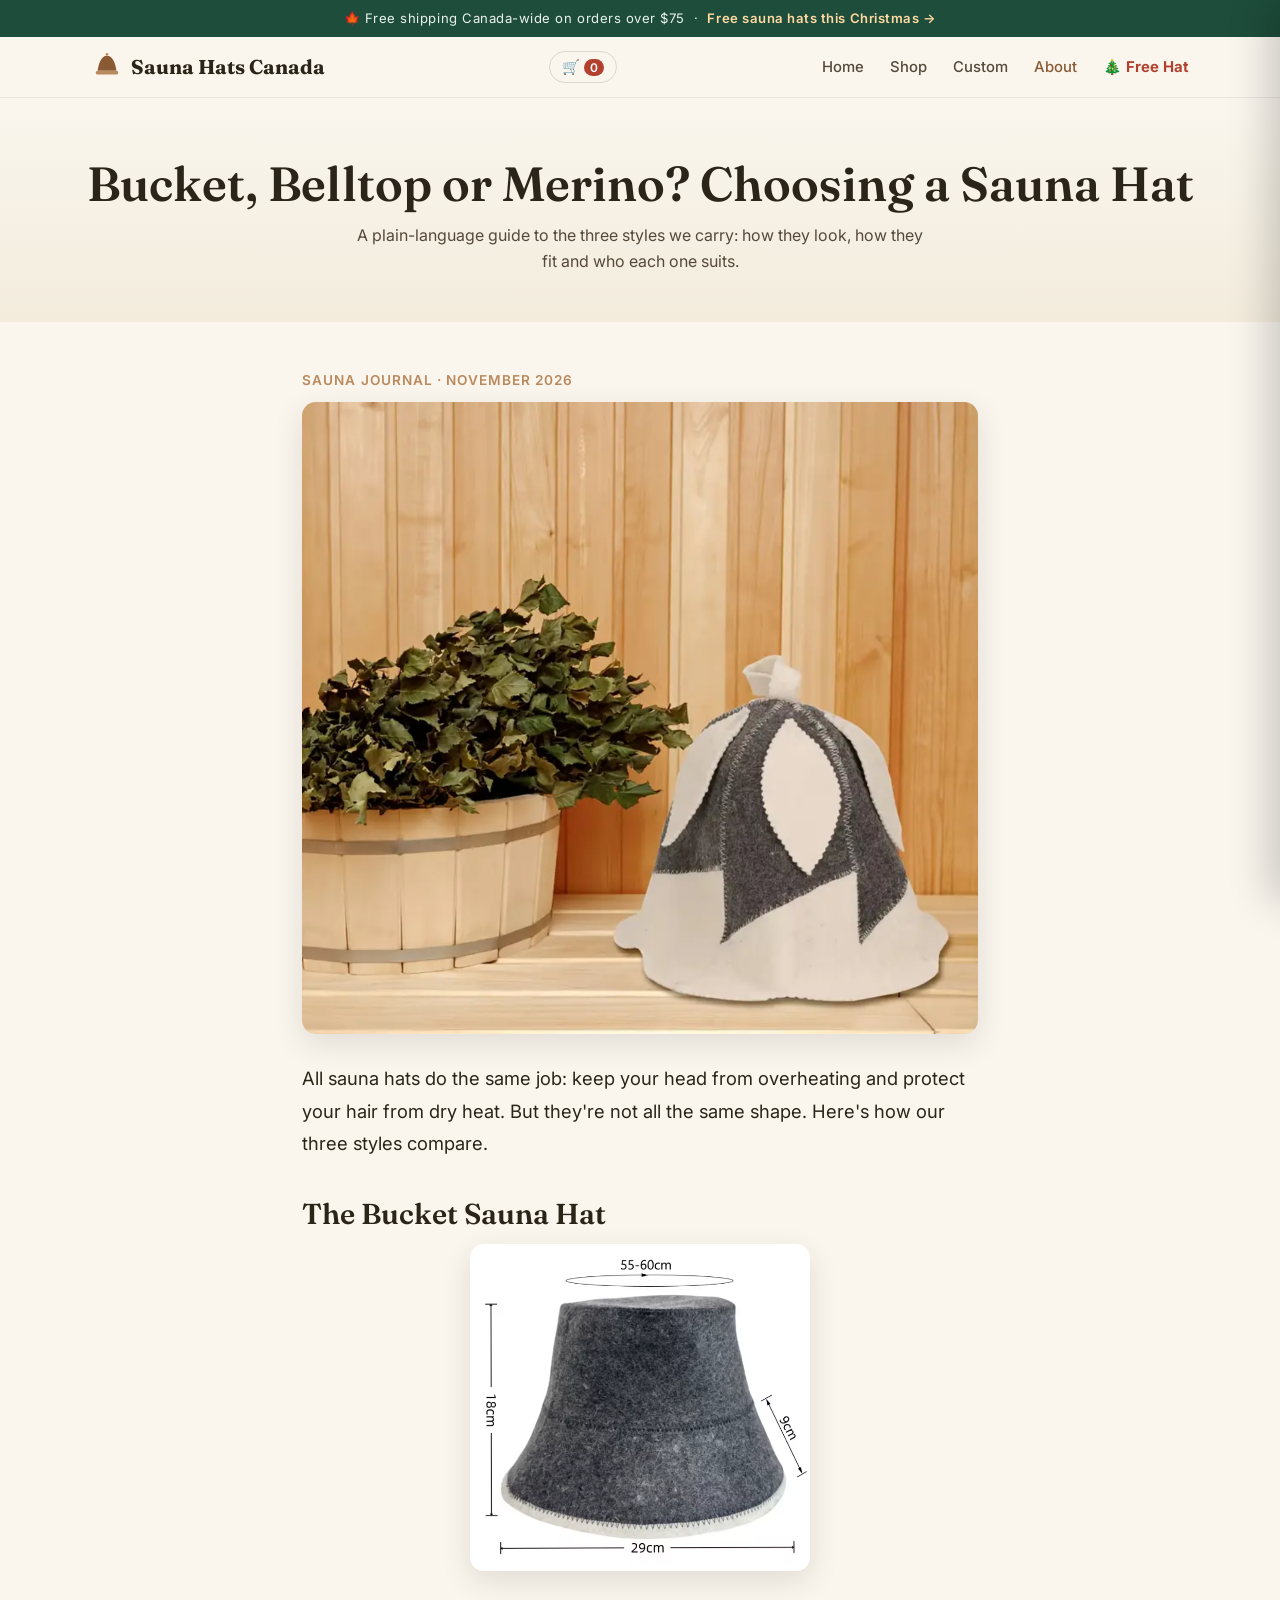
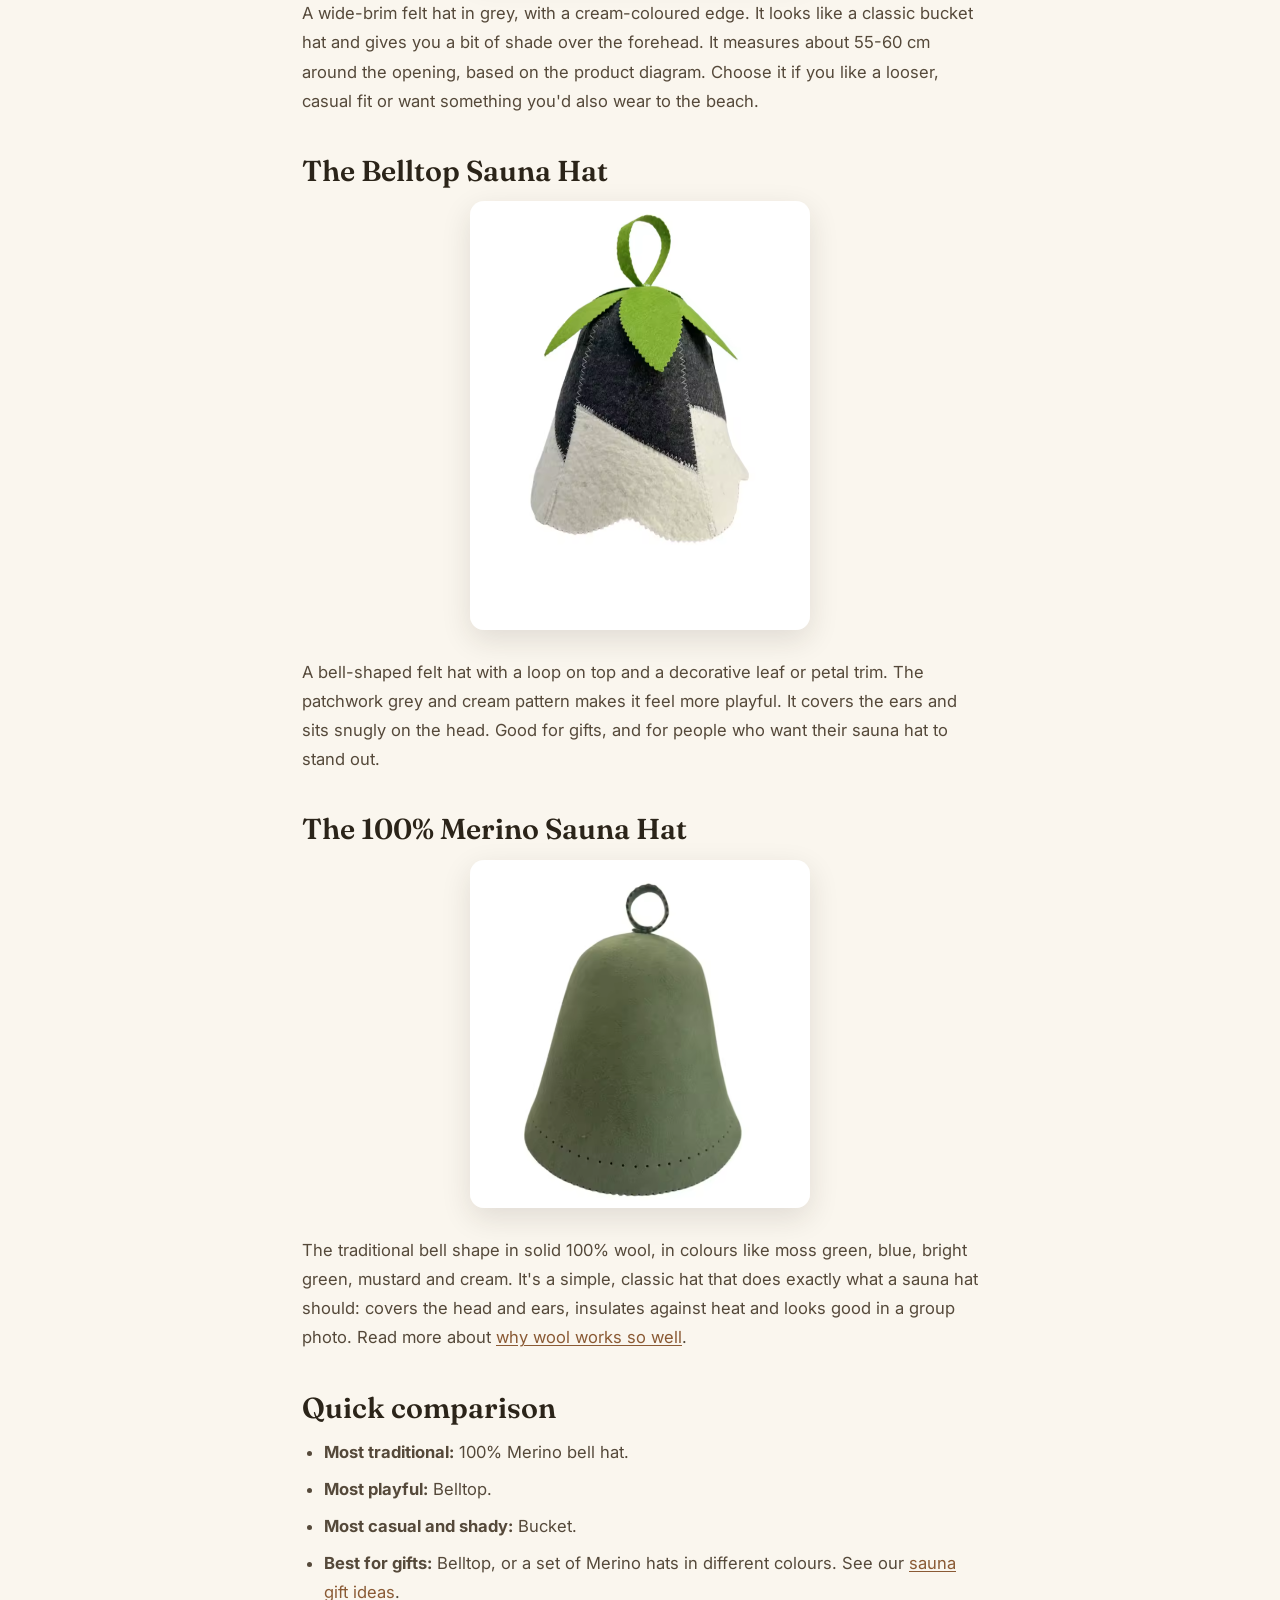
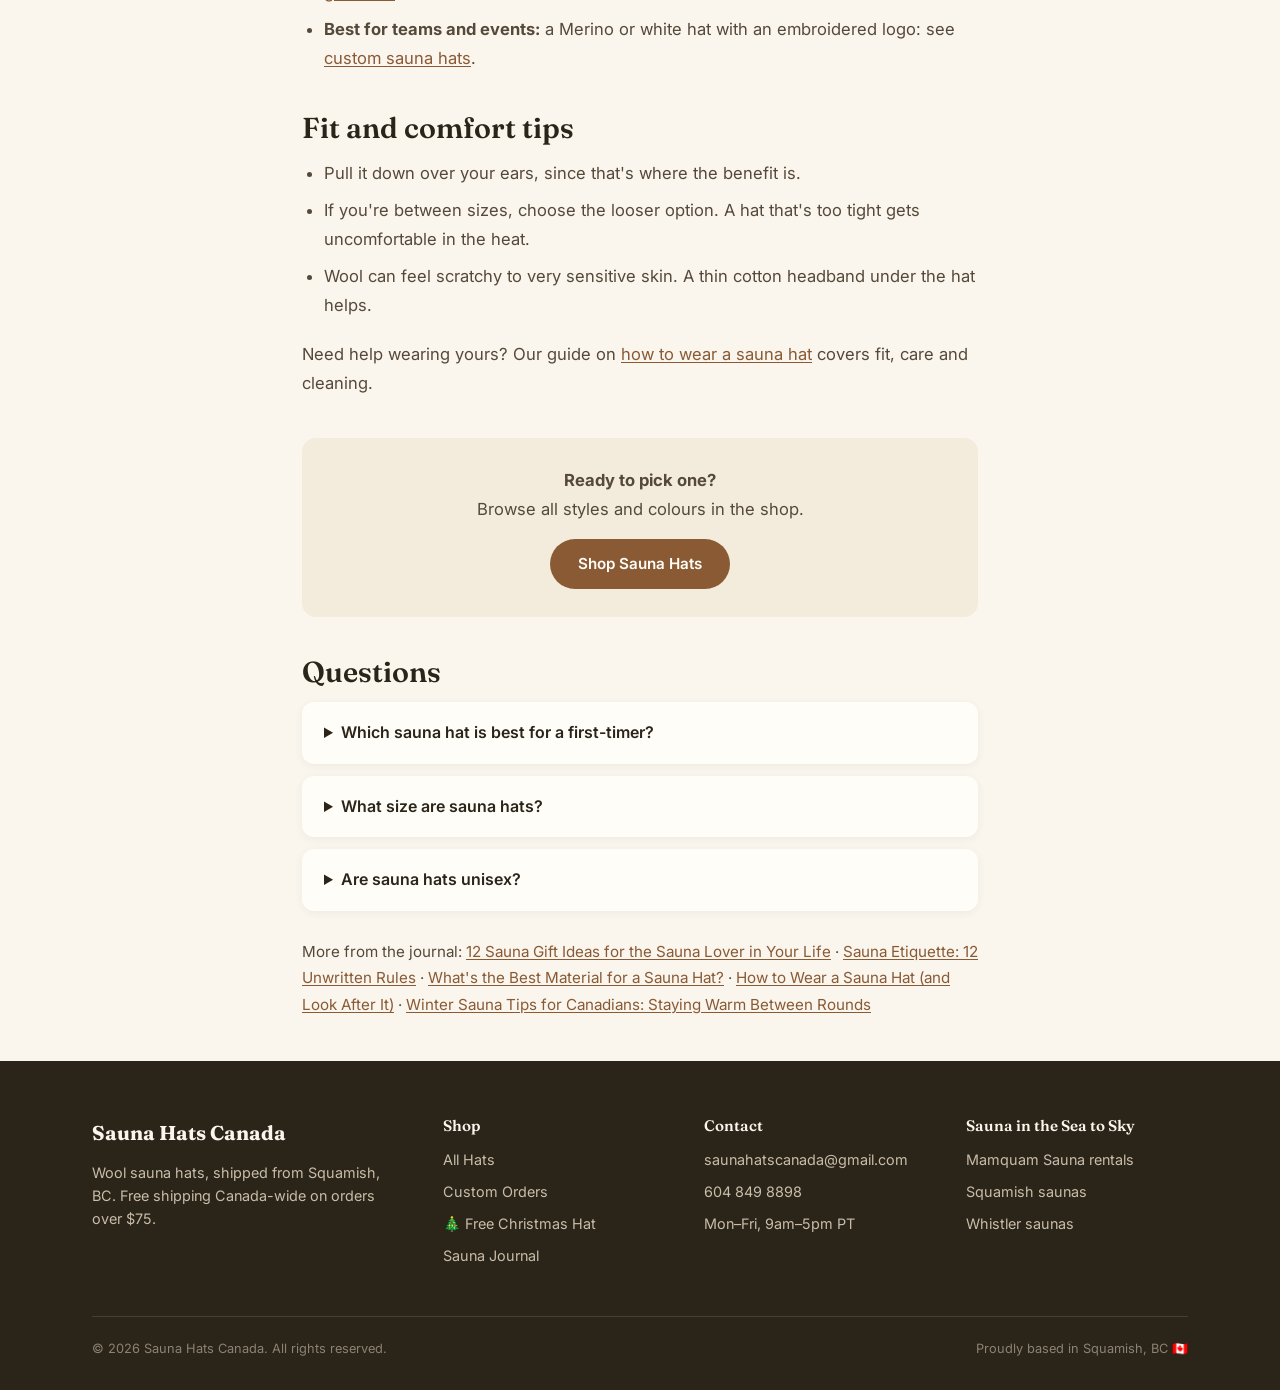
<file: sauna-hat-styles-bucket-belltop-merino.html>
<!DOCTYPE html>
<html lang="en">
<head>
<meta charset="UTF-8">
<meta name="viewport" content="width=device-width, initial-scale=1.0">
<title>Bucket, Belltop or Merino? Choosing Your Sauna Hat Style</title>
<meta name="description" content="Compare bucket, belltop and 100% merino wool sauna hats: shape, fit, coverage, colours and who each style suits, with guidance for choosing your first sauna hat in Canada.">
<link rel="canonical" href="https://saunahatcanada.com/sauna-hat-styles-bucket-belltop-merino.html">
<link rel="icon" href="favicon.svg" type="image/svg+xml">
<link rel="preconnect" href="https://fonts.googleapis.com">
<link rel="preconnect" href="https://fonts.gstatic.com" crossorigin>
<link href="https://fonts.googleapis.com/css2?family=Fraunces:ital,wght@0,500;0,600;0,700;1,500&family=Inter:wght@400;500;600;700&display=swap" rel="stylesheet">
<link rel="stylesheet" href="css/style.css">
<style>
.faq details { background: var(--white); border-radius: 12px; padding: 18px 22px; margin-bottom: 12px; box-shadow: 0 2px 8px rgba(43,36,25,.06); }
.faq summary { font-weight: 600; cursor: pointer; }
.faq p { margin-top: 10px; color: var(--char-soft); font-size: .93rem; }
</style>
<style>
.post { max-width: 720px; margin: 0 auto; padding: 48px 22px 24px; }
.post p, .post li { color: var(--char-soft); font-size: 1.04rem; line-height: 1.75; }
.post p { margin-bottom: 18px; }
.post h2 { font-size: clamp(1.4rem, 3vw, 1.8rem); margin: 38px 0 14px; color: var(--char); }
.post h3 { font-size: 1.15rem; margin: 26px 0 8px; color: var(--char); }
.post ul, .post ol { margin: 0 0 20px 22px; }
.post li { margin-bottom: 8px; }
.post a { text-decoration: underline; text-underline-offset: 2px; }
.post img.prod { max-width: 340px; margin-left: auto; margin-right: auto; }
.post img { border-radius: var(--radius); margin: 10px 0 28px; box-shadow: var(--shadow); }
.post .lead { font-size: 1.15rem; color: var(--char); }
.post .note { background: var(--white); border-left: 4px solid var(--wood); border-radius: 10px; padding: 16px 20px; margin: 24px 0; }
.post-meta { color: var(--wood); font-size: .85rem; font-weight: 600; letter-spacing: .08em; text-transform: uppercase; margin-bottom: 10px; }
.post-cta { background: var(--cream-2); border-radius: var(--radius); padding: 28px; text-align: center; margin: 40px 0 10px; }
.post-cta p { margin-bottom: 14px; }
.post-cta .btn { text-decoration: none; }
.faq details { background: var(--white); border-radius: 12px; padding: 18px 22px; margin-bottom: 12px; box-shadow: 0 2px 8px rgba(43,36,25,.06); }
.faq summary { font-weight: 600; cursor: pointer; }
.faq details p { margin: 10px 0 0; font-size: .97rem; }
.post-list { display: grid; gap: 18px; }
.post-card { display: block; background: var(--white); border-radius: var(--radius); padding: 24px 26px; box-shadow: 0 2px 8px rgba(43,36,25,.06); text-decoration: none !important; }
.post-card h2 { margin: 0 0 8px; font-size: 1.3rem; }
.post-card p { margin: 0; }
</style>
<meta property="og:type" content="article">
<meta property="og:title" content="Bucket, Belltop or Merino? Choosing Your Sauna Hat Style">
<meta property="og:description" content="Compare bucket, belltop and 100% merino wool sauna hats: shape, fit, coverage, colours and who each style suits, with guidance for choosing your first sauna hat in Canada.">
<meta property="og:url" content="https://saunahatcanada.com/sauna-hat-styles-bucket-belltop-merino.html">
<meta property="og:image" content="https://saunahatcanada.com/img/hero-2.png">
<script type="application/ld+json">
{
  "@context": "https://schema.org",
  "@type": "BlogPosting",
  "headline": "Bucket, Belltop or Merino? Choosing Your Sauna Hat Style",
  "description": "Compare bucket, belltop and 100% merino wool sauna hats: shape, fit, coverage, colours and who each style suits, with guidance for choosing your first sauna hat in Canada.",
  "image": "https://saunahatcanada.com/img/hero-2.png",
  "datePublished": "2026-11-18",
  "dateModified": "2026-11-18",
  "author": {
    "@type": "Organization",
    "name": "Sauna Hats Canada"
  },
  "publisher": {
    "@type": "Organization",
    "name": "Sauna Hats Canada"
  },
  "mainEntityOfPage": "https://saunahatcanada.com/sauna-hat-styles-bucket-belltop-merino.html"
}
</script>
<script type="application/ld+json">
{
  "@context": "https://schema.org",
  "@type": "FAQPage",
  "mainEntity": [
    {
      "@type": "Question",
      "name": "Which sauna hat is best for a first-timer?",
      "acceptedAnswer": {
        "@type": "Answer",
        "text": "A classic bell shaped wool hat is the traditional choice and covers your ears. If you prefer a looser fit and some shade, try the bucket style."
      }
    },
    {
      "@type": "Question",
      "name": "What size are sauna hats?",
      "acceptedAnswer": {
        "@type": "Answer",
        "text": "Most are one size fits most. The bucket hat measures roughly 55 to 60 cm around, per the product diagram. If you're between sizes or have a large head, contact us before ordering."
      }
    },
    {
      "@type": "Question",
      "name": "Are sauna hats unisex?",
      "acceptedAnswer": {
        "@type": "Answer",
        "text": "Yes. Sauna hats are designed to fit adults of all genders. Choose the style and colour you like best."
      }
    }
  ]
}
</script>
</head>
<body>

<div class="announce">🍁 Free shipping Canada-wide on orders over $75 &nbsp;·&nbsp; <a href="christmas.html">Free sauna hats this Christmas →</a></div>

<header class="site">
  <nav class="nav">
    <a class="logo" href="index.html">
      <svg viewBox="0 0 32 32" fill="none"><path d="M16 4C10 4 7 12 6 20h20c-1-8-4-16-10-16z" fill="#8a5a34"/><path d="M4 22c0-1.1.9-2 2-2h20a2 2 0 1 1 0 4H6a2 2 0 0 1-2-2z" fill="#b98a5e"/><path d="M14.5 2.5a1.5 1.5 0 0 1 3 0c0 .9-.7 1.5-1.5 1.5s-1.5-.6-1.5-1.5z" fill="#b98a5e"/></svg>
      Sauna Hats Canada
    </a>
    <button class="hamburger" aria-label="Menu">☰</button>
    <ul class="nav-links">
      <li><a href="index.html">Home</a></li>
      <li><a href="shop.html">Shop</a></li>
      <li><a href="custom.html">Custom</a></li>
      <li><a href="about.html" class="active">About</a></li>
      <li><a href="christmas.html" class="xmas">🎄 Free Hat</a></li>
    </ul>
  </nav>
</header>

<div class="page-hero">
  <h1>Bucket, Belltop or Merino? Choosing a Sauna Hat</h1>
  <p>A plain-language guide to the three styles we carry: how they look, how they fit and who each one suits.</p>
</div>

<article class="post">
  <div class="post-meta">Sauna Journal &middot; November 2026</div>
  <img src="img/hero-2.png" alt="A white and grey wool belltop sauna hat on a cedar bench beside a bucket of birch branches" width="1200">
<p class="lead">All sauna hats do the same job: keep your head from overheating and protect your hair from dry heat. But they're not all the same shape. Here's how our three styles compare.</p>
<h2>The Bucket Sauna Hat</h2>
<img src="img/bucket-sauna-hat-1.png" alt="A grey felt bucket sauna hat with measurements shown" loading="lazy" class="prod">
<p>A wide-brim felt hat in grey, with a cream-coloured edge. It looks like a classic bucket hat and gives you a bit of shade over the forehead. It measures about 55-60 cm around the opening, based on the product diagram. Choose it if you like a looser, casual fit or want something you'd also wear to the beach.</p>
<h2>The Belltop Sauna Hat</h2>
<img src="img/belltop-100-wool-sauna-hat-1.png" alt="A grey, cream and green belltop wool sauna hat" loading="lazy" class="prod">
<p>A bell-shaped felt hat with a loop on top and a decorative leaf or petal trim. The patchwork grey and cream pattern makes it feel more playful. It covers the ears and sits snugly on the head. Good for gifts, and for people who want their sauna hat to stand out.</p>
<h2>The 100% Merino Sauna Hat</h2>
<img src="img/100-merino-wool-sauna-hats-1.png" alt="A moss green 100% merino wool sauna hat" loading="lazy" class="prod">
<p>The traditional bell shape in solid 100% wool, in colours like moss green, blue, bright green, mustard and cream. It's a simple, classic hat that does exactly what a sauna hat should: covers the head and ears, insulates against heat and looks good in a group photo. Read more about <a href="best-sauna-hat-material.html">why wool works so well</a>.</p>
<h2>Quick comparison</h2>
<ul>
  <li><strong>Most traditional:</strong> 100% Merino bell hat.</li>
  <li><strong>Most playful:</strong> Belltop.</li>
  <li><strong>Most casual and shady:</strong> Bucket.</li>
  <li><strong>Best for gifts:</strong> Belltop, or a set of Merino hats in different colours. See our <a href="sauna-gift-ideas-canada.html">sauna gift ideas</a>.</li>
  <li><strong>Best for teams and events:</strong> a Merino or white hat with an embroidered logo: see <a href="custom.html">custom sauna hats</a>.</li>
</ul>
<h2>Fit and comfort tips</h2>
<ul>
  <li>Pull it down over your ears, since that's where the benefit is.</li>
  <li>If you're between sizes, choose the looser option. A hat that's too tight gets uncomfortable in the heat.</li>
  <li>Wool can feel scratchy to very sensitive skin. A thin cotton headband under the hat helps.</li>
</ul>
<p>Need help wearing yours? Our guide on <a href="how-to-wear-a-sauna-hat.html">how to wear a sauna hat</a> covers fit, care and cleaning.</p>
<div class="post-cta"><p><strong>Ready to pick one?</strong><br>Browse all styles and colours in the shop.</p><a class="btn" href="shop.html">Shop Sauna Hats</a></div>
<h2>Questions</h2>
<div class="faq">
<details><summary>Which sauna hat is best for a first-timer?</summary><p>A classic bell shaped wool hat is the traditional choice and covers your ears. If you prefer a looser fit and some shade, try the bucket style.</p></details>
<details><summary>What size are sauna hats?</summary><p>Most are one size fits most. The bucket hat measures roughly 55 to 60 cm around, per the product diagram. If you're between sizes or have a large head, contact us before ordering.</p></details>
<details><summary>Are sauna hats unisex?</summary><p>Yes. Sauna hats are designed to fit adults of all genders. Choose the style and colour you like best.</p></details>
</div>

<p style="margin-top:28px;font-size:.95rem">More from the journal: <a href="sauna-gift-ideas-canada.html">12 Sauna Gift Ideas for the Sauna Lover in Your Life</a> &middot; <a href="sauna-etiquette.html">Sauna Etiquette: 12 Unwritten Rules</a> &middot; <a href="best-sauna-hat-material.html">What's the Best Material for a Sauna Hat?</a> &middot; <a href="how-to-wear-a-sauna-hat.html">How to Wear a Sauna Hat (and Look After It)</a> &middot; <a href="winter-sauna-tips-canada.html">Winter Sauna Tips for Canadians: Staying Warm Between Rounds</a></p>
</article>

<footer class="site">
  <div class="wrap">
    <div class="foot-grid">
      <div>
        <div class="logo">Sauna Hats Canada</div>
        <p>Wool sauna hats, shipped from Squamish, BC. Free shipping Canada-wide on orders over $75.</p>
      </div>
      <div>
        <h4>Shop</h4>
        <ul>
          <li><a href="shop.html">All Hats</a></li>
          <li><a href="custom.html">Custom Orders</a></li>
          <li><a href="christmas.html">🎄 Free Christmas Hat</a></li>
          <li><a href="blog.html">Sauna Journal</a></li>
        </ul>
      </div>
      <div>
        <h4>Contact</h4>
        <ul>
          <li><a href="mailto:saunahatscanada@gmail.com">saunahatscanada@gmail.com</a></li>
          <li><a href="tel:+16048498898">604 849 8898</a></li>
          <li>Mon–Fri, 9am–5pm PT</li>
        </ul>
      </div>
      <div>
        <h4>Sauna in the Sea to Sky</h4>
        <ul>
          <li><a href="https://www.mamquamsauna.com/">Mamquam Sauna rentals</a></li>
          <li><a href="https://www.saunasquamish.com/">Squamish saunas</a></li>
          <li><a href="https://www.saunawhistler.com/">Whistler saunas</a></li>
        </ul>
      </div>
    </div>
    <div class="foot-bottom">
      <span>© 2026 Sauna Hats Canada. All rights reserved.</span>
      <span>Proudly based in Squamish, BC 🇨🇦</span>
    </div>
  </div>
</footer>

<script src="js/store.js"></script>
<!-- Cloudflare Web Analytics --><script defer src='https://static.cloudflareinsights.com/beacon.min.js' data-cf-beacon='{"token": "0a8b123f1d8044868eba831f02823bea"}'></script><!-- End Cloudflare Web Analytics -->
</body>
</html>
</file>
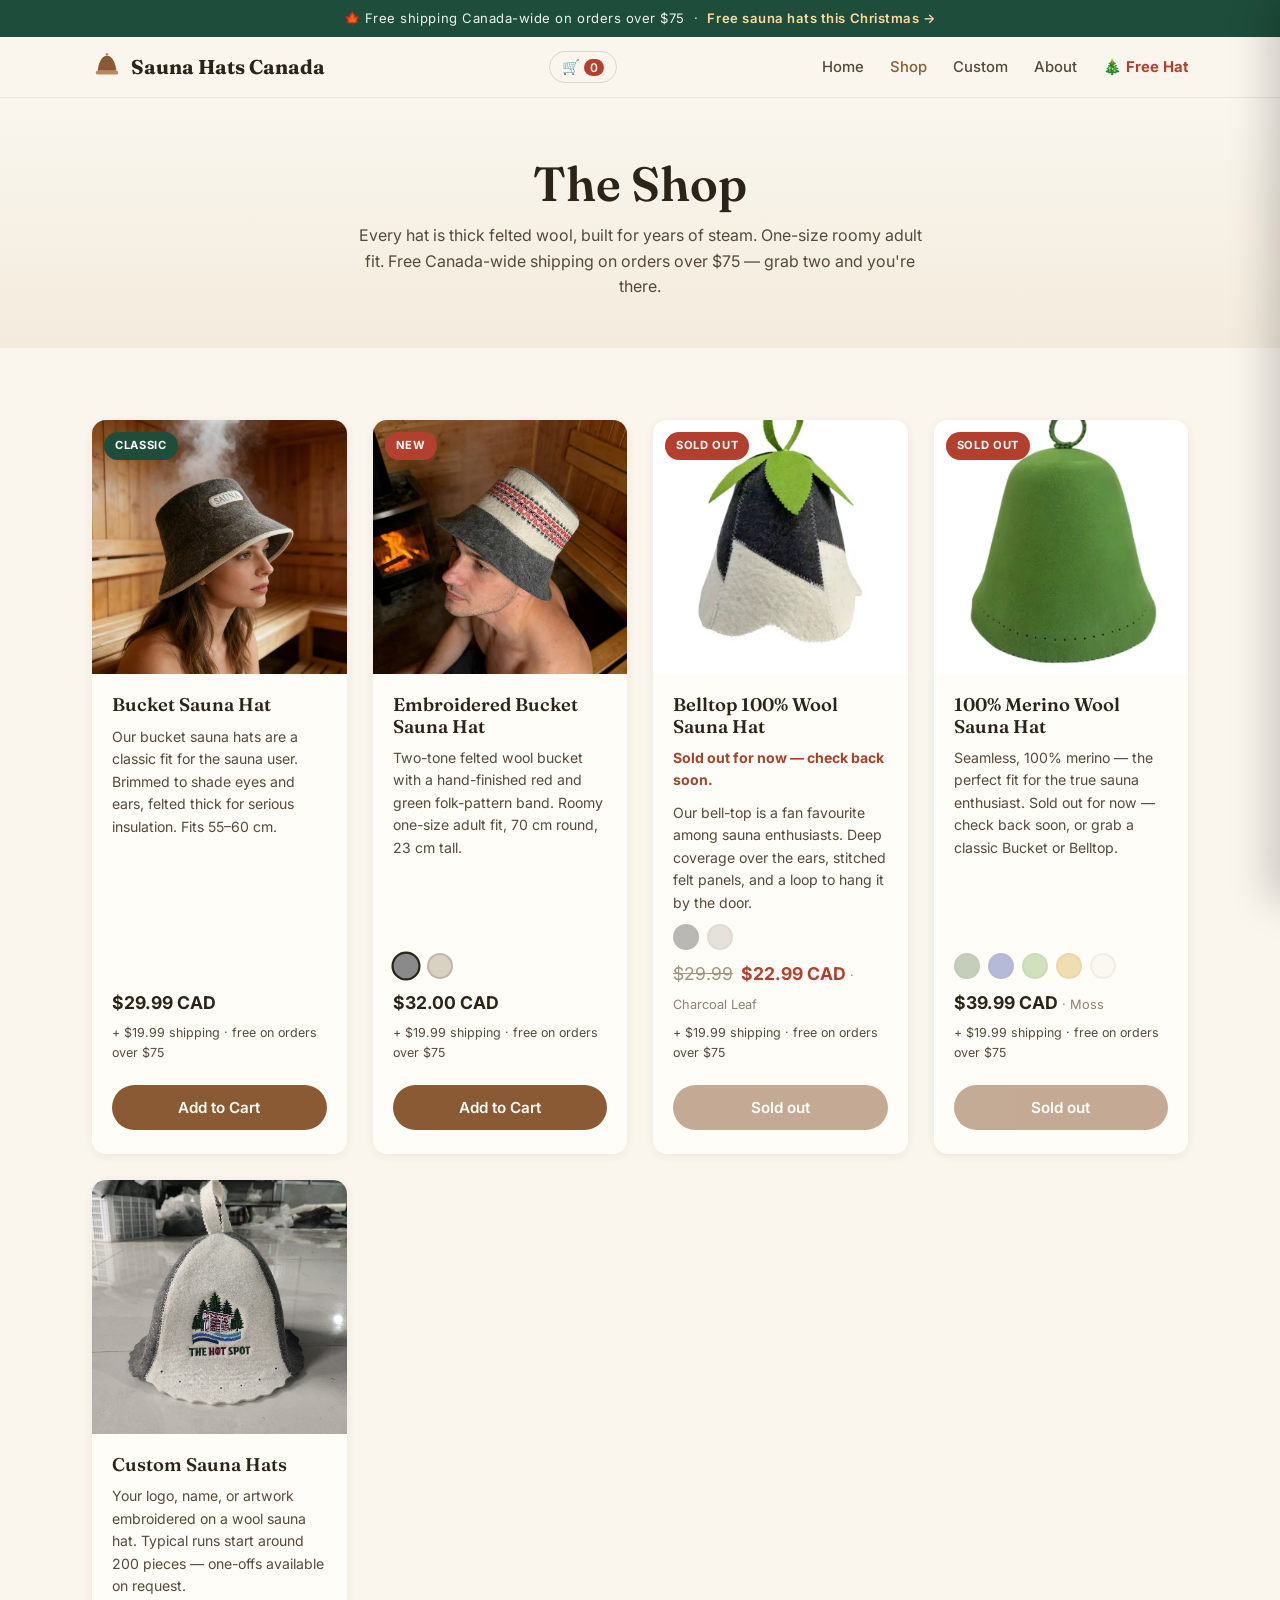
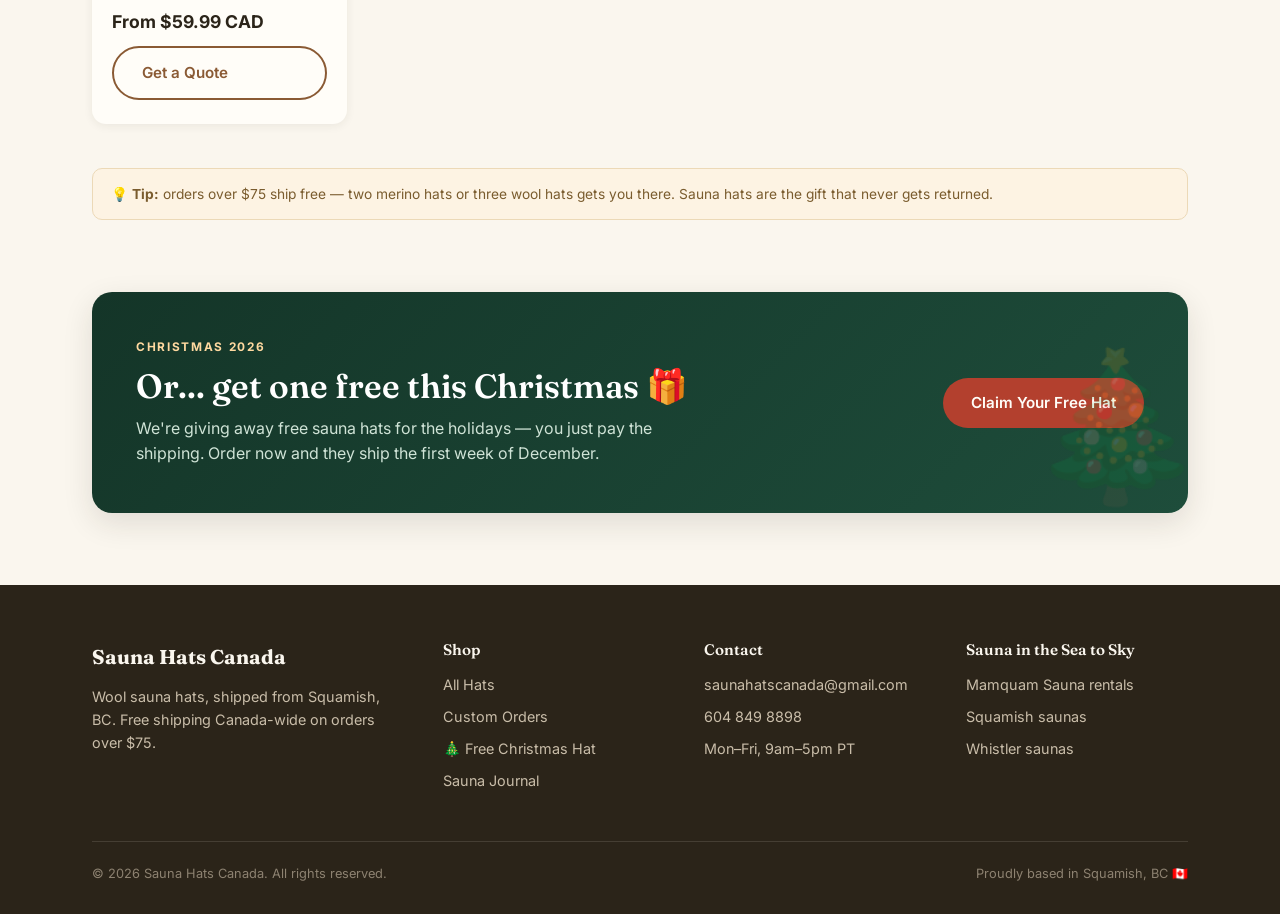
<file: shop.html>
<!DOCTYPE html>
<html lang="en">
<head>
<meta charset="UTF-8">
<meta name="viewport" content="width=device-width, initial-scale=1.0">
<title>Shop Sauna Hats | Wool &amp; Merino Sauna Hats — Sauna Hats Canada</title>
<meta name="description" content="Shop wool sauna hats: the classic Bucket, the fan-favourite Belltop, and seamless 100% Merino in five colours. Free Canada-wide shipping over $75.">
<link rel="canonical" href="https://saunahatcanada.com/shop.html">
<link rel="icon" href="favicon.svg" type="image/svg+xml">
<link rel="preconnect" href="https://fonts.googleapis.com">
<link rel="preconnect" href="https://fonts.gstatic.com" crossorigin>
<link href="https://fonts.googleapis.com/css2?family=Fraunces:ital,wght@0,500;0,600;0,700;1,500&family=Inter:wght@400;500;600;700&display=swap" rel="stylesheet">
<link rel="stylesheet" href="css/style.css">
<script type="application/ld+json">
{
  "@context": "https://schema.org",
  "@type": "ItemList",
  "itemListElement": [
    { "@type": "Product", "position": 1, "name": "Bucket Sauna Hat", "image": "https://saunahatcanada.com/img/free-sauna-hat.jpg", "description": "Classic wool bucket sauna hat, one-size adult fit.", "offers": { "@type": "Offer", "price": "29.99", "priceCurrency": "CAD", "availability": "https://schema.org/InStock" } },
    { "@type": "Product", "position": 2, "name": "Belltop 100% Wool Sauna Hat", "image": "https://saunahatcanada.com/img/belltop-100-wool-sauna-hat-1.png", "description": "Deep bell-shaped 100% wool sauna hat with hanging loop.", "offers": { "@type": "Offer", "price": "22.99", "priceCurrency": "CAD", "availability": "https://schema.org/OutOfStock" } },
    { "@type": "Product", "position": 3, "name": "100% Merino Wool Sauna Hat", "image": "https://saunahatcanada.com/img/100-merino-wool-sauna-hats-1.png", "description": "Seamless merino wool sauna hat in five colours.", "offers": { "@type": "Offer", "price": "39.99", "priceCurrency": "CAD", "availability": "https://schema.org/OutOfStock" } }
  ]
}
</script>
</head>
<body>

<div class="announce">🍁 Free shipping Canada-wide on orders over $75 &nbsp;·&nbsp; <a href="christmas.html">Free sauna hats this Christmas →</a></div>

<header class="site">
  <nav class="nav">
    <a class="logo" href="index.html">
      <svg viewBox="0 0 32 32" fill="none"><path d="M16 4C10 4 7 12 6 20h20c-1-8-4-16-10-16z" fill="#8a5a34"/><path d="M4 22c0-1.1.9-2 2-2h20a2 2 0 1 1 0 4H6a2 2 0 0 1-2-2z" fill="#b98a5e"/><path d="M14.5 2.5a1.5 1.5 0 0 1 3 0c0 .9-.7 1.5-1.5 1.5s-1.5-.6-1.5-1.5z" fill="#b98a5e"/></svg>
      Sauna Hats Canada
    </a>
    <button class="hamburger" aria-label="Menu">☰</button>
    <ul class="nav-links">
      <li><a href="index.html">Home</a></li>
      <li><a href="shop.html" class="active">Shop</a></li>
      <li><a href="custom.html">Custom</a></li>
      <li><a href="about.html">About</a></li>
      <li><a href="christmas.html" class="xmas">🎄 Free Hat</a></li>
    </ul>
  </nav>
</header>

<div class="page-hero">
  <h1>The Shop</h1>
  <p>Every hat is thick felted wool, built for years of steam. One-size roomy adult fit. Free Canada-wide shipping on orders over $75 — grab two and you're there.</p>
</div>

<section>
  <div class="wrap">
    <div class="grid">
      <div class="card" data-product="bucket">
        <div class="thumb"><span class="badge best">Classic</span><img src="img/free-sauna-hat.jpg" alt="Grey wool bucket sauna hat with SAUNA patch"></div>
        <div class="card-body">
          <h3>Bucket Sauna Hat</h3>
          <p class="desc">Our bucket sauna hats are a classic fit for the sauna user. Brimmed to shade eyes and ears, felted thick for serious insulation. Fits 55–60&nbsp;cm.</p>
          <div class="price">$29.99 CAD</div>
          <div class="ship-note">+ $19.99 shipping · free on orders over $75</div>
          <button class="btn" onclick="buy('bucket')">Add to Cart</button>
        </div>
      </div>
      <div class="card" data-product="embroidered">
        <div class="thumb"><span class="badge">New</span><img src="img/embroidered-bucket-sauna-hat-1.jpg" alt="Embroidered grey and white wool bucket sauna hat with red folk band" width="800" height="800"></div>
        <div class="card-body">
          <h3>Embroidered Bucket Sauna Hat</h3>
          <p class="desc">Two-tone felted wool bucket with a hand-finished red and green folk-pattern band. Roomy one-size adult fit, 70&nbsp;cm round, 23&nbsp;cm tall.</p>
          <div class="swatches">
            <button class="swatch on" style="background:#8a8a8a" onclick="this.parentNode.querySelectorAll('.swatch').forEach(s=>s.classList.remove('on'));this.classList.add('on');this.closest('.card').querySelector('.thumb img').src='img/embroidered-bucket-sauna-hat-1.jpg'" aria-label="Photo 1"></button>
            <button class="swatch" style="background:#d9d2c3" onclick="this.parentNode.querySelectorAll('.swatch').forEach(s=>s.classList.remove('on'));this.classList.add('on');this.closest('.card').querySelector('.thumb img').src='img/embroidered-bucket-sauna-hat-2.jpg'" aria-label="Photo 2"></button>
          </div>
          <div class="price">$32.00 CAD</div>
          <div class="ship-note">+ $19.99 shipping · free on orders over $75</div>
          <button class="btn" onclick="addToCart('embroidered','Embroidered')">Add to Cart</button>
        </div>
      </div>
      <div class="card" data-product="belltop">
        <div class="thumb"><span class="badge">Sold out</span><img src="img/belltop-100-wool-sauna-hat-1.png" alt="Charcoal and white wool belltop sauna hat with green leaf detail"></div>
        <div class="card-body">
          <h3>Belltop 100% Wool Sauna Hat</h3>
          <p class="desc" style="color:#a0442c"><b>Sold out for now — check back soon.</b></p>
          <p class="desc">Our bell-top is a fan favourite among sauna enthusiasts. Deep coverage over the ears, stitched felt panels, and a loop to hang it by the door.</p>
          <div class="swatches">
            <button class="swatch soldout" disabled title="Sold out" style="background:#3a3a38" data-name="Charcoal Leaf" data-img="img/belltop-100-wool-sauna-hat-1.png" aria-label="Charcoal with leaf"></button>
            <button class="swatch soldout" disabled title="Sold out" style="background:#b9b3a6" data-name="Stone" data-img="img/belltop-100-wool-sauna-hat-2.png" aria-label="Stone two-tone"></button>
          </div>
          <div class="price"><s>$29.99</s><span class="sale">$22.99 CAD</span> <span style="font-size:.8rem;color:#8d8271;font-weight:400">· <span data-color-for="belltop">Charcoal Leaf</span></span></div>
          <div class="ship-note">+ $19.99 shipping · free on orders over $75</div>
          <button class="btn" disabled style="opacity:.5;cursor:not-allowed">Sold out</button>
        </div>
      </div>
      <div class="card" data-product="merino">
        <div class="thumb"><span class="badge">Sold out</span><img src="img/100-merino-wool-sauna-hats-3.png" alt="Seamless merino wool sauna hat in moss green"></div>
        <div class="card-body">
          <h3>100% Merino Wool Sauna Hat</h3>
          <p class="desc">Seamless, 100% merino — the perfect fit for the true sauna enthusiast. Sold out for now — check back soon, or grab a classic Bucket or Belltop.</p>
          <div class="swatches">
            <button class="swatch soldout" style="background:#5a7a4a" data-name="Forest" disabled title="Sold out" data-img="img/100-merino-wool-sauna-hats-1.png" aria-label="Forest green"></button>
            <button class="swatch soldout" style="background:#2e3f9e" data-name="Royal Blue" disabled title="Sold out" data-img="img/100-merino-wool-sauna-hats-2.png" aria-label="Royal blue"></button>
            <button class="swatch soldout" style="background:#7fae52" data-name="Moss" disabled title="Sold out" data-img="img/100-merino-wool-sauna-hats-3.png" aria-label="Moss green"></button>
            <button class="swatch soldout" style="background:#d8a62e" data-name="Mustard" disabled title="Sold out" data-img="img/100-merino-wool-sauna-hats-4.png" aria-label="Mustard yellow"></button>
            <button class="swatch soldout" style="background:#f3efe4" data-name="Natural White" disabled title="Sold out" data-img="img/100-merino-wool-sauna-hats-5.png" aria-label="Natural white"></button>
          </div>
          <div class="price">$39.99 CAD <span style="font-size:.8rem;color:#8d8271;font-weight:400">· <span data-color-for="merino">Moss</span></span></div>
          <div class="ship-note">+ $19.99 shipping · free on orders over $75</div>
          <button class="btn" disabled style="opacity:.5;cursor:not-allowed">Sold out</button>
        </div>
      </div>
      <div class="card" data-product="custom">
        <div class="thumb"><img src="img/custom-sauna-hats-1.png" alt="Custom embroidered sauna hat with business logo"></div>
        <div class="card-body">
          <h3>Custom Sauna Hats</h3>
          <p class="desc">Your logo, name, or artwork embroidered on a wool sauna hat. Typical runs start around 200 pieces — one-offs available on request.</p>
          <div class="price">From $59.99 CAD</div>
          <a class="btn ghost" href="custom.html">Get a Quote</a>
        </div>
      </div>
    </div>

    <div class="notice mt-lg">💡 <b>Tip:</b> orders over $75 ship free — two merino hats or three wool hats gets you there. Sauna hats are the gift that never gets returned.</div>
  </div>
</section>

<section style="padding-top:0">
  <div class="wrap">
    <div class="xmas-banner">
      <div>
        <span class="eyebrow" style="color:#ffd9a0">Christmas 2026</span>
        <h2>Or... get one free this Christmas 🎁</h2>
        <p>We're giving away free sauna hats for the holidays — you just pay the shipping. Order now and they ship the first week of December.</p>
      </div>
      <a href="christmas.html" class="btn">Claim Your Free Hat</a>
    </div>
  </div>
</section>

<footer class="site">
  <div class="wrap">
    <div class="foot-grid">
      <div>
        <div class="logo">Sauna Hats Canada</div>
        <p>Wool sauna hats, shipped from Squamish, BC. Free shipping Canada-wide on orders over $75.</p>
      </div>
      <div>
        <h4>Shop</h4>
        <ul>
          <li><a href="shop.html">All Hats</a></li>
          <li><a href="custom.html">Custom Orders</a></li>
          <li><a href="christmas.html">🎄 Free Christmas Hat</a></li>
          <li><a href="blog.html">Sauna Journal</a></li>
        </ul>
      </div>
      <div>
        <h4>Contact</h4>
        <ul>
          <li><a href="mailto:saunahatscanada@gmail.com">saunahatscanada@gmail.com</a></li>
          <li><a href="tel:+16048498898">604 849 8898</a></li>
          <li>Mon–Fri, 9am–5pm PT</li>
        </ul>
      </div>
      <div>
        <h4>Sauna in the Sea to Sky</h4>
        <ul>
          <li><a href="https://www.mamquamsauna.com/">Mamquam Sauna rentals</a></li>
          <li><a href="https://www.saunasquamish.com/">Squamish saunas</a></li>
          <li><a href="https://www.saunawhistler.com/">Whistler saunas</a></li>
        </ul>
      </div>
    </div>
    <div class="foot-bottom">
      <span>© 2026 Sauna Hats Canada. All rights reserved.</span>
      <span>Proudly based in Squamish, BC 🇨🇦</span>
    </div>
  </div>
</footer>

<script src="js/store.js"></script>
<!-- Cloudflare Web Analytics --><script defer src='https://static.cloudflareinsights.com/beacon.min.js' data-cf-beacon='{"token": "0a8b123f1d8044868eba831f02823bea"}'></script><!-- End Cloudflare Web Analytics -->
</body>
</html>
</file>
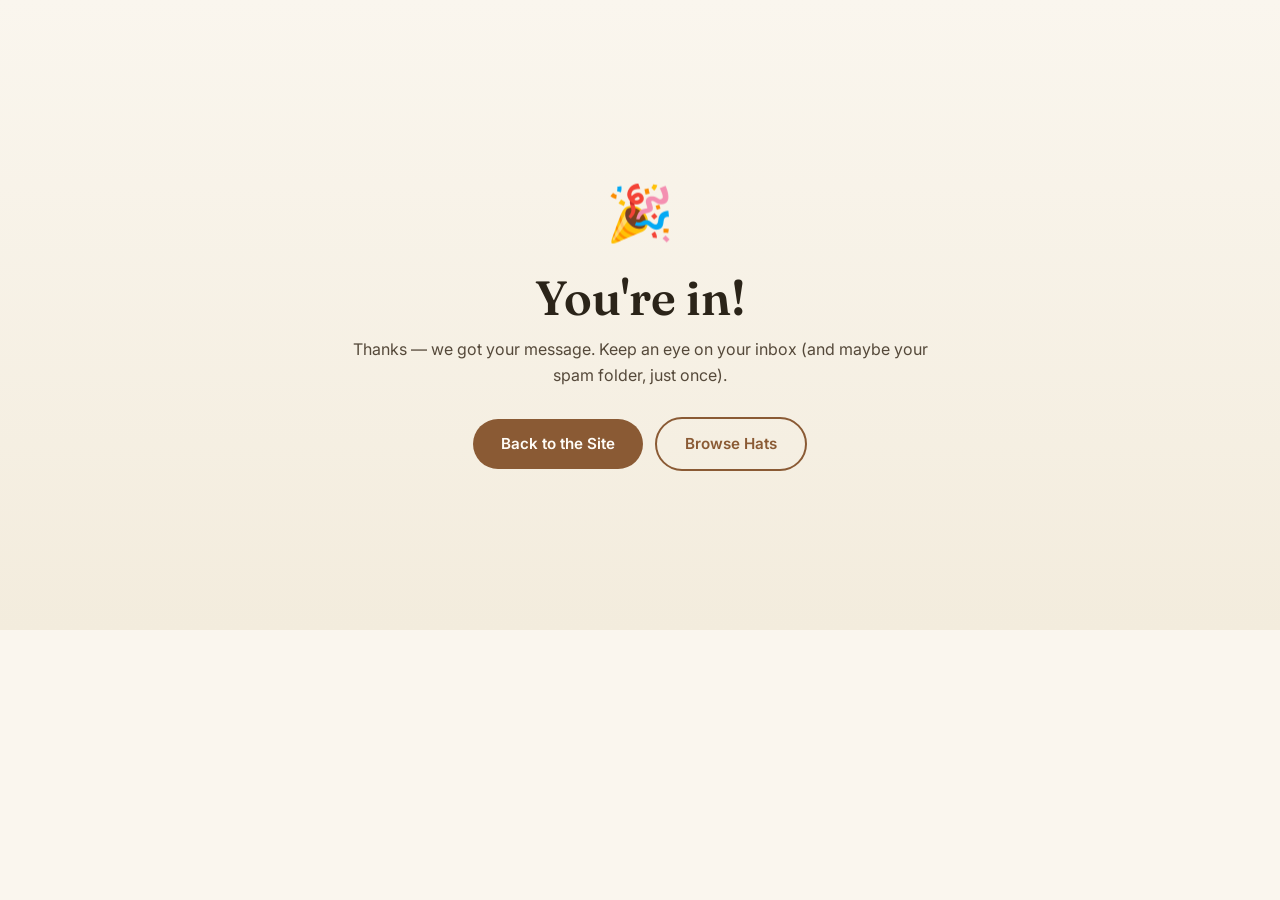
<file: thanks.html>
<!DOCTYPE html>
<html lang="en">
<head>
<meta charset="UTF-8">
<meta name="viewport" content="width=device-width, initial-scale=1.0">
<title>You're in! | Sauna Hats Canada</title>
<meta name="robots" content="noindex">
<link rel="icon" href="favicon.svg" type="image/svg+xml">
<link href="https://fonts.googleapis.com/css2?family=Fraunces:wght@600&family=Inter:wght@400;600&display=swap" rel="stylesheet">
<link rel="stylesheet" href="css/style.css">
</head>
<body>
<div class="page-hero" style="min-height:70vh;display:flex;flex-direction:column;justify-content:center">
  <div style="font-size:3.4rem;margin-bottom:14px">🎉</div>
  <h1>You're in!</h1>
  <p>Thanks — we got your message. Keep an eye on your inbox (and maybe your spam folder, just once).</p>
  <p style="margin-top:28px"><a href="index.html" class="btn">Back to the Site</a> &nbsp; <a href="shop.html" class="btn ghost">Browse Hats</a></p>
</div>
<!-- Cloudflare Web Analytics --><script defer src='https://static.cloudflareinsights.com/beacon.min.js' data-cf-beacon='{"token": "0a8b123f1d8044868eba831f02823bea"}'></script><!-- End Cloudflare Web Analytics -->
</body>
</html>
</file>
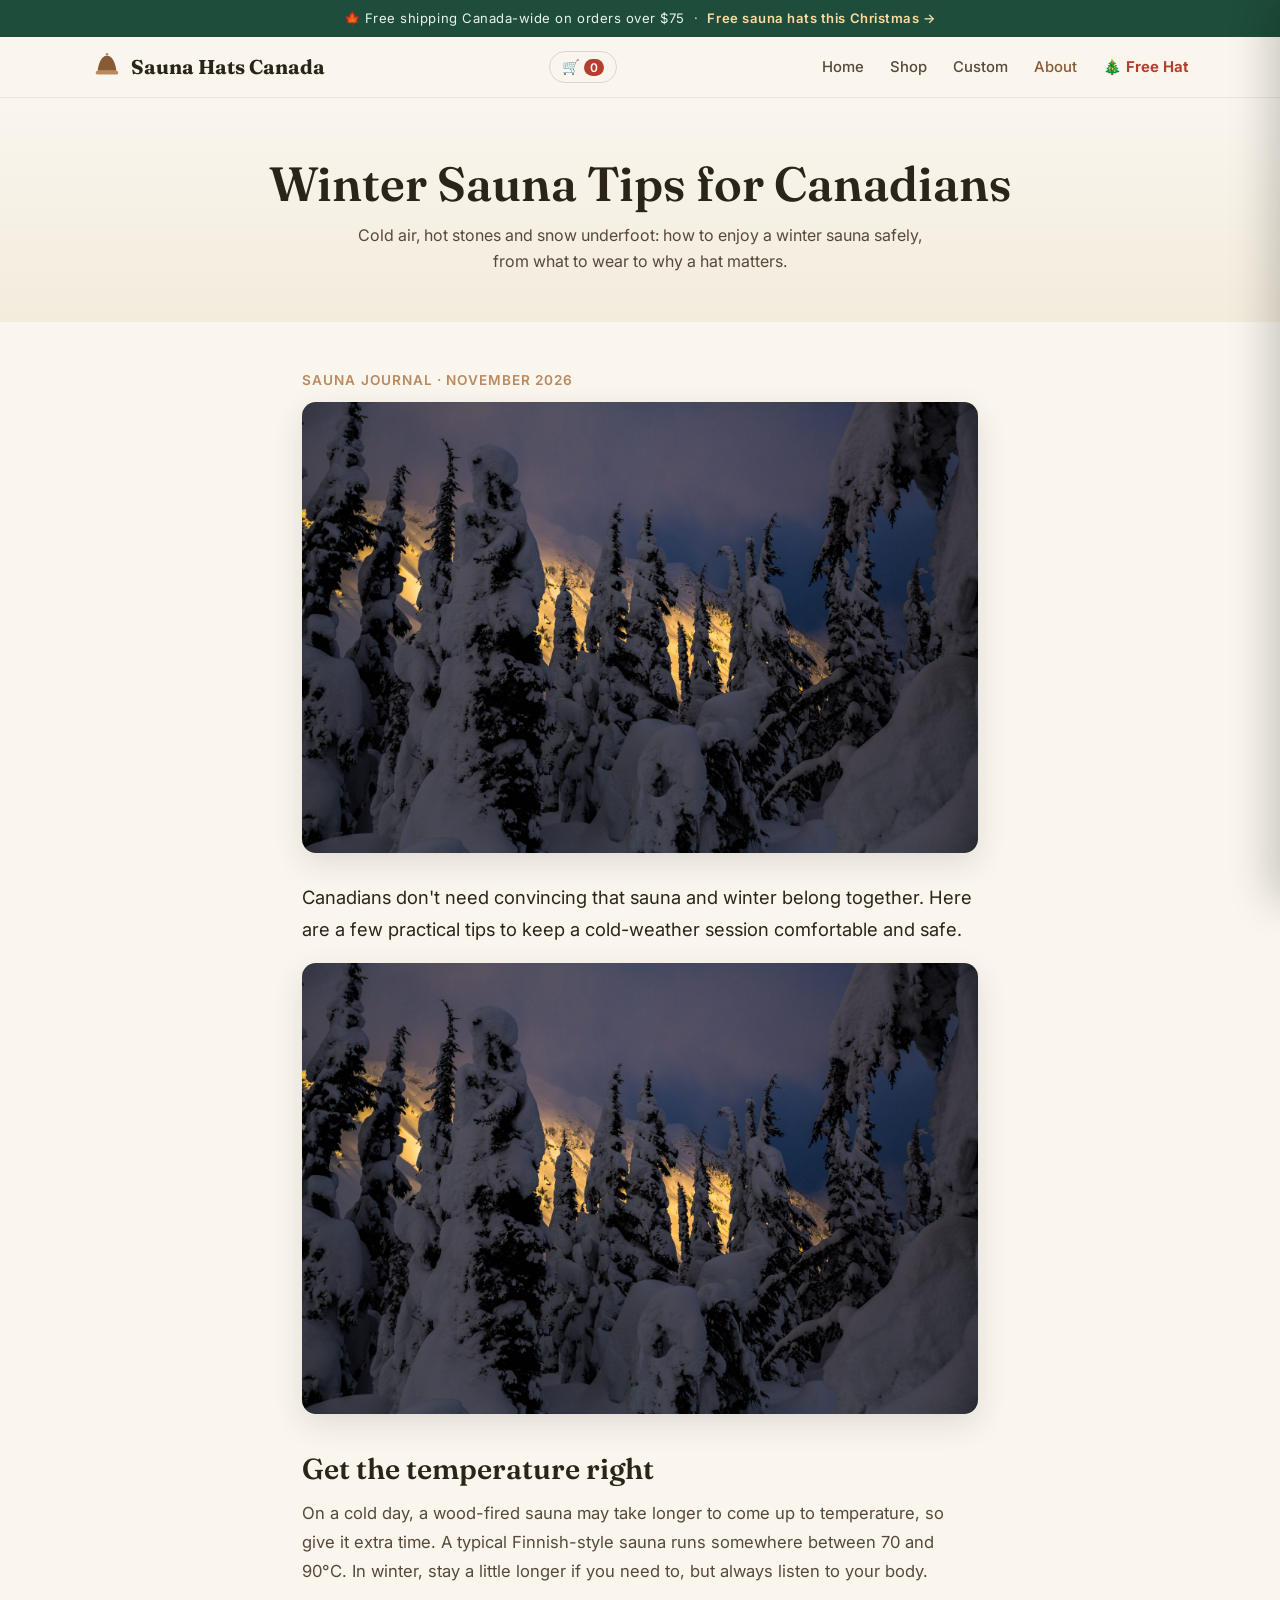
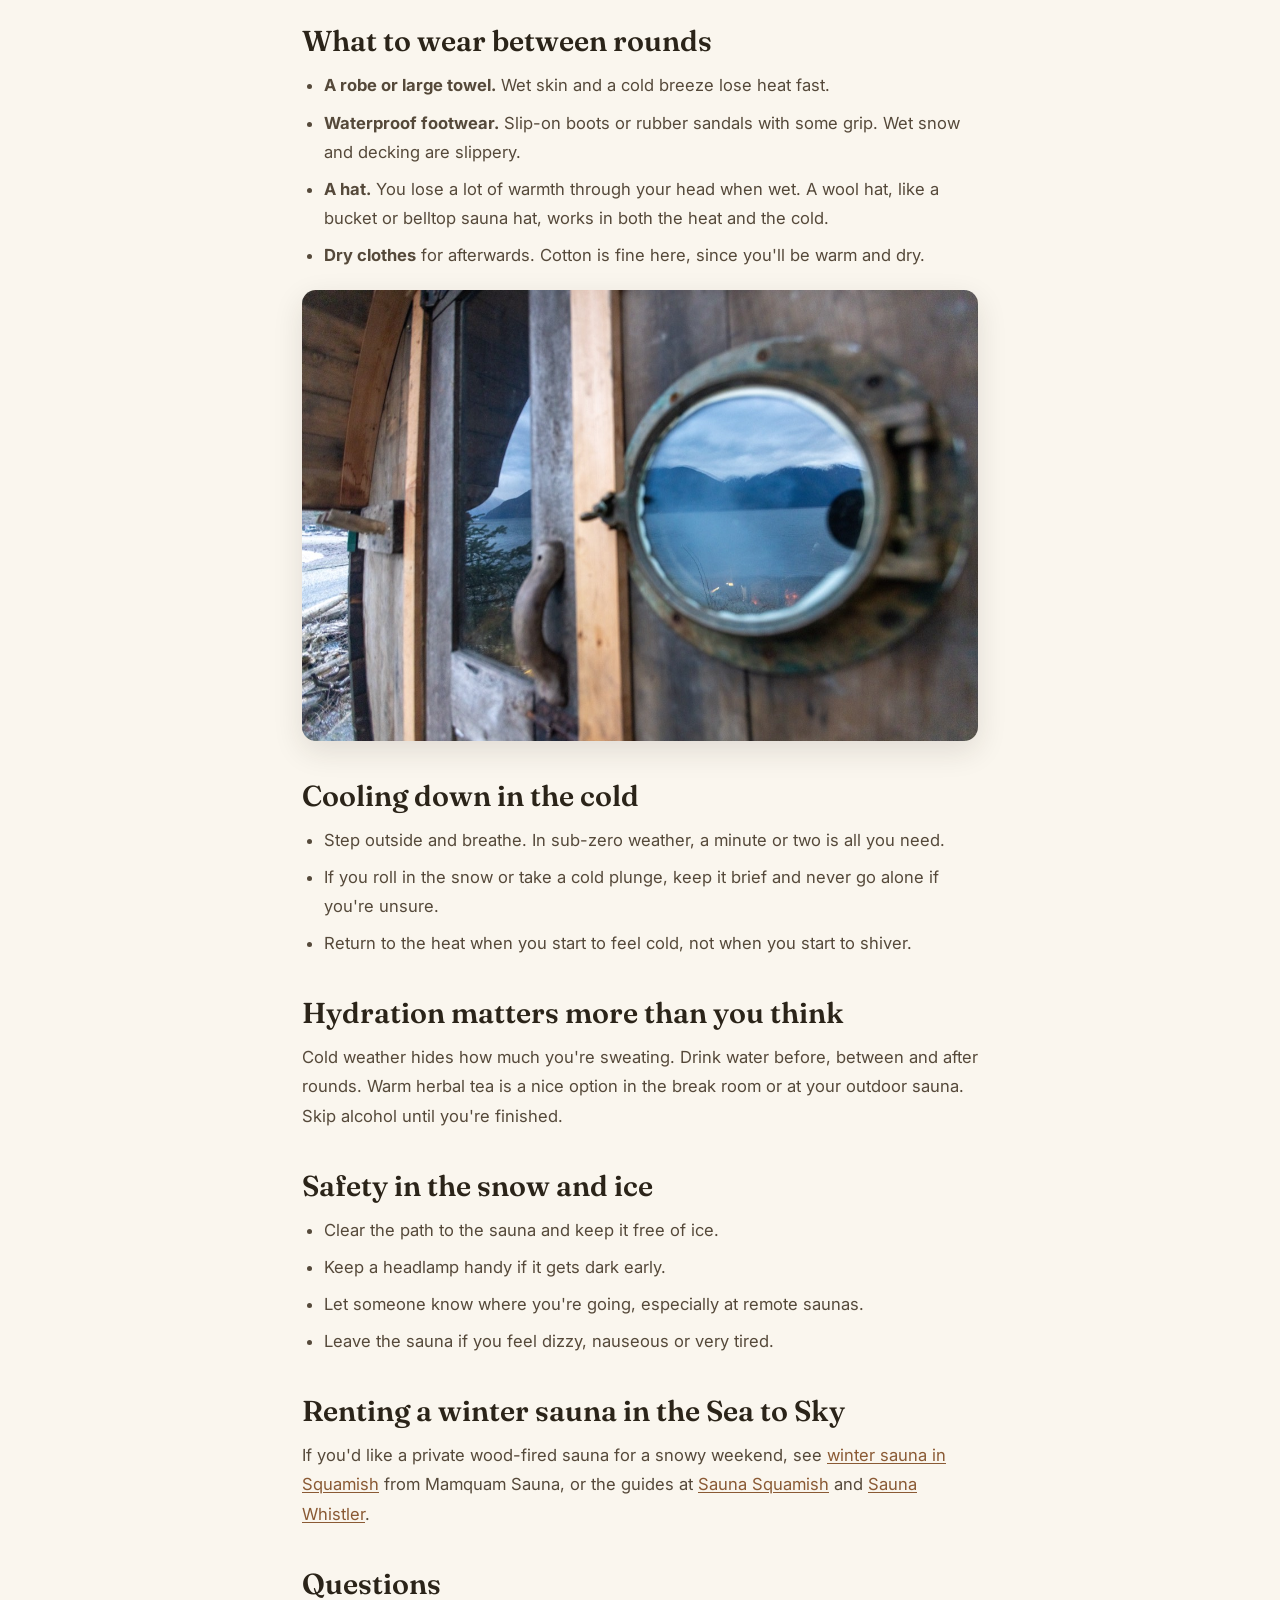
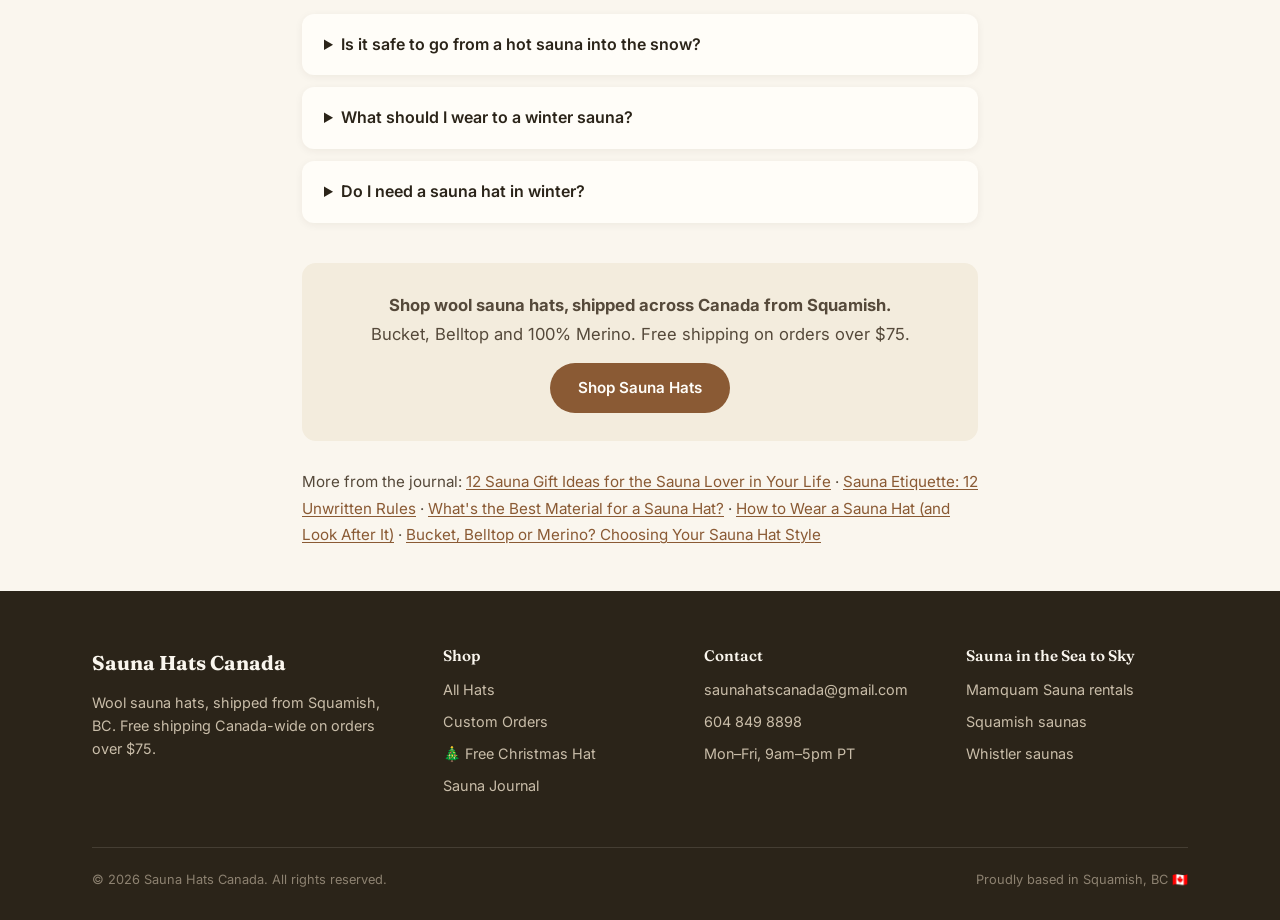
<file: winter-sauna-tips-canada.html>
<!DOCTYPE html>
<html lang="en">
<head>
<meta charset="UTF-8">
<meta name="viewport" content="width=device-width, initial-scale=1.0">
<title>Winter Sauna Tips for Canadians: Staying Warm Between Rounds</title>
<meta name="description" content="Winter sauna tips for Canada: what to wear between rounds, how to cool down safely in freezing weather, hydration, footwear and why a wool sauna hat helps in cold and heat.">
<link rel="canonical" href="https://saunahatcanada.com/winter-sauna-tips-canada.html">
<link rel="icon" href="favicon.svg" type="image/svg+xml">
<link rel="preconnect" href="https://fonts.googleapis.com">
<link rel="preconnect" href="https://fonts.gstatic.com" crossorigin>
<link href="https://fonts.googleapis.com/css2?family=Fraunces:ital,wght@0,500;0,600;0,700;1,500&family=Inter:wght@400;500;600;700&display=swap" rel="stylesheet">
<link rel="stylesheet" href="css/style.css">
<style>
.faq details { background: var(--white); border-radius: 12px; padding: 18px 22px; margin-bottom: 12px; box-shadow: 0 2px 8px rgba(43,36,25,.06); }
.faq summary { font-weight: 600; cursor: pointer; }
.faq p { margin-top: 10px; color: var(--char-soft); font-size: .93rem; }
</style>
<style>
.post { max-width: 720px; margin: 0 auto; padding: 48px 22px 24px; }
.post p, .post li { color: var(--char-soft); font-size: 1.04rem; line-height: 1.75; }
.post p { margin-bottom: 18px; }
.post h2 { font-size: clamp(1.4rem, 3vw, 1.8rem); margin: 38px 0 14px; color: var(--char); }
.post h3 { font-size: 1.15rem; margin: 26px 0 8px; color: var(--char); }
.post ul, .post ol { margin: 0 0 20px 22px; }
.post li { margin-bottom: 8px; }
.post a { text-decoration: underline; text-underline-offset: 2px; }
.post img.prod { max-width: 340px; margin-left: auto; margin-right: auto; }
.post img { border-radius: var(--radius); margin: 10px 0 28px; box-shadow: var(--shadow); }
.post .lead { font-size: 1.15rem; color: var(--char); }
.post .note { background: var(--white); border-left: 4px solid var(--wood); border-radius: 10px; padding: 16px 20px; margin: 24px 0; }
.post-meta { color: var(--wood); font-size: .85rem; font-weight: 600; letter-spacing: .08em; text-transform: uppercase; margin-bottom: 10px; }
.post-cta { background: var(--cream-2); border-radius: var(--radius); padding: 28px; text-align: center; margin: 40px 0 10px; }
.post-cta p { margin-bottom: 14px; }
.post-cta .btn { text-decoration: none; }
.faq details { background: var(--white); border-radius: 12px; padding: 18px 22px; margin-bottom: 12px; box-shadow: 0 2px 8px rgba(43,36,25,.06); }
.faq summary { font-weight: 600; cursor: pointer; }
.faq details p { margin: 10px 0 0; font-size: .97rem; }
.post-list { display: grid; gap: 18px; }
.post-card { display: block; background: var(--white); border-radius: var(--radius); padding: 24px 26px; box-shadow: 0 2px 8px rgba(43,36,25,.06); text-decoration: none !important; }
.post-card h2 { margin: 0 0 8px; font-size: 1.3rem; }
.post-card p { margin: 0; }
</style>
<meta property="og:type" content="article">
<meta property="og:title" content="Winter Sauna Tips for Canadians: Staying Warm Between Rounds">
<meta property="og:description" content="Winter sauna tips for Canada: what to wear between rounds, how to cool down safely in freezing weather, hydration, footwear and why a wool sauna hat helps in cold and heat.">
<meta property="og:url" content="https://saunahatcanada.com/winter-sauna-tips-canada.html">
<meta property="og:image" content="https://saunahatcanada.com/img/blog-snow-forest-glow.jpg">
<script type="application/ld+json">
{
  "@context": "https://schema.org",
  "@type": "BlogPosting",
  "headline": "Winter Sauna Tips for Canadians: Staying Warm Between Rounds",
  "description": "Winter sauna tips for Canada: what to wear between rounds, how to cool down safely in freezing weather, hydration, footwear and why a wool sauna hat helps in cold and heat.",
  "image": "https://saunahatcanada.com/img/blog-snow-forest-glow.jpg",
  "datePublished": "2026-11-18",
  "dateModified": "2026-11-18",
  "author": {
    "@type": "Organization",
    "name": "Sauna Hats Canada"
  },
  "publisher": {
    "@type": "Organization",
    "name": "Sauna Hats Canada"
  },
  "mainEntityOfPage": "https://saunahatcanada.com/winter-sauna-tips-canada.html"
}
</script>
<script type="application/ld+json">
{
  "@context": "https://schema.org",
  "@type": "FAQPage",
  "mainEntity": [
    {
      "@type": "Question",
      "name": "Is it safe to go from a hot sauna into the snow?",
      "acceptedAnswer": {
        "@type": "Answer",
        "text": "Many people enjoy it, but keep it short and sensible. Cool down for a minute or two, then warm up again. Skip it if you feel unwell, have heart or blood pressure concerns, or have been drinking."
      }
    },
    {
      "@type": "Question",
      "name": "What should I wear to a winter sauna?",
      "acceptedAnswer": {
        "@type": "Answer",
        "text": "Warm, easy layers over your swimsuit, waterproof sandals or boots, a robe or towel and a hat. Pack dry clothes for after."
      }
    },
    {
      "@type": "Question",
      "name": "Do I need a sauna hat in winter?",
      "acceptedAnswer": {
        "@type": "Answer",
        "text": "A wool sauna hat is useful all year. In winter it also helps keep your head warm when you step outside between rounds."
      }
    }
  ]
}
</script>
</head>
<body>

<div class="announce">🍁 Free shipping Canada-wide on orders over $75 &nbsp;·&nbsp; <a href="christmas.html">Free sauna hats this Christmas →</a></div>

<header class="site">
  <nav class="nav">
    <a class="logo" href="index.html">
      <svg viewBox="0 0 32 32" fill="none"><path d="M16 4C10 4 7 12 6 20h20c-1-8-4-16-10-16z" fill="#8a5a34"/><path d="M4 22c0-1.1.9-2 2-2h20a2 2 0 1 1 0 4H6a2 2 0 0 1-2-2z" fill="#b98a5e"/><path d="M14.5 2.5a1.5 1.5 0 0 1 3 0c0 .9-.7 1.5-1.5 1.5s-1.5-.6-1.5-1.5z" fill="#b98a5e"/></svg>
      Sauna Hats Canada
    </a>
    <button class="hamburger" aria-label="Menu">☰</button>
    <ul class="nav-links">
      <li><a href="index.html">Home</a></li>
      <li><a href="shop.html">Shop</a></li>
      <li><a href="custom.html">Custom</a></li>
      <li><a href="about.html" class="active">About</a></li>
      <li><a href="christmas.html" class="xmas">🎄 Free Hat</a></li>
    </ul>
  </nav>
</header>

<div class="page-hero">
  <h1>Winter Sauna Tips for Canadians</h1>
  <p>Cold air, hot stones and snow underfoot: how to enjoy a winter sauna safely, from what to wear to why a hat matters.</p>
</div>

<article class="post">
  <div class="post-meta">Sauna Journal &middot; November 2026</div>
  <img src="img/blog-snow-forest-glow.jpg" alt="Snow-covered evergreens glowing at dusk in the Coast Mountains" width="1200">
<p class="lead">Canadians don't need convincing that sauna and winter belong together. Here are a few practical tips to keep a cold-weather session comfortable and safe.</p>
<img src="img/blog-snow-forest-glow.jpg" alt="Snow-covered evergreens glowing warmly at dusk" loading="lazy">
<h2>Get the temperature right</h2>
<p>On a cold day, a wood-fired sauna may take longer to come up to temperature, so give it extra time. A typical Finnish-style sauna runs somewhere between 70 and 90&deg;C. In winter, stay a little longer if you need to, but always listen to your body.</p>
<h2>What to wear between rounds</h2>
<ul>
  <li><strong>A robe or large towel.</strong> Wet skin and a cold breeze lose heat fast.</li>
  <li><strong>Waterproof footwear.</strong> Slip-on boots or rubber sandals with some grip. Wet snow and decking are slippery.</li>
  <li><strong>A hat.</strong> You lose a lot of warmth through your head when wet. A wool hat, like a bucket or belltop sauna hat, works in both the heat and the cold.</li>
  <li><strong>Dry clothes</strong> for afterwards. Cotton is fine here, since you'll be warm and dry.</li>
</ul>
<img src="img/blog-sauna-porthole.jpg" alt="A porthole window in the door of a wood-fired sauna reflecting a mountain inlet" loading="lazy">
<h2>Cooling down in the cold</h2>
<ul>
  <li>Step outside and breathe. In sub-zero weather, a minute or two is all you need.</li>
  <li>If you roll in the snow or take a cold plunge, keep it brief and never go alone if you're unsure.</li>
  <li>Return to the heat when you start to feel cold, not when you start to shiver.</li>
</ul>
<h2>Hydration matters more than you think</h2>
<p>Cold weather hides how much you're sweating. Drink water before, between and after rounds. Warm herbal tea is a nice option in the break room or at your outdoor sauna. Skip alcohol until you're finished.</p>
<h2>Safety in the snow and ice</h2>
<ul>
  <li>Clear the path to the sauna and keep it free of ice.</li>
  <li>Keep a headlamp handy if it gets dark early.</li>
  <li>Let someone know where you're going, especially at remote saunas.</li>
  <li>Leave the sauna if you feel dizzy, nauseous or very tired.</li>
</ul>
<h2>Renting a winter sauna in the Sea to Sky</h2>
<p>If you'd like a private wood-fired sauna for a snowy weekend, see <a href="https://www.mamquamsauna.com/blog/winter-sauna-squamish-cold-plunge/">winter sauna in Squamish</a> from Mamquam Sauna, or the guides at <a href="https://www.saunasquamish.com/">Sauna Squamish</a> and <a href="https://www.saunawhistler.com/">Sauna Whistler</a>.</p>
<h2>Questions</h2>
<div class="faq">
<details><summary>Is it safe to go from a hot sauna into the snow?</summary><p>Many people enjoy it, but keep it short and sensible. Cool down for a minute or two, then warm up again. Skip it if you feel unwell, have heart or blood pressure concerns, or have been drinking.</p></details>
<details><summary>What should I wear to a winter sauna?</summary><p>Warm, easy layers over your swimsuit, waterproof sandals or boots, a robe or towel and a hat. Pack dry clothes for after.</p></details>
<details><summary>Do I need a sauna hat in winter?</summary><p>A wool sauna hat is useful all year. In winter it also helps keep your head warm when you step outside between rounds.</p></details>
</div>

<div class="post-cta">
  <p><strong>Shop wool sauna hats, shipped across Canada from Squamish.</strong><br>Bucket, Belltop and 100% Merino. Free shipping on orders over $75.</p>
  <a class="btn" href="shop.html">Shop Sauna Hats</a>
</div>
<p style="margin-top:28px;font-size:.95rem">More from the journal: <a href="sauna-gift-ideas-canada.html">12 Sauna Gift Ideas for the Sauna Lover in Your Life</a> &middot; <a href="sauna-etiquette.html">Sauna Etiquette: 12 Unwritten Rules</a> &middot; <a href="best-sauna-hat-material.html">What's the Best Material for a Sauna Hat?</a> &middot; <a href="how-to-wear-a-sauna-hat.html">How to Wear a Sauna Hat (and Look After It)</a> &middot; <a href="sauna-hat-styles-bucket-belltop-merino.html">Bucket, Belltop or Merino? Choosing Your Sauna Hat Style</a></p>
</article>

<footer class="site">
  <div class="wrap">
    <div class="foot-grid">
      <div>
        <div class="logo">Sauna Hats Canada</div>
        <p>Wool sauna hats, shipped from Squamish, BC. Free shipping Canada-wide on orders over $75.</p>
      </div>
      <div>
        <h4>Shop</h4>
        <ul>
          <li><a href="shop.html">All Hats</a></li>
          <li><a href="custom.html">Custom Orders</a></li>
          <li><a href="christmas.html">🎄 Free Christmas Hat</a></li>
          <li><a href="blog.html">Sauna Journal</a></li>
        </ul>
      </div>
      <div>
        <h4>Contact</h4>
        <ul>
          <li><a href="mailto:saunahatscanada@gmail.com">saunahatscanada@gmail.com</a></li>
          <li><a href="tel:+16048498898">604 849 8898</a></li>
          <li>Mon–Fri, 9am–5pm PT</li>
        </ul>
      </div>
      <div>
        <h4>Sauna in the Sea to Sky</h4>
        <ul>
          <li><a href="https://www.mamquamsauna.com/">Mamquam Sauna rentals</a></li>
          <li><a href="https://www.saunasquamish.com/">Squamish saunas</a></li>
          <li><a href="https://www.saunawhistler.com/">Whistler saunas</a></li>
        </ul>
      </div>
    </div>
    <div class="foot-bottom">
      <span>© 2026 Sauna Hats Canada. All rights reserved.</span>
      <span>Proudly based in Squamish, BC 🇨🇦</span>
    </div>
  </div>
</footer>

<script src="js/store.js"></script>
<!-- Cloudflare Web Analytics --><script defer src='https://static.cloudflareinsights.com/beacon.min.js' data-cf-beacon='{"token": "0a8b123f1d8044868eba831f02823bea"}'></script><!-- End Cloudflare Web Analytics -->
</body>
</html>
</file>
<file: css/style.css>
/* Sauna Hats Canada — warm cedar + steam design system */
:root {
  --cream: #faf6ee;
  --cream-2: #f3ecdd;
  --wood: #b98a5e;
  --cedar: #8a5a34;
  --cedar-dark: #6e4526;
  --char: #2b2419;
  --char-soft: #55493a;
  --pine: #1e4d3b;
  --pine-dark: #143528;
  --berry: #b3402e;
  --white: #fffdf8;
  --shadow: 0 10px 30px rgba(43, 36, 25, .12);
  --radius: 14px;
  --font-display: "Fraunces", Georgia, serif;
  --font-body: "Inter", -apple-system, Segoe UI, sans-serif;
}
* { margin: 0; padding: 0; box-sizing: border-box; }
html { scroll-behavior: smooth; }
body {
  font-family: var(--font-body);
  color: var(--char);
  background: var(--cream);
  line-height: 1.6;
  -webkit-font-smoothing: antialiased;
}
img { max-width: 100%; display: block; }
a { color: var(--cedar); text-decoration: none; }
h1, h2, h3, h4 { font-family: var(--font-display); font-weight: 600; line-height: 1.15; }
.wrap { max-width: 1140px; margin: 0 auto; padding: 0 22px; }

/* Announcement bar */
.announce {
  background: var(--pine);
  color: #eaf3ee;
  text-align: center;
  font-size: .82rem;
  letter-spacing: .04em;
  padding: 8px 14px;
}
.announce a { color: #ffd9a0; font-weight: 600; }

/* Nav */
header.site {
  position: sticky; top: 0; z-index: 50;
  background: rgba(250, 246, 238, .92);
  backdrop-filter: blur(10px);
  border-bottom: 1px solid rgba(43, 36, 25, .08);
}
.nav { display: flex; align-items: center; justify-content: space-between; padding: 14px 22px; max-width: 1140px; margin: 0 auto; }
.logo { font-family: var(--font-display); font-size: 1.25rem; font-weight: 700; color: var(--char); display: flex; align-items: center; gap: 9px; }
.logo svg { width: 30px; height: 30px; }
.nav-links { display: flex; gap: 26px; align-items: center; list-style: none; }
.nav-links a { color: var(--char-soft); font-size: .93rem; font-weight: 500; }
.nav-links a:hover, .nav-links a.active { color: var(--cedar); }
.nav-links a.xmas { color: var(--berry); font-weight: 700; }
.btn {
  display: inline-block;
  background: var(--cedar);
  color: var(--white);
  font-weight: 600;
  font-size: .95rem;
  padding: 13px 28px;
  border-radius: 999px;
  border: none;
  cursor: pointer;
  transition: transform .15s, background .15s, box-shadow .15s;
  font-family: var(--font-body);
}
.btn:hover { background: var(--cedar-dark); transform: translateY(-1px); box-shadow: var(--shadow); }
.btn.ghost { background: transparent; color: var(--cedar); border: 2px solid var(--cedar); }
.btn.ghost:hover { background: var(--cedar); color: var(--white); }
.btn.pine { background: var(--pine); }
.btn.pine:hover { background: var(--pine-dark); }
.btn.small { padding: 9px 20px; font-size: .85rem; }
.hamburger { display: none; background: none; border: none; font-size: 1.6rem; color: var(--char); cursor: pointer; }

/* Hero */
.hero { background: linear-gradient(180deg, var(--cream) 0%, var(--cream-2) 100%); overflow: hidden; }
.hero-grid { display: grid; grid-template-columns: 1.05fr .95fr; gap: 48px; align-items: center; padding: 64px 0 72px; }
.hero h1 { font-size: clamp(2.3rem, 5vw, 3.6rem); margin-bottom: 18px; }
.hero h1 em { font-style: italic; color: var(--cedar); }
.hero p.lead { font-size: 1.12rem; color: var(--char-soft); margin-bottom: 28px; max-width: 46ch; }
.hero-cta { display: flex; gap: 14px; flex-wrap: wrap; }
.hero-img { border-radius: 24px; overflow: hidden; box-shadow: var(--shadow); transform: rotate(1.2deg); max-height: 560px; }
.hero-img img { width: 100%; height: 100%; max-height: 560px; object-fit: cover; object-position: center 72%; }
.hero-badges { display: flex; gap: 22px; margin-top: 34px; flex-wrap: wrap; }
.hero-badges span { font-size: .84rem; color: var(--char-soft); display: flex; align-items: center; gap: 7px; }

/* Sections */
section { padding: 72px 0; }
.section-head { text-align: center; max-width: 640px; margin: 0 auto 48px; }
.section-head h2 { font-size: clamp(1.7rem, 3.5vw, 2.4rem); margin-bottom: 12px; }
.section-head p { color: var(--char-soft); }
.eyebrow { text-transform: uppercase; letter-spacing: .14em; font-size: .74rem; font-weight: 700; color: var(--wood); display: block; margin-bottom: 10px; }

/* Product grid */
.grid { display: grid; grid-template-columns: repeat(auto-fit, minmax(250px, 1fr)); gap: 26px; }
.card {
  background: var(--white);
  border-radius: var(--radius);
  overflow: hidden;
  box-shadow: 0 2px 10px rgba(43, 36, 25, .07);
  transition: transform .18s, box-shadow .18s;
  display: flex; flex-direction: column;
}
.card:hover { transform: translateY(-4px); box-shadow: var(--shadow); }
.card .thumb { aspect-ratio: 1; background: #fff; position: relative; overflow: hidden; }
.card .thumb img { width: 100%; height: 100%; object-fit: cover; }
.card .badge {
  position: absolute; top: 12px; left: 12px;
  background: var(--berry); color: #fff;
  font-size: .7rem; font-weight: 700; letter-spacing: .06em; text-transform: uppercase;
  padding: 5px 11px; border-radius: 999px;
}
.card .badge.best { background: var(--pine); }
.card-body { padding: 20px 20px 24px; display: flex; flex-direction: column; gap: 10px; flex: 1; }
.card-body h3 { font-size: 1.15rem; }
.card-body .desc { font-size: .88rem; color: var(--char-soft); flex: 1; }
.price { font-weight: 700; font-size: 1.1rem; }
.price s { color: #a09480; font-weight: 400; margin-right: 8px; }
.price .sale { color: var(--berry); }

/* Swatches */
.swatches { display: flex; gap: 8px; }
.swatch {
  width: 26px; height: 26px; border-radius: 50%; cursor: pointer;
  border: 2px solid rgba(43,36,25,.15); padding: 0;
  transition: transform .12s, border-color .12s;
}
.swatch:hover { transform: scale(1.15); }
.swatch.soldout { opacity: .35; cursor: not-allowed; position: relative; background-image: linear-gradient(135deg, transparent 45%, rgba(43,36,25,.7) 46%, rgba(43,36,25,.7) 54%, transparent 55%); }
.swatch.soldout:hover { transform: none; }
.swatch.on { border-color: var(--char); transform: scale(1.12); }

/* Feature rows */
.feature-row { display: grid; grid-template-columns: 1fr 1fr; gap: 56px; align-items: center; }
.feature-row.rev > .fr-img { order: 2; }
.fr-img img { border-radius: 20px; box-shadow: var(--shadow); }
.feature-row h2 { font-size: clamp(1.6rem, 3vw, 2.2rem); margin-bottom: 16px; }
.feature-row p { color: var(--char-soft); margin-bottom: 14px; }
.checklist { list-style: none; margin: 18px 0 26px; }
.checklist li { padding: 7px 0 7px 32px; position: relative; color: var(--char-soft); }
.checklist li::before {
  content: "✓"; position: absolute; left: 0; top: 6px;
  width: 22px; height: 22px; border-radius: 50%;
  background: var(--pine); color: #fff; font-size: .75rem;
  display: flex; align-items: center; justify-content: center;
}

/* Why band */
.band { background: var(--char); color: var(--cream); }
.band .section-head h2, .band h3 { color: var(--cream); }
.band .section-head p { color: #c9bda9; }
.why-grid { display: grid; grid-template-columns: repeat(auto-fit, minmax(220px, 1fr)); gap: 30px; }
.why { text-align: center; padding: 10px; }
.why .ico { font-size: 2rem; margin-bottom: 12px; }
.why h3 { font-size: 1.05rem; margin-bottom: 8px; }
.why p { font-size: .88rem; color: #c9bda9; }

/* Christmas banner */
.xmas-banner {
  background: linear-gradient(135deg, var(--pine-dark), var(--pine));
  color: #eef6f0; border-radius: 20px;
  padding: 46px 44px; display: grid; grid-template-columns: 1.4fr .6fr;
  gap: 30px; align-items: center; box-shadow: var(--shadow);
  position: relative; overflow: hidden;
}
.xmas-banner::after { content: "🎄"; position: absolute; right: -18px; bottom: -26px; font-size: 9rem; opacity: .14; }
.xmas-banner h2 { font-size: clamp(1.5rem, 3vw, 2.1rem); color: #fff; margin-bottom: 10px; }
.xmas-banner p { color: #cfe3d6; max-width: 52ch; }
.xmas-banner .btn { background: var(--berry); white-space: nowrap; justify-self: end; }
.xmas-banner .btn:hover { background: #93301f; }

/* Testimonial */
.quote { text-align: center; max-width: 660px; margin: 0 auto; }
.quote blockquote { font-family: var(--font-display); font-size: clamp(1.2rem, 2.6vw, 1.6rem); font-style: italic; color: var(--char); margin-bottom: 18px; }
.quote cite { color: var(--char-soft); font-style: normal; font-size: .9rem; }
.stars { color: #e0a53f; letter-spacing: 3px; margin-bottom: 14px; }

/* Newsletter */
.newsletter { background: var(--cream-2); border-radius: 20px; padding: 52px 40px; text-align: center; }
.newsletter h2 { margin-bottom: 10px; }
.newsletter p { color: var(--char-soft); margin-bottom: 24px; }
.nl-form { display: flex; gap: 10px; max-width: 460px; margin: 0 auto; }
.nl-form input, .field input, .field textarea, .field select {
  width: 100%; padding: 13px 18px; border-radius: 999px;
  border: 1.5px solid rgba(43,36,25,.18); background: var(--white);
  font-family: var(--font-body); font-size: .95rem; color: var(--char);
}
.field textarea { border-radius: 18px; min-height: 130px; resize: vertical; }
.nl-form input:focus, .field input:focus, .field textarea:focus { outline: 2px solid var(--wood); border-color: transparent; }

/* Forms */
.form-card { background: var(--white); border-radius: var(--radius); box-shadow: var(--shadow); padding: 38px; max-width: 560px; margin: 0 auto; }
.field { margin-bottom: 16px; text-align: left; }
.field label { display: block; font-size: .84rem; font-weight: 600; margin-bottom: 6px; }

/* Footer */
footer.site {
  background: var(--char); color: #c9bda9;
  padding: 56px 0 30px; font-size: .9rem;
}
.foot-grid { display: grid; grid-template-columns: 1.4fr 1fr 1fr 1fr; gap: 40px; margin-bottom: 40px; }
footer .logo { color: var(--cream); margin-bottom: 12px; }
footer h4 { color: var(--cream); font-size: .95rem; margin-bottom: 14px; }
footer ul { list-style: none; }
footer li { margin-bottom: 9px; }
footer a { color: #c9bda9; }
footer a:hover { color: var(--wood); }
.foot-bottom { border-top: 1px solid rgba(250,246,238,.12); padding-top: 22px; display: flex; justify-content: space-between; flex-wrap: wrap; gap: 10px; font-size: .8rem; color: #8d8271; }

/* Homepage Christmas hero */
.xmas-hero.home-xmas { text-align: left; padding: 0; }
.xmas-hero.home-xmas .hero-grid { padding: 64px 0 72px; position: relative; z-index: 1; }
.xmas-hero.home-xmas h1 { margin-top: 12px; }
.xmas-hero.home-xmas p { margin: 0 0 24px; }
.xmas-hero.home-xmas p strong { color: #fff; }
.xmas-hero.home-xmas .nl-form { max-width: 460px; margin: 0; }
.xmas-hero.home-xmas .nl-form .btn { background: var(--berry); white-space: nowrap; }
.xmas-hero.home-xmas .nl-form .btn:hover { background: #93301f; }
.xmas-hero.home-xmas .xmas-fine { font-size: .82rem; margin: 14px 0 0; opacity: .85; }
.xmas-hero.home-xmas .xmas-fine a { color: #ffd9a0; }
.free-hat { position: relative; background: #fff; border-radius: 24px; padding: 20px 20px 0; box-shadow: 0 24px 60px rgba(0,0,0,.3); transform: rotate(1.2deg); }
.free-hat img { width: 100%; height: auto; display: block; }
.free-hat-caption { display: flex; justify-content: space-between; align-items: baseline; gap: 12px; flex-wrap: wrap; padding: 14px 4px 18px; color: var(--char); border-top: 1px solid #eee; }
.free-hat-caption span { color: var(--berry); font-weight: 700; }
.free-hat-caption s { color: #8d8271; font-weight: 400; margin-right: 6px; }
.free-tag { position: absolute; top: -16px; left: -16px; background: var(--berry); color: #fff; font-family: var(--font-display); font-weight: 700; font-size: 1.3rem; padding: 14px 16px; border-radius: 50%; transform: rotate(-12deg); box-shadow: 0 8px 20px rgba(0,0,0,.25); }

/* Page hero (inner pages) */
.page-hero { background: linear-gradient(180deg, var(--cream) 0%, var(--cream-2) 100%); padding: 58px 0 48px; text-align: center; }
.page-hero h1 { font-size: clamp(2rem, 4.5vw, 3rem); margin-bottom: 12px; }
.page-hero p { color: var(--char-soft); max-width: 58ch; margin: 0 auto; }

/* Christmas page */
.xmas-hero { background: linear-gradient(160deg, var(--pine-dark) 0%, var(--pine) 70%, #2a6a50 100%); color: #eef6f0; text-align: center; padding: 76px 0; position: relative; overflow: hidden; }
.xmas-hero h1 { color: #fff; font-size: clamp(2.2rem, 5vw, 3.4rem); margin: 14px 0 16px; }
.xmas-hero .eyebrow { color: #ffd9a0; }
.xmas-hero p { color: #cfe3d6; max-width: 56ch; margin: 0 auto 30px; font-size: 1.08rem; }
.snow { position: absolute; inset: 0; pointer-events: none; }
.snow span { position: absolute; color: rgba(255,255,255,.5); animation: fall linear infinite; }
@keyframes fall { from { transform: translateY(-8vh); } to { transform: translateY(108vh); } }
.steps { display: grid; grid-template-columns: repeat(auto-fit, minmax(230px, 1fr)); gap: 26px; counter-reset: step; }
.step { background: var(--white); border-radius: var(--radius); padding: 30px 26px; box-shadow: 0 2px 10px rgba(43,36,25,.07); position: relative; }
.step .num {
  width: 40px; height: 40px; border-radius: 50%;
  background: var(--pine); color: #fff; font-weight: 700; font-family: var(--font-display);
  display: flex; align-items: center; justify-content: center; margin-bottom: 16px; font-size: 1.1rem;
}
.step h3 { font-size: 1.05rem; margin-bottom: 8px; }
.step p { font-size: .88rem; color: var(--char-soft); }
.fineprint { font-size: .78rem; color: #8d8271; max-width: 60ch; margin: 26px auto 0; text-align: center; }

/* Utility */
.center { text-align: center; }
.mt-lg { margin-top: 44px; }
.notice { background: #fdf3e3; border: 1px solid #ecd9b7; border-radius: 10px; padding: 14px 18px; font-size: .86rem; color: #7a5c2e; }

@media (max-width: 860px) {
  .hero-grid, .feature-row, .xmas-banner { grid-template-columns: 1fr; }
  .feature-row.rev > .fr-img { order: 0; }
  .xmas-banner .btn { justify-self: start; }
  .foot-grid { grid-template-columns: 1fr; gap: 26px; }
  .nav-links {
    display: none; position: absolute; top: 100%; left: 0; right: 0;
    background: var(--cream); flex-direction: column; padding: 18px 22px 24px;
    border-bottom: 1px solid rgba(43,36,25,.1); gap: 16px; align-items: flex-start;
  }
  .nav-links.open { display: flex; }
  .hamburger { display: block; }
  .nl-form { flex-direction: column; }
  .nl-form .btn { width: 100%; }
}

/* Cart */
.cart-btn { background: none; border: 1px solid rgba(43,36,25,.15); border-radius: 999px; padding: 6px 12px; font: 600 .9rem var(--font-body); color: var(--char); cursor: pointer; margin-left: 18px; }
.cart-btn .cart-count { display: inline-block; min-width: 20px; background: var(--berry); color: #fff; border-radius: 999px; font-size: .75rem; padding: 1px 6px; text-align: center; }
.cart { position: fixed; inset: 0; z-index: 100; pointer-events: none; }
.cart-overlay { position: absolute; inset: 0; background: rgba(20,15,10,.45); opacity: 0; transition: opacity .2s; }
.cart-panel { position: absolute; top: 0; right: 0; bottom: 0; width: min(420px, 100%); background: var(--cream); box-shadow: -10px 0 40px rgba(0,0,0,.2); transform: translateX(100%); transition: transform .25s; display: flex; flex-direction: column; }
.cart.open { pointer-events: auto; }
.cart.open .cart-overlay { opacity: 1; }
.cart.open .cart-panel { transform: none; }
.cart-head { display: flex; justify-content: space-between; align-items: center; padding: 18px 22px; border-bottom: 1px solid rgba(43,36,25,.1); }
.cart-head h3 { font-size: 1.3rem; }
.cart-close { background: none; border: none; font-size: 1.2rem; cursor: pointer; color: var(--char-soft); }
.cart-msg { margin: 14px 22px 0; background: #fdf3e3; border: 1px solid #ecd9b7; border-radius: 10px; padding: 10px 14px; font-size: .86rem; color: #7a5c2e; }
.cart-lines { flex: 1; overflow-y: auto; padding: 8px 22px; }
.cart-empty { color: var(--char-soft); padding: 30px 0; text-align: center; }
.cart-line { display: grid; grid-template-columns: 64px 1fr; gap: 14px; padding: 14px 0; border-bottom: 1px solid rgba(43,36,25,.08); }
.cart-line img { width: 64px; height: 64px; object-fit: cover; border-radius: 10px; background: #fff; }
.cl-name { font-weight: 600; font-size: .95rem; }
.cl-meta { font-size: .84rem; color: var(--char-soft); }
.cl-meta .sale { color: var(--berry); font-weight: 700; }
.cl-qty { display: flex; align-items: center; gap: 8px; margin-top: 6px; }
.cl-qty button { width: 28px; height: 28px; border-radius: 50%; border: 1px solid rgba(43,36,25,.2); background: #fff; cursor: pointer; font-size: 1rem; line-height: 1; }
.cl-qty span { min-width: 18px; text-align: center; font-weight: 600; }
.cl-qty .cl-rm { width: auto; height: auto; border: none; background: none; color: var(--char-soft); font-size: .8rem; text-decoration: underline; margin-left: auto; }
.cart-foot { padding: 16px 22px 22px; border-top: 1px solid rgba(43,36,25,.1); }
.cart-row { display: flex; justify-content: space-between; font-size: .92rem; padding: 3px 0; }
.cart-row.total { font-weight: 700; font-size: 1.05rem; margin-top: 6px; }
.cart-note { font-size: .78rem; color: var(--char-soft); margin-top: 8px; }
.cart-foot .btn { width: 100%; margin-top: 14px; text-align: center; }
.cart-checkout:disabled { opacity: .6; cursor: wait; }
.xmas-claim { display: flex; gap: 12px; justify-content: center; align-items: center; flex-wrap: wrap; margin-top: 18px; }
.home-xmas .xmas-claim { justify-content: flex-start; }
.xmas-claim label { display: flex; gap: 10px; align-items: center; font-weight: 600; }
.xmas-claim select { padding: 12px 16px; border-radius: 999px; border: none; font: 600 .95rem var(--font-body); }
@media (max-width: 860px) { .cart-btn { margin-left: auto; margin-right: 12px; } }
.ship-note { font-size: .78rem; color: var(--char-soft); margin: -4px 0 12px; }
</file>
